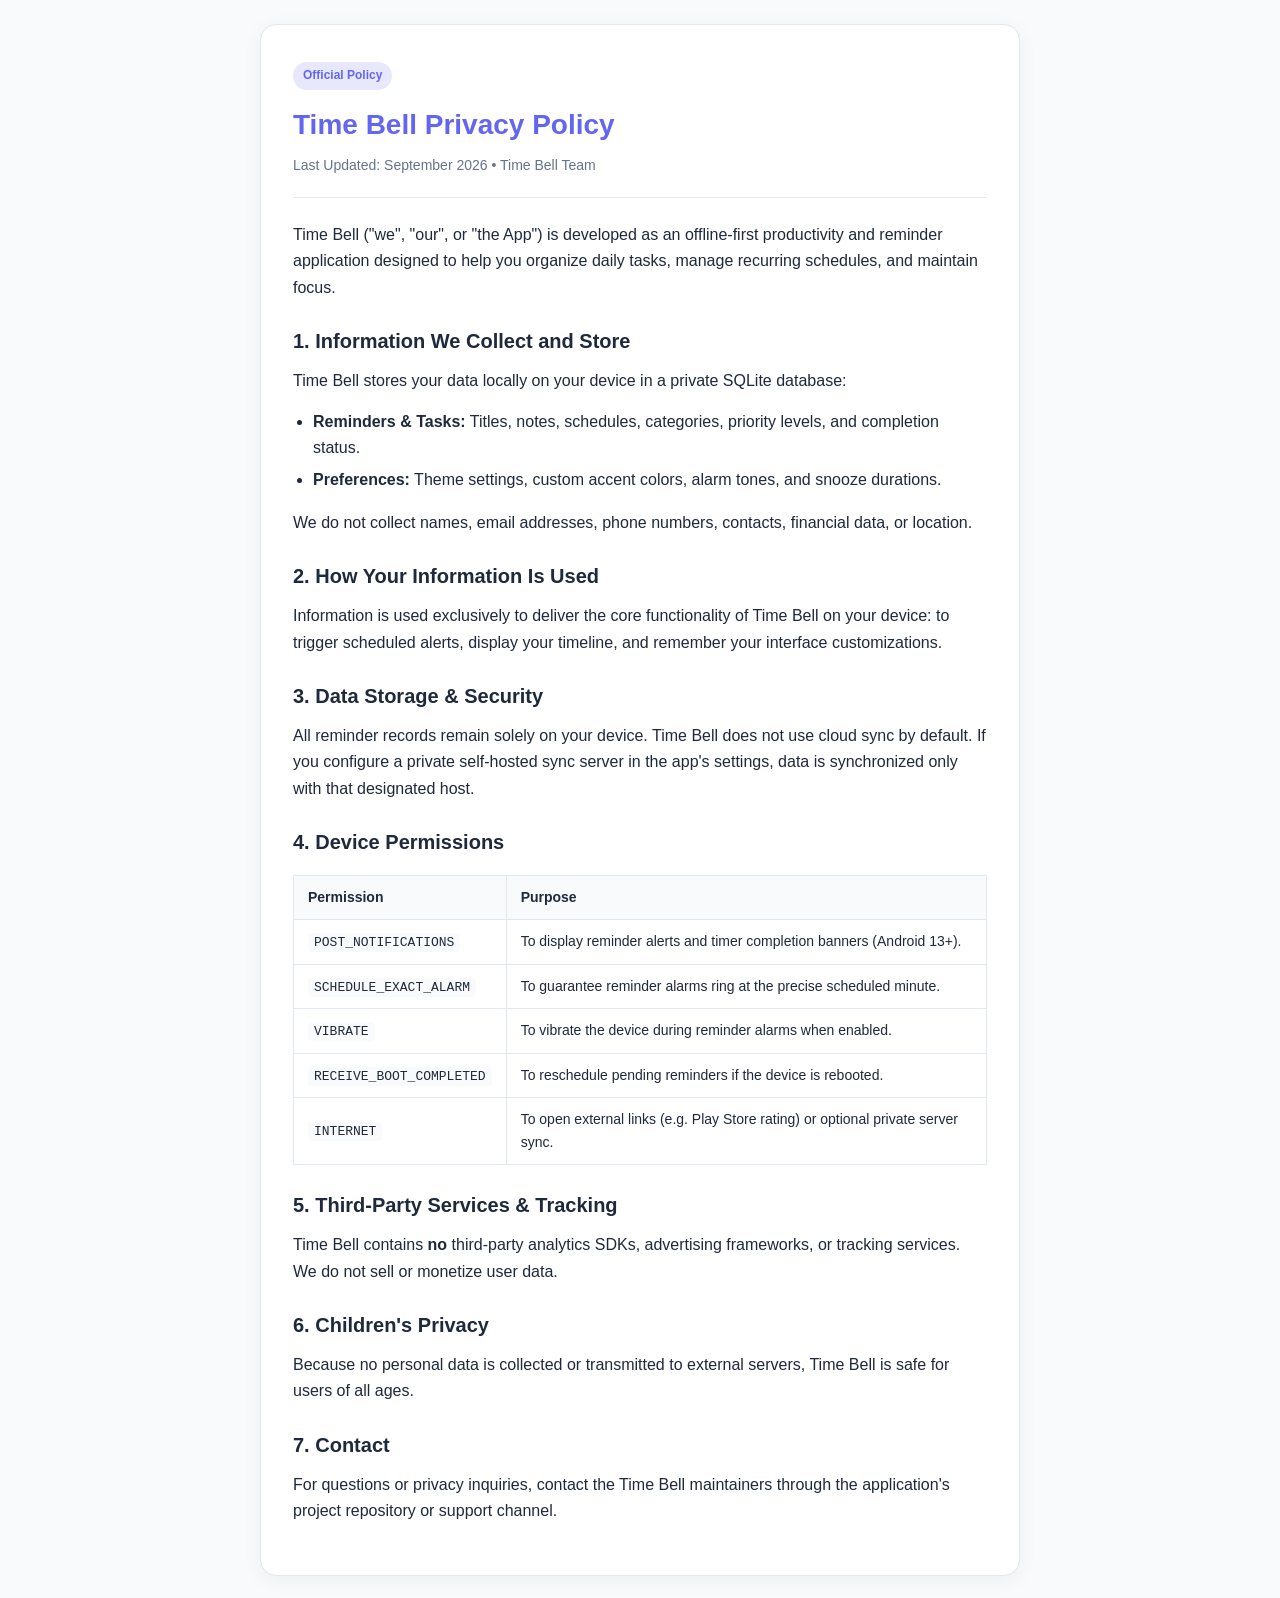
<file: docs/privacy_policy.html>
<!DOCTYPE html>
<html lang="en">
<head>
  <meta charset="UTF-8">
  <meta name="viewport" content="width=device-width, initial-scale=1.0">
  <title>Privacy Policy - Time Bell</title>
  <style>
    :root {
      --primary: #6366F1;
      --bg: #F8FAFC;
      --card-bg: #FFFFFF;
      --text: #1E293B;
      --text-muted: #64748B;
      --border: #E2E8F0;
    }
    @media (prefers-color-scheme: dark) {
      :root {
        --primary: #818CF8;
        --bg: #0F172A;
        --card-bg: #1E293B;
        --text: #F1F5F9;
        --text-muted: #94A3B8;
        --border: #334155;
      }
    }
    * {
      box-sizing: border-box;
      margin: 0;
      padding: 0;
    }
    body {
      font-family: -apple-system, BlinkMacSystemFont, "Segoe UI", Roboto, Helvetica, Arial, sans-serif;
      background-color: var(--bg);
      color: var(--text);
      line-height: 1.65;
      padding: 24px 16px;
    }
    .container {
      max-width: 760px;
      margin: 0 auto;
      background: var(--card-bg);
      padding: 36px 32px;
      border-radius: 16px;
      border: 1px solid var(--border);
      box-shadow: 0 4px 20px rgba(0,0,0,0.05);
    }
    .header {
      border-bottom: 1px solid var(--border);
      padding-bottom: 20px;
      margin-bottom: 24px;
    }
    h1 {
      font-size: 28px;
      color: var(--primary);
      margin-bottom: 6px;
    }
    .updated {
      font-size: 14px;
      color: var(--text-muted);
    }
    h2 {
      font-size: 20px;
      margin: 24px 0 10px;
      color: var(--text);
    }
    p {
      margin-bottom: 14px;
      color: var(--text);
    }
    ul {
      margin: 10px 0 16px 20px;
    }
    li {
      margin-bottom: 6px;
    }
    table {
      width: 100%;
      border-collapse: collapse;
      margin: 16px 0;
    }
    th, td {
      border: 1px solid var(--border);
      padding: 10px 14px;
      text-align: left;
      font-size: 14px;
    }
    th {
      background: var(--bg);
      font-weight: 600;
    }
    code {
      background: var(--bg);
      padding: 2px 6px;
      border-radius: 4px;
      font-family: monospace;
      font-size: 13px;
    }
    .badge {
      display: inline-block;
      background: rgba(99, 102, 241, 0.15);
      color: var(--primary);
      padding: 4px 10px;
      border-radius: 20px;
      font-size: 12px;
      font-weight: 600;
      margin-bottom: 12px;
    }
  </style>
</head>
<body>
  <div class="container">
    <div class="header">
      <div class="badge">Official Policy</div>
      <h1>Time Bell Privacy Policy</h1>
      <div class="updated">Last Updated: September 2026 &bull; Time Bell Team</div>
    </div>

    <p>Time Bell ("we", "our", or "the App") is developed as an offline-first productivity and reminder application designed to help you organize daily tasks, manage recurring schedules, and maintain focus.</p>

    <h2>1. Information We Collect and Store</h2>
    <p>Time Bell stores your data locally on your device in a private SQLite database:</p>
    <ul>
      <li><strong>Reminders & Tasks:</strong> Titles, notes, schedules, categories, priority levels, and completion status.</li>
      <li><strong>Preferences:</strong> Theme settings, custom accent colors, alarm tones, and snooze durations.</li>
    </ul>
    <p>We do not collect names, email addresses, phone numbers, contacts, financial data, or location.</p>

    <h2>2. How Your Information Is Used</h2>
    <p>Information is used exclusively to deliver the core functionality of Time Bell on your device: to trigger scheduled alerts, display your timeline, and remember your interface customizations.</p>

    <h2>3. Data Storage & Security</h2>
    <p>All reminder records remain solely on your device. Time Bell does not use cloud sync by default. If you configure a private self-hosted sync server in the app's settings, data is synchronized only with that designated host.</p>

    <h2>4. Device Permissions</h2>
    <table>
      <thead>
        <tr>
          <th>Permission</th>
          <th>Purpose</th>
        </tr>
      </thead>
      <tbody>
        <tr>
          <td><code>POST_NOTIFICATIONS</code></td>
          <td>To display reminder alerts and timer completion banners (Android 13+).</td>
        </tr>
        <tr>
          <td><code>SCHEDULE_EXACT_ALARM</code></td>
          <td>To guarantee reminder alarms ring at the precise scheduled minute.</td>
        </tr>
        <tr>
          <td><code>VIBRATE</code></td>
          <td>To vibrate the device during reminder alarms when enabled.</td>
        </tr>
        <tr>
          <td><code>RECEIVE_BOOT_COMPLETED</code></td>
          <td>To reschedule pending reminders if the device is rebooted.</td>
        </tr>
        <tr>
          <td><code>INTERNET</code></td>
          <td>To open external links (e.g. Play Store rating) or optional private server sync.</td>
        </tr>
      </tbody>
    </table>

    <h2>5. Third-Party Services & Tracking</h2>
    <p>Time Bell contains <strong>no</strong> third-party analytics SDKs, advertising frameworks, or tracking services. We do not sell or monetize user data.</p>

    <h2>6. Children's Privacy</h2>
    <p>Because no personal data is collected or transmitted to external servers, Time Bell is safe for users of all ages.</p>

    <h2>7. Contact</h2>
    <p>For questions or privacy inquiries, contact the Time Bell maintainers through the application's project repository or support channel.</p>
  </div>
</body>
</html>
</file>
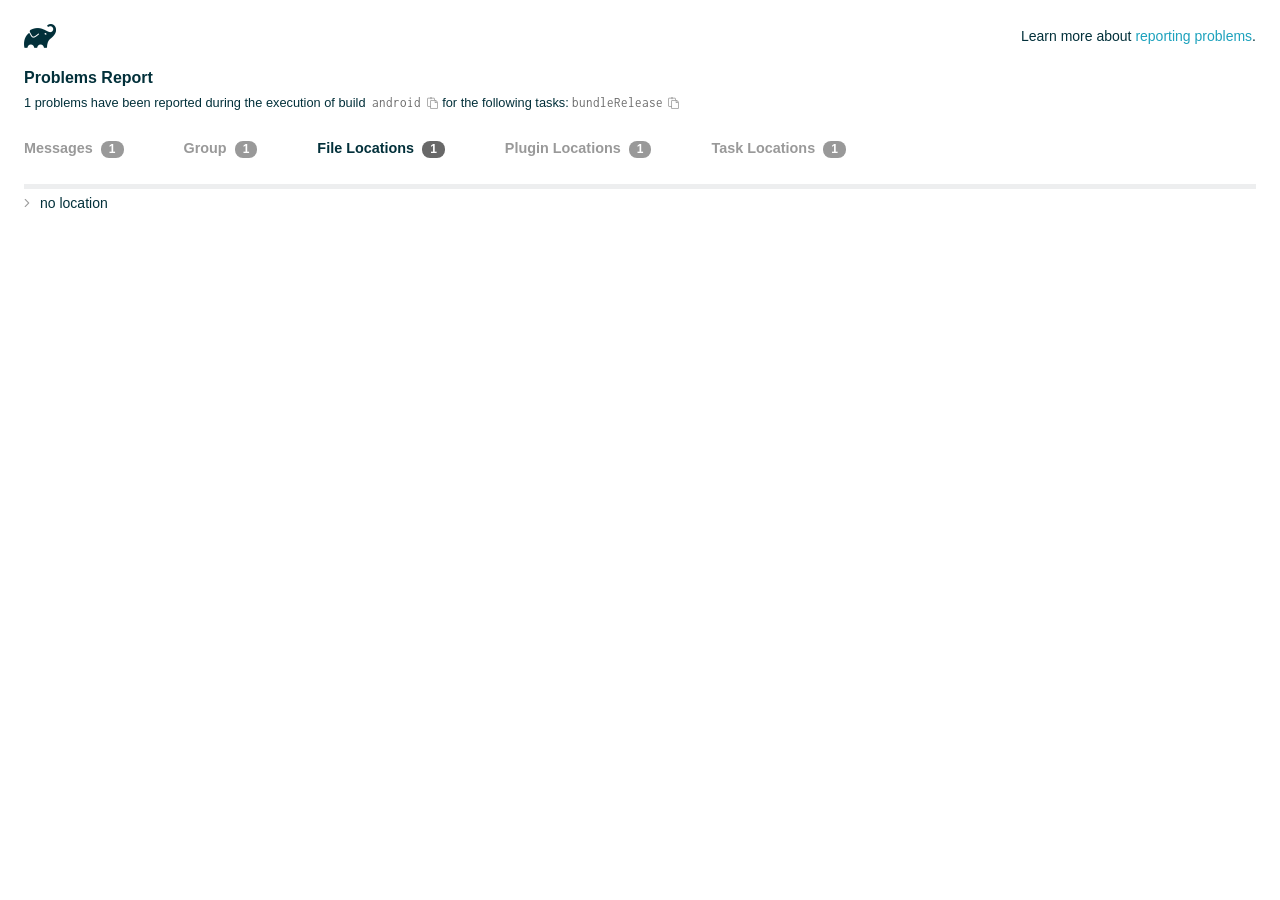
<file: Mobileapp/android/build/reports/problems/problems-report.html>
<!DOCTYPE html>

<html lang="en">
<head>
    <!-- Required meta tags -->
    <meta charset="utf-8">
    <meta name="viewport" content="width=device-width, initial-scale=1, shrink-to-fit=no">

                    <style type="text/css">
                /*! normalize.css v7.0.0 | MIT License | github.com/necolas/normalize.css */
html {
    line-height: 1.15;
    -ms-text-size-adjust: 100%;
    -webkit-text-size-adjust: 100%
}

body {
    margin: 0
}

article, aside, footer, header, nav, section {
    display: block
}

h1 {
    font-size: 2em;
    margin: .67em 0
}

figcaption, figure, main {
    display: block
}

figure {
    margin: 1em 40px
}

hr {
    box-sizing: content-box;
    height: 0;
    overflow: visible
}

pre {
    font-family: monospace, monospace;
    font-size: 1em
}

a {
    background-color: transparent;
    -webkit-text-decoration-skip: objects
}

abbr[title] {
    border-bottom: none;
    text-decoration: underline;
    text-decoration: underline dotted
}

b, strong {
    font-weight: inherit
}

b, strong {
    font-weight: bolder
}

code, kbd, samp {
    font-family: monospace, monospace;
    font-size: 1em
}

dfn {
    font-style: italic
}

mark {
    background-color: #ff0;
    color: #000
}

small {
    font-size: 80%
}

sub, sup {
    font-size: 75%;
    line-height: 0;
    position: relative;
    vertical-align: baseline
}

sub {
    bottom: -.25em
}

sup {
    top: -.5em
}

audio, video {
    display: inline-block
}

audio:not([controls]) {
    display: none;
    height: 0
}

img {
    border-style: none
}

svg:not(:root) {
    overflow: hidden
}

button, input, optgroup, select, textarea {
    font-family: sans-serif;
    font-size: 100%;
    line-height: 1.15;
    margin: 0
}

button, input {
    overflow: visible
}

button, select {
    text-transform: none
}

[type=reset], [type=submit], button, html [type=button] {
    -webkit-appearance: button
}

[type=button]::-moz-focus-inner, [type=reset]::-moz-focus-inner, [type=submit]::-moz-focus-inner, button::-moz-focus-inner {
    border-style: none;
    padding: 0
}

[type=button]:-moz-focusring, [type=reset]:-moz-focusring, [type=submit]:-moz-focusring, button:-moz-focusring {
    outline: 1px dotted ButtonText
}

fieldset {
    padding: .35em .75em .625em
}

legend {
    box-sizing: border-box;
    color: inherit;
    display: table;
    max-width: 100%;
    padding: 0;
    white-space: normal
}

progress {
    display: inline-block;
    vertical-align: baseline
}

textarea {
    overflow: auto
}

[type=checkbox], [type=radio] {
    box-sizing: border-box;
    padding: 0
}

[type=number]::-webkit-inner-spin-button, [type=number]::-webkit-outer-spin-button {
    height: auto
}

[type=search] {
    -webkit-appearance: textfield;
    outline-offset: -2px
}

[type=search]::-webkit-search-cancel-button, [type=search]::-webkit-search-decoration {
    -webkit-appearance: none
}

::-webkit-file-upload-button {
    -webkit-appearance: button;
    font: inherit
}

details, menu {
    display: block
}

summary {
    display: list-item
}

canvas {
    display: inline-block
}

template {
    display: none
}

[hidden] {
    display: none
}

/* configuration cache styles */

.report-wrapper {
    margin: 0;
    padding: 0 24px;
}

.gradle-logo {
    width: 32px;
    height: 24px;
    background-image: url("[data-uri]");
    background-size: contain;
}

.header {
    display: flex;
    flex-wrap: wrap;
    top: 0;
    left: 0;
    width: 100%;
    padding-top: 24px;
    background-color: white;
}

.learn-more {
    margin-left: auto;
    align-self: center;
    font-size: 0.875rem;
    font-weight: normal;
}

.title {
    display: flex;
    align-items: center;
    padding: 18px 0 24px 0;
    flex: 1 0 100%;
}

.content {
    font-size: 0.875rem;
    white-space: nowrap;
}

.content ol:first-of-type {
    margin: 0;
}

.tree-btn {
    cursor: pointer;
    display: inline-block;
    width: 16px;
    height: 16px;
    background-size: contain;
    background-repeat: no-repeat;
    vertical-align: middle;
    margin-top: -0.2em;
}

.tree-btn.collapsed {
    background-image: url('data:image/svg+xml;utf8,<svg xmlns="http://www.w3.org/2000/svg" viewBox="0 0 192 512"><path d="M166.9 264.5l-117.8 116c-4.7 4.7-12.3 4.7-17 0l-7.1-7.1c-4.7-4.7-4.7-12.3 0-17L127.3 256 25.1 155.6c-4.7-4.7-4.7-12.3 0-17l7.1-7.1c4.7-4.7 12.3-4.7 17 0l117.8 116c4.6 4.7 4.6 12.3-.1 17z" fill="%23999999" stroke="%23999999"/></svg>');
}

.tree-btn.expanded {
    background-image: url('data:image/svg+xml;utf8,<svg xmlns="http://www.w3.org/2000/svg" viewBox="0 0 256 512"><path d="M119.5 326.9L3.5 209.1c-4.7-4.7-4.7-12.3 0-17l7.1-7.1c4.7-4.7 12.3-4.7 17 0L128 287.3l100.4-102.2c4.7-4.7 12.3-4.7 17 0l7.1 7.1c4.7 4.7 4.7 12.3 0 17L136.5 327c-4.7 4.6-12.3 4.6-17-.1z" fill="%23999999" stroke="%23999999"/></svg>');
}

ul .tree-btn {
    margin-right: 3px;
}

.leaf-icon {
    display: inline-block;
    width: 16px;
    height: 16px;
    background-image: url('data:image/svg+xml;utf8,<svg xmlns="http://www.w3.org/2000/svg" viewBox="0 0 256 512"><path d="M32 256 H224" stroke="%23999999" stroke-width="48" stroke-linecap="round"/></svg>');
    background-size: contain;
    background-repeat: no-repeat;
    vertical-align: middle;
    margin-top: -0.2em;
}

.invisible-text {
    user-select: all; /* Allow the text to be selectable */
    color: transparent; /* Hide the text */
    text-indent: -9999px; /* Move the text out of view */
    position: relative;
    white-space: pre; /* Preserve meaningful whitespace in the invisible text for copying */
}

.text-for-copy {
    display: inline-block;
}

.enum-icon {
    display: inline-block;
    width: 16px;
    height: 16px;
    background-image: url('data:image/svg+xml;utf8,<svg xmlns="http://www.w3.org/2000/svg" viewBox="0 0 1024 1024"><circle cx="512" cy="512" r="200" /></svg>');
    background-size: contain;
    background-repeat: no-repeat;
    vertical-align: middle;
    margin-inline-start: 0.5ex;
    margin-inline-end: 0.5ex;
    margin-top: -0.2em;
}

.error-icon {
    display: inline-block;
    width: 16px;
    height: 16px;
    background-image: url('data:image/svg+xml;utf8,<svg xmlns="http://www.w3.org/2000/svg" viewBox="0 0 320 512"><path d="M193.94 256L296.5 153.44l21.15-21.15c3.12-3.12 3.12-8.19 0-11.31l-22.63-22.63c-3.12-3.12-8.19-3.12-11.31 0L160 222.06 36.29 98.34c-3.12-3.12-8.19-3.12-11.31 0L2.34 120.97c-3.12 3.12-3.12 8.19 0 11.31L126.06 256 2.34 379.71c-3.12 3.12-3.12 8.19 0 11.31l22.63 22.63c3.12 3.12 8.19 3.12 11.31 0L160 289.94 262.56 392.5l21.15 21.15c3.12 3.12 8.19 3.12 11.31 0l22.63-22.63c3.12-3.12 3.12-8.19 0-11.31L193.94 256z" fill="%23FC461E" stroke="%23FC461E"/></svg>');
    background-size: contain;
    background-repeat: no-repeat;
    vertical-align: middle;
    margin-inline-start: 0.5ex;
    margin-inline-end: 0.5ex;
    margin-top: -0.2em;
}

.advice-icon {
    display: inline-block;
    width: 16px;
    height: 16px;
    background-image: url('data:image/svg+xml;utf8,<svg width="800px" height="800px" viewBox="-4.93 0 122.88 122.88" version="1.1" id="Layer_1" xmlns="http://www.w3.org/2000/svg" xmlns:xlink="http://www.w3.org/1999/xlink"  style="enable-background:new 0 0 113.01 122.88" xml:space="preserve"><g><path d="M44.13,102.06c-1.14,0.03-2.14-0.81-2.3-1.96c-0.17-1.2,0.64-2.31,1.82-2.54c-1.3-7.37-4.85-11.43-8.6-15.72 c-2.92-3.34-5.95-6.81-8.34-11.92c-2.35-5.03-3.64-10.23-3.6-15.63c0.05-5.4,1.42-10.96,4.4-16.71c0.02-0.04,0.04-0.07,0.06-0.11 l0,0c3.91-6.62,9.38-11.04,15.47-13.52c5.11-2.09,10.66-2.8,16.1-2.3c5.42,0.5,10.73,2.2,15.37,4.94 c5.9,3.49,10.75,8.67,13.42,15.21c1.44,3.54,2.42,7.49,2.54,11.82c0.12,4.31-0.62,8.96-2.61,13.88 c-2.66,6.59-6.18,10.68-9.47,14.51c-3.03,3.53-5.85,6.81-7.42,11.84c0.89,0.21,1.59,0.94,1.73,1.9c0.17,1.24-0.7,2.39-1.94,2.56 l-0.77,0.11c-0.14,1.09-0.23,2.26-0.27,3.51l0.25-0.04c1.24-0.17,2.39,0.7,2.56,1.94c0.17,1.24-0.7,2.39-1.94,2.56l-0.78,0.11 c0.01,0.15,0.02,0.3,0.03,0.45l0,0c0.07,0.88,0.08,1.73,0.03,2.54l0.13-0.02c1.25-0.15,2.38,0.74,2.54,1.98 c0.15,1.25-0.74,2.38-1.98,2.54l-1.68,0.21c-1.2,3.11-3.34,5.48-5.87,6.94c-1.74,1.01-3.67,1.59-5.61,1.71 c-1.97,0.12-3.96-0.25-5.78-1.13c-2.08-1.02-3.94-2.71-5.29-5.14c-0.65-0.33-1.13-0.97-1.23-1.75c-0.04-0.31-0.01-0.61,0.07-0.89 c-0.39-1.16-0.68-2.43-0.87-3.83l-0.07,0.01c-1.24,0.17-2.39-0.7-2.56-1.94c-0.17-1.24,0.7-2.39,1.94-2.56l0.54-0.08 C44.19,104.32,44.18,103.16,44.13,102.06L44.13,102.06z M2.18,58.86C1.01,58.89,0.04,57.98,0,56.81c-0.04-1.17,0.88-2.14,2.05-2.18 l8.7-0.3c1.17-0.04,2.14,0.88,2.18,2.05c0.04,1.17-0.88,2.14-2.05,2.18L2.18,58.86L2.18,58.86z M110.68,50.25 c1.16-0.12,2.2,0.73,2.32,1.89c0.12,1.16-0.73,2.2-1.89,2.32l-8.66,0.91c-1.16,0.12-2.2-0.73-2.32-1.89 c-0.12-1.16,0.73-2.2,1.89-2.32L110.68,50.25L110.68,50.25z M94.91,14.78c0.65-0.97,1.96-1.23,2.93-0.58 c0.97,0.65,1.23,1.96,0.58,2.93l-4.84,7.24c-0.65,0.97-1.96,1.23-2.93,0.58c-0.97-0.65-1.23-1.96-0.58-2.93L94.91,14.78 L94.91,14.78z M57.63,2.06c0.03-1.17,1-2.09,2.16-2.06c1.17,0.03,2.09,1,2.06,2.16l-0.22,8.7c-0.03,1.17-1,2.09-2.16,2.06 c-1.17-0.03-2.09-1-2.06-2.16L57.63,2.06L57.63,2.06z M13.88,15.53c-0.86-0.8-0.9-2.14-0.11-2.99c0.8-0.86,2.14-0.9,2.99-0.11 l6.37,5.94c0.86,0.8,0.9,2.14,0.11,2.99c-0.8,0.86-2.14,0.9-2.99,0.11L13.88,15.53L13.88,15.53z M47.88,96.95l18.49-2.63 c1.59-6.7,5.05-10.73,8.8-15.08c3.08-3.58,6.36-7.4,8.76-13.34c1.76-4.35,2.41-8.43,2.31-12.19c-0.1-3.75-0.96-7.21-2.24-10.34 c-2.3-5.63-6.51-10.11-11.65-13.15c-4.11-2.43-8.8-3.94-13.59-4.37c-4.77-0.44-9.64,0.19-14.13,2.02 c-5.26,2.15-9.99,5.97-13.39,11.72c-2.64,5.12-3.86,10.02-3.9,14.73c-0.04,4.74,1.11,9.33,3.2,13.8c2.13,4.56,4.97,7.8,7.69,10.92 C42.47,83.9,46.48,88.49,47.88,96.95L47.88,96.95z M65.62,99.02l-17.27,2.45c0.05,1.1,0.07,2.25,0.05,3.47l17.05-2.42 C65.47,101.29,65.52,100.12,65.62,99.02L65.62,99.02z M48.49,109.52c0.12,0.92,0.3,1.76,0.53,2.54l16.55-2.04 c0.11-0.86,0.13-1.77,0.05-2.74l0,0l0-0.02l-0.01-0.17L48.49,109.52L48.49,109.52z M51.37,116.36c0.64,0.67,1.35,1.19,2.1,1.55 c1.15,0.56,2.42,0.79,3.67,0.72c1.29-0.08,2.57-0.47,3.74-1.15c1.1-0.64,2.09-1.53,2.88-2.65L51.37,116.36L51.37,116.36z"/></g></svg>');
    background-size: contain;
    background-repeat: no-repeat;
    vertical-align: middle;
    margin-inline-start: 0.5ex;
    margin-inline-end: 0.5ex;
    margin-top: -0.2em;
}

.warning-icon {
    display: inline-block;
    width: 13px;
    height: 13px;
    background-image: url('data:image/svg+xml;utf8,<svg xmlns="http://www.w3.org/2000/svg" viewBox="0 0 576 512"><path d="M270.2 160h35.5c3.4 0 6.1 2.8 6 6.2l-7.5 196c-.1 3.2-2.8 5.8-6 5.8h-20.5c-3.2 0-5.9-2.5-6-5.8l-7.5-196c-.1-3.4 2.6-6.2 6-6.2zM288 388c-15.5 0-28 12.5-28 28s12.5 28 28 28 28-12.5 28-28-12.5-28-28-28zm281.5 52L329.6 24c-18.4-32-64.7-32-83.2 0L6.5 440c-18.4 31.9 4.6 72 41.6 72H528c36.8 0 60-40 41.5-72zM528 480H48c-12.3 0-20-13.3-13.9-24l240-416c6.1-10.6 21.6-10.7 27.7 0l240 416c6.2 10.6-1.5 24-13.8 24z" fill="%23DEAD22" stroke="%23DEAD22"/></svg>');
    background-size: contain;
    background-repeat: no-repeat;
    vertical-align: middle;
    margin-inline-start: 0.3ex;
    margin-inline-end: 1.1ex;
    margin-top: -0.1em;
}

.documentation-button {
    cursor: pointer;
    display: inline-block;
    width: 13px;
    height: 13px;
    background-image: url('data:image/svg+xml;utf8,<svg xmlns="http://www.w3.org/2000/svg" viewBox="0 0 512 512"><path d="M256 340c-15.464 0-28 12.536-28 28s12.536 28 28 28 28-12.536 28-28-12.536-28-28-28zm7.67-24h-16c-6.627 0-12-5.373-12-12v-.381c0-70.343 77.44-63.619 77.44-107.408 0-20.016-17.761-40.211-57.44-40.211-29.144 0-44.265 9.649-59.211 28.692-3.908 4.98-11.054 5.995-16.248 2.376l-13.134-9.15c-5.625-3.919-6.86-11.771-2.645-17.177C185.658 133.514 210.842 116 255.67 116c52.32 0 97.44 29.751 97.44 80.211 0 67.414-77.44 63.849-77.44 107.408V304c0 6.627-5.373 12-12 12zM256 40c118.621 0 216 96.075 216 216 0 119.291-96.61 216-216 216-119.244 0-216-96.562-216-216 0-119.203 96.602-216 216-216m0-32C119.043 8 8 119.083 8 256c0 136.997 111.043 248 248 248s248-111.003 248-248C504 119.083 392.957 8 256 8z" fill="%23999999" stroke="%23999999"/></svg>');
    background-size: contain;
    background-repeat: no-repeat;
    vertical-align: middle;
    margin-inline-start: 0.5ex;
    margin-inline-end: 0.5ex;
    margin-top: -0.2em;
}

.documentation-button::selection {
    color: transparent;
}

.documentation-button:hover {
    color: transparent;
}

.copy-button {
    cursor: pointer;
    display: inline-block;
    width: 12px;
    height: 12px;
    background-image: url('data:image/svg+xml;utf8,<svg xmlns="http://www.w3.org/2000/svg" viewBox="0 0 448 512"><path d="M433.941 193.941l-51.882-51.882A48 48 0 0 0 348.118 128H320V80c0-26.51-21.49-48-48-48h-66.752C198.643 13.377 180.858 0 160 0s-38.643 13.377-45.248 32H48C21.49 32 0 53.49 0 80v288c0 26.51 21.49 48 48 48h80v48c0 26.51 21.49 48 48 48h224c26.51 0 48-21.49 48-48V227.882a48 48 0 0 0-14.059-33.941zm-22.627 22.627a15.888 15.888 0 0 1 4.195 7.432H352v-63.509a15.88 15.88 0 0 1 7.431 4.195l51.883 51.882zM160 30c9.941 0 18 8.059 18 18s-8.059 18-18 18-18-8.059-18-18 8.059-18 18-18zM48 384c-8.822 0-16-7.178-16-16V80c0-8.822 7.178-16 16-16h66.752c6.605 18.623 24.389 32 45.248 32s38.643-13.377 45.248-32H272c8.822 0 16 7.178 16 16v48H176c-26.51 0-48 21.49-48 48v208H48zm352 96H176c-8.822 0-16-7.178-16-16V176c0-8.822 7.178-16 16-16h144v72c0 13.2 10.8 24 24 24h72v208c0 8.822-7.178 16-16 16z" fill="%23999999" stroke="%23999999"/></svg>');
    background-size: contain;
    background-repeat: no-repeat;
    vertical-align: middle;
    margin-inline-start: 0.5ex;
    margin-top: -0.2em;
}

.groups{
    display: flex;
    border-bottom: 1px solid #EDEEEF;
    flex: 1 0 100%;
}

.uncategorized {
    display: flex;
    border-top: 4px solid #EDEEEF;
    flex: 1 0 100%;
}

.group-selector {
    padding: 0 52px 24px 0;
    font-size: 0.9rem;
    font-weight: bold;
    color: #999999;
    cursor: pointer;
}

.group-selector__count {
    margin: 0 8px;
    border-radius: 8px;
    background-color: #999;
    color: #fff;
    padding: 1px 8px 2px;
    font-size: 0.75rem;
}

.group-selector--active {
    color: #02303A;
    cursor: auto;
}

.group-selector--active .group-selector__count {
    background-color: #686868;
}

.group-selector--disabled {
    cursor: not-allowed;
}

.accordion-header {
    cursor: pointer;
}

.container {
    padding-left: 0.5em;
    padding-right: 0.5em;
}

.stacktrace {
    border-radius: 4px;
    overflow-x: auto;
    padding: 0.5rem;
    margin-bottom: 0;
    min-width: 1000px;
}

/* Lato (bold, regular) */
@font-face {
    font-display: swap;
    font-family: Lato;
    font-weight: 500;
    font-style: normal;
    src: url("https://assets.gradle.com/lato/fonts/lato-semibold/lato-semibold.woff2") format("woff2"),
    url("https://assets.gradle.com/lato/fonts/lato-semibold/lato-semibold.woff") format("woff");
}

@font-face {
    font-display: swap;
    font-family: Lato;
    font-weight: bold;
    font-style: normal;
    src: url("https://assets.gradle.com/lato/fonts/lato-bold/lato-bold.woff2") format("woff2"),
    url("https://assets.gradle.com/lato/fonts/lato-bold/lato-bold.woff") format("woff");
}

* {
    -webkit-box-sizing: border-box;
    -moz-box-sizing: border-box;
    box-sizing: border-box;
}

html,
body {
    margin: 0;
    padding: 0;
}

html {
    font-family: "Lato", "Helvetica Neue", Arial, sans-serif;
    font-size: 16px;
    font-weight: 400;
    line-height: 1.5;
}

body {
    color: #02303A;
    background-color: #ffffff;
    -webkit-text-size-adjust: 100%;
    -ms-text-size-adjust: 100%;
    -webkit-font-smoothing: antialiased;
}


/* typography */
h1, h2, h3, h4, h5, h6 {
    color: #02303A;
    text-rendering: optimizeLegibility;
    margin: 0;
}

h1 {
    font-size: 1rem;
}

h2 {
    font-size: 0.9rem;
}

h3 {
    font-size: 1.125rem;
}

h4, h5, h6 {
    font-size: 0.875rem;
}

h1 code {
    font-weight: bold;
}

ul, ol, dl {
    list-style-position: outside;
    line-height: 1.6;
    padding: 0;
    margin: 0 0 0 20px;
    list-style-type: none;
}

li {
    line-height: 2;
}

a {
    color: #1DA2BD;
    text-decoration: none;
    transition: all 0.3s ease, visibility 0s;
}

a:hover {
    color: #35c1e4;
}

/* code */
code, pre {
    font-family: Inconsolata, Monaco, "Courier New", monospace;
    font-style: normal;
    font-variant-ligatures: normal;
    font-variant-caps: normal;
    font-variant-numeric: normal;
    font-variant-east-asian: normal;
    font-weight: normal;
    font-stretch: normal;
    color: #686868;
}

*:not(pre) > code {
    letter-spacing: 0;
    padding: 0.1em 0.5ex;
    text-rendering: optimizeSpeed;
    word-spacing: -0.15em;
    word-wrap: break-word;
}

pre {
    font-size: 0.75rem;
    line-height: 1.8;
    margin-top: 0;
    margin-bottom: 1.5em;
    padding: 1rem;
}

pre code {
    background-color: transparent;
    color: inherit;
    line-height: 1.8;
    font-size: 100%;
    padding: 0;
}

a code {
    color: #1BA8CB;
}

pre.code, pre.programlisting, pre.screen, pre.tt {
    background-color: #f7f7f8;
    border-radius: 4px;
    font-size: 1em;
    line-height: 1.45;
    margin-bottom: 1.25em;
    overflow-x: auto;
    padding: 1rem;
}

li em, p em {
    padding: 0 1px;
}

code em, tt em {
    text-decoration: none;
}

code + .copy-button {
    margin-inline-start: 0.2ex;
}

.java-exception {
    font-size: 0.75rem;
    padding-left: 24px;
}

.java-exception ul {
    margin: 0;
    line-height: inherit;
}

.java-exception code {
    white-space: pre;
}

.java-exception-part-toggle {
    user-select: none;
    cursor: pointer;
    border-radius: 2px;
    padding: 0.1em 0.2em;
    background: azure;
    color: #686868;
}

                </style>
    <!-- Inconsolata is used as a default monospace font in the report. -->
    <link rel="stylesheet" href="https://fonts.googleapis.com/css?family=Inconsolata:400,700" />

    <title>Gradle Configuration Cache</title>
</head>
<body>

<div id="playground"></div>

<div class="report" id="report">
    Loading...
</div>

<script type="text/javascript">
function configurationCacheProblems() { return (
// begin-report-data
{"diagnostics":[{"locations":[{"pluginId":"kotlin-android"}],"problem":[{"text":"Deprecated 'org.jetbrains.kotlin.android' plugin usage"}],"severity":"WARNING","problemDetails":[{"text":"The 'org.jetbrains.kotlin.android' plugin in project ':app' is no longer required for Kotlin support since AGP 9.0."}],"contextualLabel":"Deprecated 'org.jetbrains.kotlin.android' plugin usage","documentationLink":"https://kotl.in/gradle/agp-built-in-kotlin","problemId":[{"name":"kgp:deprecation","displayName":"Kotlin Gradle Plugin Deprecation"},{"name":"kotlin","displayName":"Kotlin"},{"name":"deprecated-kotlin-android-plugin","displayName":"Deprecated 'org.jetbrains.kotlin.android' plugin usage"}],"solutions":[[{"text":"Remove both `android.builtInKotlin=true` and `android.newDsl=false` from `gradle.properties`, then migrate to built-in Kotlin."}]]}],"problemsReport":{"totalProblemCount":1,"buildName":"android","requestedTasks":"bundleRelease","documentationLink":"https://docs.gradle.org/9.3.1/userguide/reporting_problems.html","documentationLinkCaption":"Problem report","summaries":[]}}
// end-report-data
);}
</script>
                <script type="text/javascript">
                !function(n,t){"object"==typeof exports&&"object"==typeof module?module.exports=t():"function"==typeof define&&define.amd?define([],t):"object"==typeof exports?exports["configuration-cache-report"]=t():n["configuration-cache-report"]=t()}(globalThis,()=>{return void 0===Math.imul&&(Math.imul=function(n,t){return(4294901760&n)*(65535&t)+(65535&n)*(0|t)|0}),void 0===ArrayBuffer.isView&&(ArrayBuffer.isView=function(n){return null!=n&&null!=n.__proto__&&n.__proto__.__proto__===Int8Array.prototype.__proto__}),void 0===Array.prototype.fill&&Object.defineProperty(Array.prototype,"fill",{value:function(n){if(null==this)throw new TypeError("this is null or not defined");for(var t=Object(this),r=t.length>>>0,i=0|arguments[1],e=i<0?Math.max(r+i,0):Math.min(i,r),u=arguments[2],o=void 0===u?r:0|u,a=o<0?Math.max(r+o,0):Math.min(o,r);e<a;)t[e]=n,e++;return t}}),[Int8Array,Int16Array,Uint16Array,Int32Array,Float32Array,Float64Array].forEach(function(n){void 0===n.prototype.fill&&Object.defineProperty(n.prototype,"fill",{value:Array.prototype.fill})}),void 0===Math.clz32&&(Math.clz32=(n=Math.log,t=Math.LN2,function(r){var i=r>>>0;return 0===i?32:31-(n(i)/t|0)|0})),globalThis["org.gradle.buildtool.internal:configuration-cache-report"]=function(n){"use strict";var t,r,i,e,u,o,a,f,s,c,h,l,_,v,g,d,w,b,m,p,k,y,q,j,B,C,x,P,S,I,z,T,L,E,M,N,A,F,D,O,R,H,$,G,U,Q,V,W,Y,K,Z,J,X,nn,tn,rn,en,un,on,an,fn,sn,cn,hn,ln,_n,vn,gn,dn,wn,bn,mn,pn,kn,yn,qn,jn,Bn,Cn,xn,Pn,Sn,In,zn,Tn,Ln=Math.imul,En=ArrayBuffer.isView,Mn=Math.clz32;function Nn(){}function An(){}function Fn(){}function Dn(n,t){if(!(t>=0))throw ue($t("Requested element count "+t+" is less than zero."));return function(n,t){if(!(t>=0))throw ue($t("Requested element count "+t+" is less than zero."));if(0===t)return ou();if(t>=n.length)return function(n){switch(n.length){case 0:return ou();case 1:return $r(n[0]);default:return function(n){return oi(function(n,t){return new hu(n,t=t!==b&&t)}(n))}(n)}}(n);if(1===t)return $r(n[0]);var r=0,i=ui(t),e=0,u=n.length;n:for(;e<u;){var o=n[e];if(e=e+1|0,i.h(o),(r=r+1|0)===t)break n}return i}(n,tt(n.length-t|0,0))}function On(n,t,r,i,e,u,o){return t=t===b?", ":t,r=r===b?"":r,i=i===b?"":i,e=e===b?-1:e,u=u===b?"...":u,o=o===b?null:o,function(n,t,r,i,e,u,o,a){r=r===b?", ":r,i=i===b?"":i,e=e===b?"":e,u=u===b?-1:u,o=o===b?"...":o,a=a===b?null:a,t.i(i);var f=0,s=0,c=n.length;n:for(;s<c;){var h=n[s];if(s=s+1|0,(f=f+1|0)>1&&t.i(r),!(u<0||f<=u))break n;Tu(t,h,a)}return u>=0&&f>u&&t.i(o),t.i(e),t}(n,Le(),t,r,i,e,u,o).toString()}function Rn(n){return n.length-1|0}function Hn(n,t,r,i,e,u,o){return t=t===b?", ":t,r=r===b?"":r,i=i===b?"":i,e=e===b?-1:e,u=u===b?"...":u,o=o===b?null:o,$n(n,Le(),t,r,i,e,u,o).toString()}function $n(n,t,r,i,e,u,o,a){r=r===b?", ":r,i=i===b?"":i,e=e===b?"":e,u=u===b?-1:u,o=o===b?"...":o,a=a===b?null:a,t.i(i);var f=0,s=n.j();n:for(;s.k();){var c=s.l();if((f=f+1|0)>1&&t.i(r),!(u<0||f<=u))break n;Tu(t,c,a)}return u>=0&&f>u&&t.i(o),t.i(e),t}function Gn(n){return new nt(n)}function Un(n){if(n.m())throw we("List is empty.");return n.n(0)}function Qn(n){if(zr(n,vt)){var t;switch(n.o()){case 0:t=ou();break;case 1:t=$r(zr(n,_t)?n.n(0):n.j().l());break;default:t=Vn(n)}return t}return au(Zn(n))}function Vn(n){return oi(n)}function Wn(n){if(zr(n,vt)&&n.o()<=1)return Qn(n);var t=Zn(n);return function(n){var t=(n.o()/2|0)-1|0;if(t<0)return k;var r=fu(n),i=0;if(i<=t)do{var e=i;i=i+1|0;var u=n.n(e);n.z1(e,n.n(r)),n.z1(r,u),r=r-1|0}while(e!==t)}(t),t}function Yn(n,t){if(!(t>=0))throw ue($t("Requested element count "+t+" is less than zero."));return function(n,t){if(!(t>=0))throw ue($t("Requested element count "+t+" is less than zero."));if(0===t)return ou();if(zr(n,vt)){if(t>=n.o())return Qn(n);if(1===t)return $r(function(n){if(zr(n,_t))return Un(n);var t=n.j();if(!t.k())throw we("Collection is empty.");return t.l()}(n))}var r=0,i=ui(t),e=n.j();n:for(;e.k();){var u=e.l();if(i.h(u),(r=r+1|0)===t)break n}return au(i)}(n,tt(n.o()-t|0,0))}function Kn(n,t){if(!(t>=0))throw ue($t("Requested element count "+t+" is less than zero."));if(0===t)return ou();var r=n.o();if(t>=r)return Qn(n);if(1===t)return $r(Jn(n));var i=ui(t);if(zr(n,Yi)){var e=r-t|0;if(e<r)do{var u=e;e=e+1|0,i.h(n.n(u))}while(e<r)}else for(var o=n.p(r-t|0);o.k();){var a=o.l();i.h(a)}return i}function Zn(n){return zr(n,vt)?Vn(n):Xn(n,ei())}function Jn(n){if(n.m())throw we("List is empty.");return n.n(fu(n))}function Xn(n,t){for(var r=n.j();r.k();){var i=r.l();t.h(i)}return t}function nt(n){this.r_1=n}function tt(n,t){return n<t?t:n}function rt(n,t){return n>t?t:n}function it(n,t){return E.u(n,t,-1)}function et(n,t){return new bu(n,t)}function ut(n){var t=n.j();if(!t.k())return ou();var r=t.l();if(!t.k())return $r(r);var i=ei();for(i.h(r);t.k();)i.h(t.l());return i}function ot(n){this.v_1=n}function at(n,t){this.w_1=n,this.x_1=t}function ft(n){return n}function st(n,t){return n-t|0}function ct(n){return n}function ht(n){return String.fromCharCode(n)}function lt(){}function _t(){}function vt(){}function gt(){}function dt(){}function wt(){}function bt(){}function mt(n,t){this.g1_1=n,this.h1_1=t}function pt(n){var t=null==n?null:$t(n);return null==t?"null":t}function kt(){t=this,this.j1_1=new yt(0,-2147483648),this.k1_1=new yt(-1,2147483647),this.l1_1=8,this.m1_1=64}function yt(n,r){null==t&&new kt,Fn.call(this),this.n1_1=n,this.o1_1=r}function qt(n){var t=n>>5,r=new Int32Array(t+1|0),i=1<<(31&n);return r[t]=r[t]|i,r}function jt(){}function Bt(n){this.y1_1=n,this.x1_1=0}function Ct(){return It(),r}function xt(){return It(),i}function Pt(){return It(),e}function St(){return It(),u}function It(){a||(a=!0,r=new ArrayBuffer(8),i=new Float64Array(Ct()),new Float32Array(Ct()),e=new Int32Array(Ct()),xt()[0]=-1,u=0!==Pt()[0]?1:0,o=1-St()|0)}function zt(n,t){return Tt(n)?Lt(n,t):n.b(t)}function Tt(n){return"string"==typeof n}function Lt(n,t){return n.charCodeAt(t)}function Et(n){return Tt(n)?n.length:n.a()}function Mt(n,t,r){return Tt(n)?Re(n,t,r):n.c(t,r)}function Nt(n){return $t(n)}function At(n,t){var r;switch(typeof n){case"number":r="number"==typeof t?Ft(n,t):t instanceof yt?Ft(n,t.v1()):Dt(n,t);break;case"string":case"boolean":r=Dt(n,t);break;default:r=function(n,t){return n.d(t)}(n,t)}return r}function Ft(n,t){var r;if(n<t)r=-1;else if(n>t)r=1;else if(n===t){var i;if(0!==n)i=0;else{var e=1/n;i=e===1/t?0:e<0?-1:1}r=i}else r=n!=n?t!=t?0:1:-1;return r}function Dt(n,t){return n<t?-1:n>t?1:0}function Ot(n){if(!("kotlinHashCodeValue$"in n)){var t=Rt(),r=new Object;r.value=t,r.enumerable=!1,Object.defineProperty(n,"kotlinHashCodeValue$",r)}return n.kotlinHashCodeValue$}function Rt(){return 4294967296*Math.random()|0}function Ht(n){return n=n===b?null:n,Object.create(n)}function $t(n){return null==n?"null":function(n){return t=n,Array.isArray(t)||En(n);var t}(n)?"[...]":"function"!=typeof n.toString?function(n){return Object.prototype.toString.call(n)}(n):n.toString()}function Gt(n){if(null==n)return 0;var t,r=typeof n;switch(r){case"object":t="function"==typeof n.hashCode?n.hashCode():Ot(n);break;case"function":t=Ot(n);break;case"number":t=function(n){return It(),(0|n)===n?Sr(n):(xt()[0]=n,Ln(Pt()[(It(),o)],31)+Pt()[St()]|0)}(n);break;case"boolean":t=Ut(n);break;case"string":t=Qt(String(n));break;case"bigint":t=function(n){for(var t=BigInt(32),r=BigInt(4294967295),i=n<0?-n:n,e=0,u=n<0?-1:1;0!=i;){var o=Number(i&r);e=Ln(31,e)+o|0,i>>=t}return Ln(e,u)}(n);break;case"symbol":t=function(n){var t,r=(t=n,Symbol.keyFor(t)!=b?(f===b&&(f=new Map),f):(s===b&&(s=new WeakMap),s)),i=r.get(n);if(i!==b)return i;var e=Rt();return r.set(n,e),e}(n);break;default:t=function(){throw new Error("Unexpected typeof `"+r+"`")}()}return t}function Ut(n){return n?1231:1237}function Qt(n){var t=0,r=0,i=n.length-1|0;if(r<=i)do{var e=r;r=r+1|0;var u=n.charCodeAt(e);t=Ln(t,31)+u|0}while(e!==i);return t}function Vt(n,t){return null==n?null==t:null!=t&&("object"==typeof n&&"function"==typeof n.equals?n.equals(t):n!=n?t!=t:"number"==typeof n&&"number"==typeof t?n===t&&(0!==n||1/n==1/t):n===t)}function Wt(n,t){null!=Error.captureStackTrace?Error.captureStackTrace(n,t):n.stack=(new Error).stack}function Yt(n){return n.prototype}function Kt(n){return n===b}function Zt(n,t,r){Jt(n,"message",function(n,t){var r;if(Kt(n)){var i;if(Kt(t))i=n;else{var e=null==t?null:t.toString();i=null==e?b:e}r=i}else r=null==n?b:n;return r}(t,r)),Jt(n,"cause",r),Jt(n,"name",Object.getPrototypeOf(n).constructor.name)}function Jt(n,t,r){Object.defineProperty(n,t,{configurable:!0,writable:!0,value:r})}function Xt(n){var t;return null==n?function(){throw Ce()}():t=n,t}function nr(){throw Pe()}function tr(){throw Ie()}function rr(){return qr(),c}function ir(){return qr(),h}function er(){return qr(),l}function ur(){return qr(),v}function or(){return qr(),g}function ar(n,t){if(qr(),_r(n,t))return 0;var r=gr(n),i=gr(t);return r&&!i?-1:!r&&i?1:gr(sr(n,t))?-1:1}function fr(n,t){qr();var r=n.o1_1>>>16|0,i=65535&n.o1_1,e=n.n1_1>>>16|0,u=65535&n.n1_1,o=t.o1_1>>>16|0,a=65535&t.o1_1,f=t.n1_1>>>16|0,s=0,c=0,h=0,l=0;return s=(s=s+((c=(c=c+((h=(h=h+((l=l+(u+(65535&t.n1_1)|0)|0)>>>16|0)|0)+(e+f|0)|0)>>>16|0)|0)+(i+a|0)|0)>>>16|0)|0)+(r+o|0)|0,new yt((h&=65535)<<16|(l&=65535),(s&=65535)<<16|(c&=65535))}function sr(n,t){return qr(),fr(n,t.s1())}function cr(n,t){if(qr(),dr(n))return rr();if(dr(t))return rr();if(_r(n,ur()))return wr(t)?ur():rr();if(_r(t,ur()))return wr(n)?ur():rr();if(gr(n))return gr(t)?cr(br(n),br(t)):br(cr(br(n),t));if(gr(t))return br(cr(n,br(t)));if(mr(n,or())&&mr(t,or()))return pr(hr(n)*hr(t));var r=n.o1_1>>>16|0,i=65535&n.o1_1,e=n.n1_1>>>16|0,u=65535&n.n1_1,o=t.o1_1>>>16|0,a=65535&t.o1_1,f=t.n1_1>>>16|0,s=65535&t.n1_1,c=0,h=0,l=0,_=0;return l=l+((_=_+Ln(u,s)|0)>>>16|0)|0,_&=65535,h=(h=h+((l=l+Ln(e,s)|0)>>>16|0)|0)+((l=(l&=65535)+Ln(u,f)|0)>>>16|0)|0,l&=65535,c=(c=(c=c+((h=h+Ln(i,s)|0)>>>16|0)|0)+((h=(h&=65535)+Ln(e,f)|0)>>>16|0)|0)+((h=(h&=65535)+Ln(u,a)|0)>>>16|0)|0,h&=65535,c=c+(((Ln(r,s)+Ln(i,f)|0)+Ln(e,a)|0)+Ln(u,o)|0)|0,new yt(l<<16|_,(c&=65535)<<16|h)}function hr(n){return qr(),4294967296*n.o1_1+function(n){return qr(),n.n1_1>=0?n.n1_1:4294967296+n.n1_1}(n)}function lr(n,t){if(qr(),t<2||36<t)throw ie("radix out of range: "+t);if(dr(n))return"0";if(gr(n)){if(_r(n,ur())){var r=vr(t),i=n.r1(r),e=sr(cr(i,r),n).u1();return lr(i,t)+e.toString(t)}return"-"+lr(br(n),t)}for(var u=2===t?31:t<=10?9:t<=21?7:t<=35?6:5,o=pr(Math.pow(t,u)),a=n,f="";;){var s=a.r1(o),c=sr(a,cr(s,o)).u1().toString(t);if(dr(a=s))return c+f;for(;c.length<u;)c="0"+c;f=c+f}}function _r(n,t){return qr(),n.o1_1===t.o1_1&&n.n1_1===t.n1_1}function vr(n){return qr(),new yt(n,n<0?-1:0)}function gr(n){return qr(),n.o1_1<0}function dr(n){return qr(),0===n.o1_1&&0===n.n1_1}function wr(n){return qr(),!(1&~n.n1_1)}function br(n){return qr(),n.s1()}function mr(n,t){return qr(),ar(n,t)<0}function pr(n){if(qr(),(t=n)!=t)return rr();if(n<=-0x8000000000000000)return ur();if(n+1>=0x8000000000000000)return qr(),_;if(n<0)return br(pr(-n));var t,r=4294967296;return new yt(n%r|0,n/r|0)}function kr(n,t){return qr(),ar(n,t)>0}function yr(n,t){return qr(),ar(n,t)>=0}function qr(){d||(d=!0,c=vr(0),h=vr(1),l=vr(-1),_=new yt(-1,2147483647),v=new yt(0,-2147483648),g=vr(16777216))}function jr(n,t,r,i,e,u,o,a,f){null!=e&&(t.prototype=Object.create(e.prototype),t.prototype.constructor=t);var s=function(n,t,r,i,e,u){return{kind:n,simpleName:t,associatedObjectKey:i,associatedObjects:e,suspendArity:u,$kClass$:b,defaultConstructor:r,iid:"interface"===n?(w===b&&(w=0),w=w+1|0):b}}(n,r,i,a,f,o);t.$metadata$=s,null!=u&&((Vt(s.iid,b)?t.prototype:t).$imask$=function(n){for(var t=1,r=[],i=0,e=n.length;i<e;){var u=n[i];i=i+1|0;var o=t,a=u.prototype.$imask$,f=null==a?u.$imask$:a;null!=f&&(r.push(f),o=f.length);var s=u.$metadata$.iid,c=null==s?null:qt(s);null!=c&&(r.push(c),o=Math.max(o,c.length)),o>t&&(t=o)}return function(n,t){for(var r=0,i=new Int32Array(n);r<n;){for(var e=r,u=0,o=0,a=t.length;o<a;){var f=t[o];o=o+1|0,e<f.length&&(u|=f[e])}i[e]=u,r=r+1|0}return i}(t,r)}(u))}function Br(n,t,r,i,e,u,o,a){jr("class",n,t,r,i,e,u,o,a)}function Cr(n,t,r,i,e,u,o,a){jr("object",n,t,r,i,e,u,o,a)}function xr(n,t,r,i,e,u,o,a){jr("interface",n,t,r,i,e,u,o,a)}function Pr(n,t,r,i){Cr(n,"Companion",b,t,r,i,b,b)}function Sr(n){return n instanceof yt?n.u1():function(n){return n>2147483647?2147483647:n<-2147483648?-2147483648:0|n}(n)}function Ir(n,t){return new Pu(n,t)}function zr(n,t){return function(n,t){var r=n.$imask$;return null!=r&&function(n,t){var r=t>>5;if(r>n.length)return!1;var i=1<<(31&t);return!(0===(n[r]&i))}(r,t)}(n,t.$metadata$.iid)}function Tr(n){return"string"==typeof n||zr(n,Nn)}function Lr(n){return new fi(n)}function Er(n,t,r){for(var i=new Int32Array(r),e=0,u=0,o=0,a=0,f=n.length;a<f;){var s=Lt(n,a);a=a+1|0;var c=t[ct(s)];if(u|=(31&c)<<o,c<32){var h=e;e=h+1|0,i[h]=u,u=0,o=0}else o=o+5|0}return i}function Mr(n,t){for(var r=0,i=n.length-1|0,e=-1,u=0;r<=i;)if(t>(u=n[e=(r+i|0)/2|0]))r=e+1|0;else{if(t===u)return e;i=e-1|0}return e-(t<u?1:0)|0}function Nr(){m=this;var n="ABCDEFGHIJKLMNOPQRSTUVWXYZabcdefghijklmnopqrstuvwxyz0123456789+/",t=new Int32Array(128),r=0,i=Et(n)-1|0;if(r<=i)do{var e=r;r=r+1|0,t[ct(Lt(n,e))]=e}while(r<=i);var u=Er("[base64]/DxENVNU+B9zCwBwBPPCkDPNnBPqDYY1R8B7FkFgTgwGgwUwmBgKwBuBScmEP/BPPPPPPrBP8B7F1B/ErBqC6B7BiBmBfQsBUwCw/KwqIwLwETPcPjQgJxFgBlBsD",t,222),o=new Int32Array(u.length),a=0,f=u.length-1|0;if(a<=f)do{var s=a;a=a+1|0,o[s]=0===s?u[s]:o[s-1|0]+u[s]|0}while(a<=f);this.a2_1=o,this.b2_1=Er("[base64]/BPPPPPPBPf4FrBjEhBpC3B5BKaWPrBOwCk/KsCuLqDHPbPxPsFtEaaqDL",t,222),this.c2_1=Er("[base64]//v+85BkwvoIsgoyI4yguI0whiwEowri4CoghsJowgqYowgm4DkwgsY/nwnzPowhmYkg6wI8yggZswikwHgxgmIoxgqYkwgk4DkxgmIkgoioBsgssoBgzgyI8g9gL8g9kI0wgwJoxgkoC0wgioFkw/[base64]//3q16B///q1qBH/qlqq9Bholqq9B1i00a1q10qD1op1HkwmigEigiy6Cptogq1Bixo1kDq7/j00B2qgoBWGFm1lz50B6s5q1+BGWhggzhwBFFhgk4//Bo2jigE8wguI8wguI8wgugUog1qoB4qjmIwwi2KgkYHHH4lBgiFWkgIWoghssMmz5smrBZ3q1y50B5sm7gzBtz1smzB5smz50BqzqtmzB5sgzqzBF2/9//5BowgoIwmnkzPkwgk4C8ys65BkgoqI0wgy6FghquZo2giY0ghiIsgh24B4ghsQ8QF/v1q1OFs0O8iCHHF1qggz/B8wg6Iznv+//B08QgohsjK0QGFk7hsQ4gB",t,222)}function Ar(){return null==m&&new Nr,m}function Fr(){p=this,this.d2_1=new Int32Array([170,186,688,704,736,837,890,7468,7544,7579,8305,8319,8336,8560,9424,11388,42652,42864,43e3,43868]),this.e2_1=new Int32Array([1,1,9,2,5,1,1,63,1,37,1,1,13,16,26,2,2,1,2,4])}function Dr(){return null==p&&new Fr,p}function Or(){}function Rr(){}function Hr(n){return function(n){if(n.m())return[];for(var t=n.o(),r=Array(t),i=n.j(),e=0;i.k();){var u=e;e=u+1|0,r[u]=i.l()}return r}(n)}function $r(n){return new fi([n])}function Gr(n){return n<0&&function(){throw ke("Index overflow has happened.")}(),n}function Ur(n){return void 0!==n.toArray?n.toArray():Hr(n)}function Qr(n){return function(n,t){for(var r=0,i=n.length;r<i;){var e=n[r];r=r+1|0,t.h(e)}return t}(i=[n],(t=i.length,r=Ht(Yt(yi)),ki(t,1,r),r));var t,r,i}function Vr(){Ve.call(this)}function Wr(n){this.i2_1=n,this.g2_1=0,this.h2_1=-1}function Yr(n,t){this.m2_1=n,Wr.call(this,n),P.o2(t,this.m2_1.o()),this.g2_1=t}function Kr(){Vr.call(this),this.r2_1=0}function Zr(){iu.call(this),this.y2_1=null,this.z2_1=null}function Jr(){Vr.call(this)}function Xr(n){if(!(n>=0))throw ue($t("capacity must be non-negative."));return Array(n)}function ni(n,t,r){n.fill(null,t,r)}function ti(n,t){return function(n,t){if(!(t>=0))throw ue($t("Invalid new array size: "+t+"."));return function(n,t){var r=n.slice(0,t);void 0!==n.$type$&&(r.$type$=n.$type$);var i=n.length;if(t>i)for(r.length=t;i<t;){var e=i;i=e+1|0,r[e]=null}return r}(n,t)}(n,t)}function ri(){y=this;var n=ui(0);n.g_1=!0,this.h3_1=n}function ii(){return null==y&&new ri,y}function ei(){return n=Ht(Yt(fi)),fi.call(n,[]),n;var n}function ui(n){return function(n,t){if(fi.call(t,[]),!(n>=0))throw ue($t("Negative initial capacity: "+n));return t}(n,Ht(Yt(fi)))}function oi(n){return function(n,t){var r=Ur(n);return fi.call(t,r),t}(n,Ht(Yt(fi)))}function ai(n,t){return P.i3(t,n.o()),t}function fi(n){ii(),Kr.call(this),this.f_1=n,this.g_1=!1}function si(n,t,r,i,e){if(r===i)return n;var u=(r+i|0)/2|0,o=si(n,t,r,u,e),a=si(n,t,u+1|0,i,e),f=o===t?n:t,s=r,c=u+1|0,h=r;if(h<=i)do{var l=h;if(h=h+1|0,s<=u&&c<=i){var _=o[s],v=a[c];e.compare(_,v)<=0?(f[l]=_,s=s+1|0):(f[l]=v,c=c+1|0)}else s<=u?(f[l]=o[s],s=s+1|0):(f[l]=a[c],c=c+1|0)}while(l!==i);return f}function ci(n,t){return(3&n)-(3&t)|0}function hi(n){return function(n,t){Zr.call(t),_i.call(t),t.p3_1=n}(Ci(),n),n}function li(){return hi(Ht(Yt(_i)))}function _i(){this.q3_1=null}function vi(n){Vr.call(this),this.s3_1=n}function gi(n){di.call(this,n)}function di(n){Jr.call(this),this.z3_1=n}function wi(n){this.f4_1=n}function bi(n){Vr.call(this),this.g4_1=n}function mi(n,t){return Jr.call(t),yi.call(t),t.h4_1=n,t}function pi(n){return mi(Ci(),n),n}function ki(n,t,r){return mi(function(n,t){return function(n,t,r){if(xi(n,r),!(t>0))throw ue($t("Non-positive load factor: "+t));return r}(n,t,Ht(Yt($i)))}(n,t),r),r}function yi(){}function qi(n,t){return 0===(r=Ln(tt(t,1),3))?0:1<<31-Mn(r);var r}function ji(n,t){return Mn(t)+1|0}function Bi(n){if(n.t4_1.q4_1!==n.v4_1)throw je("The backing map has been modified after this entry was obtained.")}function Ci(){return xi(8,n=Ht(Yt($i))),n;var n}function xi(n,t){return $i.call(t,Xr(n),null,new Int32Array(n),new Int32Array(qi(0,n)),2,0),t}function Pi(n){return n.j4_1.length}function Si(n){return n.m4_1.length}function Ii(n){n.q4_1=n.q4_1+1|0}function zi(n,t){!function(n,t){var r=Pi(n)-n.o4_1|0,i=n.o4_1-n.o()|0;return r<t&&(i+r|0)>=t&&i>=(Pi(n)/4|0)}(n,t)?function(n,t){if(t<0)throw ve("too many elements");if(t>Pi(n)){var r=P.w4(Pi(n),t);n.j4_1=ti(n.j4_1,r);var i=n,e=n.k4_1;i.k4_1=null==e?null:ti(e,r),n.l4_1=function(n,t){if(!(t>=0))throw ue($t("Invalid new array size: "+t+"."));return function(n,t){for(var r=n.length,i=t.length,e=0,u=t;e<r&&e<i;){var o=e,a=e;e=a+1|0,u[o]=n[a]}return t}(n,new Int32Array(t))}(n.l4_1,r);var u=qi(0,r);u>Si(n)&&Ei(n,u)}}(n,n.o4_1+t|0):Li(n,!0)}function Ti(n,t){return null==t?0:Ln(Gt(t),-1640531527)>>>n.p4_1|0}function Li(n,t){for(var r=0,i=0,e=n.k4_1;r<n.o4_1;){var u=n.l4_1[r];u>=0&&(n.j4_1[i]=n.j4_1[r],null!=e&&(e[i]=e[r]),t&&(n.l4_1[i]=u,n.m4_1[u]=i+1|0),i=i+1|0),r=r+1|0}ni(n.j4_1,i,n.o4_1),null==e||ni(e,i,n.o4_1),n.o4_1=i}function Ei(n,t){Ii(n),n.o4_1>n.r4_1&&Li(n,!1),n.m4_1=new Int32Array(t),n.p4_1=ji(0,t);for(var r=0;r<n.o4_1;){var i=r;if(r=i+1|0,!Mi(n,i))throw ae("This cannot happen with fixed magic multiplier and grow-only hash array. Have object hashCodes changed?")}}function Mi(n,t){for(var r=Ti(n,n.j4_1[t]),i=n.n4_1;;){if(0===n.m4_1[r])return n.m4_1[r]=t+1|0,n.l4_1[t]=r,!0;if((i=i-1|0)<0)return!1;var e=r;r=e-1|0,0===e&&(r=Si(n)-1|0)}}function Ni(n,t){for(var r=Ti(n,t),i=n.n4_1;;){var e=n.m4_1[r];if(0===e)return-1;if(e>0&&Vt(n.j4_1[e-1|0],t))return e-1|0;if((i=i-1|0)<0)return-1;var u=r;r=u-1|0,0===u&&(r=Si(n)-1|0)}}function Ai(){this.x4_1=-1640531527,this.y4_1=8,this.z4_1=2,this.a5_1=-1}function Fi(n){this.b5_1=n,this.c5_1=0,this.d5_1=-1,this.e5_1=this.b5_1.q4_1,this.f5()}function Di(n){Fi.call(this,n)}function Oi(n){Fi.call(this,n)}function Ri(n){Fi.call(this,n)}function Hi(n,t){this.t4_1=n,this.u4_1=t,this.v4_1=this.t4_1.q4_1}function $i(n,t,r,i,e,u){this.j4_1=n,this.k4_1=t,this.l4_1=r,this.m4_1=i,this.n4_1=e,this.o4_1=u,this.p4_1=ji(0,Si(this)),this.q4_1=0,this.r4_1=0,this.s4_1=!1}function Gi(){}function Ui(){return hi(n=Ht(Yt(Qi))),Qi.call(n),n;var n}function Qi(){}function Vi(){return pi(n=Ht(Yt(Wi))),Wi.call(n),n;var n}function Wi(){}function Yi(){}function Ki(){}function Zi(n){Ki.call(this),this.k6_1=n}function Ji(){Xi.call(this)}function Xi(){Ki.call(this),this.m6_1=""}function ne(){if(!B){B=!0;var n="undefined"!=typeof process&&process.versions&&!!process.versions.node;j=n?new Zi(process.stdout):new Ji}}function te(n){return Zt(n),ee.call(n),n}function re(n,t){return Zt(t,n),ee.call(t),t}function ie(n){var t=re(n,Ht(Yt(ee)));return Wt(t,ie),t}function ee(){Wt(this,ee)}function ue(n){var t=function(n,t){return _e(n,t),oe.call(t),t}(n,Ht(Yt(oe)));return Wt(t,ue),t}function oe(){Wt(this,oe)}function ae(n){var t=function(n,t){return _e(n,t),fe.call(t),t}(n,Ht(Yt(fe)));return Wt(t,ae),t}function fe(){Wt(this,fe)}function se(){var n,t=(le(n=Ht(Yt(he))),he.call(n),n);return Wt(t,se),t}function ce(n){var t=function(n,t){return _e(n,t),he.call(t),t}(n,Ht(Yt(he)));return Wt(t,ce),t}function he(){Wt(this,he)}function le(n){return te(n),ge.call(n),n}function _e(n,t){return re(n,t),ge.call(t),t}function ve(n){var t=_e(n,Ht(Yt(ge)));return Wt(t,ve),t}function ge(){Wt(this,ge)}function de(){var n,t=(le(n=Ht(Yt(be))),be.call(n),n);return Wt(t,de),t}function we(n){var t=function(n,t){return _e(n,t),be.call(t),t}(n,Ht(Yt(be)));return Wt(t,we),t}function be(){Wt(this,be)}function me(n){var t=function(n,t){return _e(n,t),pe.call(t),t}(n,Ht(Yt(pe)));return Wt(t,me),t}function pe(){Wt(this,pe)}function ke(n){var t=function(n,t){return _e(n,t),ye.call(t),t}(n,Ht(Yt(ye)));return Wt(t,ke),t}function ye(){Wt(this,ye)}function qe(){var n,t=(le(n=Ht(Yt(Be))),Be.call(n),n);return Wt(t,qe),t}function je(n){var t=function(n,t){return _e(n,t),Be.call(t),t}(n,Ht(Yt(Be)));return Wt(t,je),t}function Be(){Wt(this,Be)}function Ce(){var n,t=(le(n=Ht(Yt(xe))),xe.call(n),n);return Wt(t,Ce),t}function xe(){Wt(this,xe)}function Pe(){var n,t=(le(n=Ht(Yt(Se))),Se.call(n),n);return Wt(t,Pe),t}function Se(){Wt(this,Se)}function Ie(){var n,t=(le(n=Ht(Yt(ze))),ze.call(n),n);return Wt(t,Ie),t}function ze(){Wt(this,ze)}function Te(n){return Ee.call(n,""),n}function Le(){return Te(Ht(Yt(Ee)))}function Ee(n){this.v5_1=n}function Me(n){var t=ht(n).toUpperCase();return t.length>1?n:Lt(t,0)}function Ne(n){return function(n){return 9<=n&&n<=13||28<=n&&n<=32||160===n||n>4096&&(5760===n||8192<=n&&n<=8202||8232===n||8233===n||8239===n||8287===n||12288===n)}(n)}function Ae(){C=this,this.q6_1=new RegExp("[\\\\^$*+?.()|[\\]{}]","g"),this.r6_1=new RegExp("[\\\\$]","g"),this.s6_1=new RegExp("\\$","g")}function Fe(){return null==C&&new Ae,C}function De(n,t){Fe(),this.v6_1=n,this.w6_1=function(n){if(zr(n,vt)){var t;switch(n.o()){case 0:t=yu();break;case 1:t=Qr(zr(n,_t)?n.n(0):n.j().l());break;default:t=Xn(n,(function(n,t,r){ki(n,1,r),Wi.call(r)}(n.o(),0,r=Ht(Yt(Wi))),r))}return t}var r;return function(n){switch(n.o()){case 0:return yu();case 1:return Qr(n.j().l());default:return n}}(Xn(n,Vi()))}(t),this.x6_1=new RegExp(n,Hn(t,"","gu",b,b,b,Oe)),this.y6_1=null,this.z6_1=null}function Oe(n){return n.d7_1}function Re(n,t,r){return Ue(),n.substring(t,r)}function He(n,t){return Ue(),n.substring(t)}function $e(n){this.e7_1=n}function Ge(n,t){return Ue(),function(n,t,r){if(r=r!==b&&r,Ue(),r){var i=n.length,e=t.length,u=Math.min(i,e);if(0===u)return i-e|0;var o=0;if(o<u)do{var a=o;o=o+1|0;var f=Lt(n,a),s=Lt(t,a);if(f!==s&&(f=Me(f))!==(s=Me(s))&&(f=Lt(ht(f).toLowerCase(),0))!==(s=Lt(ht(s).toLowerCase(),0)))return st(f,s)}while(o<u);return i-e|0}return At(n,t)}(n,t,!0)}function Ue(){x||(x=!0,new $e(Ge))}function Qe(n,t,r,i,e,u){return Hu(n,t,r,i,e,u=u!==b&&u)}function Ve(){}function We(n){this.h7_1=n,this.g7_1=0}function Ye(n,t){this.k7_1=n,We.call(this,n),P.o2(t,this.k7_1.o()),this.g7_1=t}function Ke(){this.n2_1=2147483639}function Ze(){Ve.call(this)}function Je(n){this.l7_1=n}function Xe(n,t){return t===n?"(this Map)":pt(t)}function nu(n,t){var r;n:{for(var i=n.s().j();i.k();){var e=i.l();if(Vt(e.a1(),t)){r=e;break n}}r=null}return r}function tu(){}function ru(n){this.m7_1=n,Ve.call(this)}function iu(){this.c3_1=null,this.d3_1=null}function eu(){}function uu(n){return n.length>0?Lr(n):ou()}function ou(){return null==I&&new su,I}function au(n){switch(n.o()){case 0:return ou();case 1:return $r(n.n(0));default:return n}}function fu(n){return n.o()-1|0}function su(){I=this,this.n7_1=new yt(-1478467534,-1720727600)}function cu(){}function hu(n,t){this.o7_1=n,this.p7_1=t}function lu(n,t){return zr(n,vt)?n.o():t}function _u(n,t){if(zr(t,vt))return n.q(t);for(var r=!1,i=t.j();i.k();){var e=i.l();n.h(e)&&(r=!0)}return r}function vu(){}function gu(n,t){this.s7_1=n,this.r7_1=n.t7_1.p(function(n,t){if(!(0<=t&&t<=n.o()))throw me("Position index "+t+" must be in range ["+Ir(0,n.o()).toString()+"].");return n.o()-t|0}(n,t))}function du(n){Ze.call(this),this.t7_1=n}function wu(n){this.v7_1=n,this.u7_1=n.w7_1.j()}function bu(n,t){this.w7_1=n,this.x7_1=t}function mu(n){for(;n.y7_1.k();){var t=n.y7_1.l();if(n.b8_1.e8_1(t)===n.b8_1.d8_1)return n.a8_1=t,n.z7_1=1,k}n.z7_1=0}function pu(n){this.b8_1=n,this.y7_1=n.c8_1.j(),this.z7_1=-1,this.a8_1=null}function ku(n,t,r){t=t===b||t,this.c8_1=n,this.d8_1=t,this.e8_1=r}function yu(){return null==T&&new qu,T}function qu(){T=this,this.f8_1=new yt(1993859828,793161749)}function ju(n,t,r){return Bu(Bu(n,r)-Bu(t,r)|0,r)}function Bu(n,t){var r=n%t|0;return r>=0?r:r+t|0}function Cu(){L=this,this.t_1=new Pu(1,0)}function xu(){return null==L&&new Cu,L}function Pu(n,t){xu(),zu.call(this,n,t,1)}function Su(n,t,r){vu.call(this),this.p8_1=r,this.q8_1=t,this.r8_1=this.p8_1>0?n<=t:n>=t,this.s8_1=this.r8_1?n:this.q8_1}function Iu(){}function zu(n,t,r){if(0===r)throw ue("Step must be non-zero.");if(-2147483648===r)throw ue("Step must be greater than Int.MIN_VALUE to avoid overflow on negation.");this.l8_1=n,this.m8_1=function(n,t,r){var i;if(r>0)i=n>=t?t:t-ju(t,n,r)|0;else{if(!(r<0))throw ue("Step is zero.");i=n<=t?t:t+ju(n,t,0|-r)|0}return i}(n,t,r),this.n8_1=r}function Tu(n,t,r){null!=r?n.i(r(t)):null==t||Tr(t)?n.i(t):t instanceof lt?n.y5(t.t8_1):n.i($t(t))}function Lu(n,t,r){if(n===t)return!0;if(!(r=r!==b&&r))return!1;var i=Me(n),e=Me(t);return i===e||Lt(ht(i).toLowerCase(),0)===Lt(ht(e).toLowerCase(),0)}function Eu(n,t,r,i){if(r=r!==b&&r,i=i===b?0:i,1===t.length){var e=t[0];if(0!==Et(e))return function(n,t,r,i){$u(i);var e=0,u=Mu(n,t,e,r);if(-1===u||1===i)return $r($t(n));var o=i>0,a=ui(o?rt(i,10):10);n:do{var f=$t(Mt(n,e,u));if(a.h(f),e=u+t.length|0,o&&a.o()===(i-1|0))break n;u=Mu(n,t,e,r)}while(-1!==u);var s=$t(Mt(n,e,Et(n)));return a.h(s),a}(n,e,r,i)}for(var u=function(n){return new ot(n)}(function(n,t,r,i,e){r=r===b?0:r,i=i!==b&&i,$u(e=e===b?0:e);var u,o,a=Lr(t);return new Qu(n,r,e,(u=a,o=i,function(n,t){var r=function(n,t,r,i){if(!i&&1===t.o()){var e=function(n){if(zr(n,_t))return function(n){var t;switch(n.o()){case 0:throw we("List is empty.");case 1:t=n.n(0);break;default:throw ue("List has more than one element.")}return t}(n);var t=n.j();if(!t.k())throw we("Collection is empty.");var r=t.l();if(t.k())throw ue("Collection has more than one element.");return r}(t),u=Mu(n,e,r);return u<0?null:Yu(u,e)}var o=Ir(tt(r,0),Et(n));if("string"==typeof n){var a=o.l8_1,f=o.m8_1,s=o.n8_1;if(s>0&&a<=f||s<0&&f<=a)do{var c,h=a;a=a+s|0;n:{for(var l=t.j();l.k();){var _=l.l();if(Qe(_,0,n,h,_.length,i)){c=_;break n}}c=null}if(null!=c)return Yu(h,c)}while(h!==f)}else{var v=o.l8_1,g=o.m8_1,d=o.n8_1;if(d>0&&v<=g||d<0&&g<=v)do{var w,b=v;v=v+d|0;n:{for(var m=t.j();m.k();){var p=m.l();if(Hu(p,0,n,b,p.length,i)){w=p;break n}}w=null}if(null!=w)return Yu(b,w)}while(b!==g)}return null}(n,u,t,o);return null==r?null:Yu(r.m9_1,r.n9_1.length)}))}(n,t,b,r,i)),o=ui(lu(u,10)),a=u.j();a.k();){var f=Ou(n,a.l());o.h(f)}return o}function Mu(n,t,r,i){return r=r===b?0:r,(i=i!==b&&i)||"string"!=typeof n?Nu(n,t,r,Et(n),i):n.indexOf(t,r)}function Nu(n,t,r,i,e,u){var o=(u=u!==b&&u)?it(rt(r,Ru(n)),tt(i,0)):Ir(tt(r,0),rt(i,Et(n)));if("string"==typeof n&&"string"==typeof t){var a=o.l8_1,f=o.m8_1,s=o.n8_1;if(s>0&&a<=f||s<0&&f<=a)do{var c=a;if(a=a+s|0,Qe(t,0,n,c,t.length,e))return c}while(c!==f)}else{var h=o.l8_1,l=o.m8_1,_=o.n8_1;if(_>0&&h<=l||_<0&&l<=h)do{var v=h;if(h=h+_|0,Hu(t,0,n,v,Et(t),e))return v}while(v!==l)}return-1}function Au(n){var t=0,r=Et(n)-1|0,i=!1;n:for(;t<=r;){var e=Ne(zt(n,i?r:t));if(i){if(!e)break n;r=r-1|0}else e?t=t+1|0:i=!0}return Mt(n,t,r+1|0)}function Fu(){this.u8_1=0,this.v8_1=1,this.w8_1=2}function Du(n){this.x8_1=n,this.y8_1=0,this.z8_1=0,this.a9_1=0,this.b9_1=0}function Ou(n,t){return $t(Mt(n,t.k8(),t.o8()+1|0))}function Ru(n){return Et(n)-1|0}function Hu(n,t,r,i,e,u){if(i<0||t<0||t>(Et(n)-e|0)||i>(Et(r)-e|0))return!1;var o=0;if(o<e)do{var a=o;if(o=o+1|0,!Lu(zt(n,t+a|0),zt(r,i+a|0),u))return!1}while(o<e);return!0}function $u(n){if(!(n>=0))throw ue($t("Limit must be non-negative, but was "+n));return k}function Gu(n){if(n.e9_1<0)n.c9_1=0,n.f9_1=null;else{var t;if(n.h9_1.k9_1>0?(n.g9_1=n.g9_1+1|0,t=n.g9_1>=n.h9_1.k9_1):t=!1,t||n.e9_1>Et(n.h9_1.i9_1))n.f9_1=Ir(n.d9_1,Ru(n.h9_1.i9_1)),n.e9_1=-1;else{var r=n.h9_1.l9_1(n.h9_1.i9_1,n.e9_1);if(null==r)n.f9_1=Ir(n.d9_1,Ru(n.h9_1.i9_1)),n.e9_1=-1;else{var i=r.o9(),e=r.p9();n.f9_1=function(n,t){return t<=-2147483648?xu().t_1:Ir(n,t-1|0)}(n.d9_1,i),n.d9_1=i+e|0,n.e9_1=n.d9_1+(0===e?1:0)|0}}n.c9_1=1}}function Uu(n){this.h9_1=n,this.c9_1=-1,this.d9_1=function(n,t,r){if(0>r)throw ue("Cannot coerce value to an empty range: maximum "+r+" is less than minimum 0.");return n<0?0:n>r?r:n}(n.j9_1,0,Et(n.i9_1)),this.e9_1=this.d9_1,this.f9_1=null,this.g9_1=0}function Qu(n,t,r,i){this.i9_1=n,this.j9_1=t,this.k9_1=r,this.l9_1=i}function Vu(n){this.q9_1=n}function Wu(n,t){this.m9_1=n,this.n9_1=t}function Yu(n,t){return new Wu(n,t)}function Ku(n,t){var r,i=n.className;return(r="(^|.*\\s+)"+t+"($|\\s+.*)",function(n,t){return De.call(t,n,yu()),t}(r,Ht(Yt(De)))).a7(i)}function Zu(n,t){this.r9_1=n,this.s9_1=t}function Ju(n){this.t9_1=n}function Xu(n,t,r){var i,e=Ya(),u=ho(),o=Wa().ja(t),a=ho();if(0===Et(r))i=Ua();else{var f=n.la_1,s=null==f?null:new Ju(f).y9(r,"Copy reference to the clipboard");i=null==s?Ua():s}return e.ma([u,o,a,i])}function no(n){n=n===b?null:n,this.la_1=n}function to(n,t,r){co.call(this),this.pa_1=n,this.qa_1=t,this.ra_1=r}function ro(n,t){this.ua_1=n,this.va_1=t}function io(n,t,r){r=r===b?null:r,co.call(this),this.ya_1=n,this.za_1=t,this.ab_1=r}function eo(n,t,r){r=r===b?null:r,co.call(this),this.bb_1=n,this.cb_1=t,this.db_1=r}function uo(n){co.call(this),this.eb_1=n}function oo(n){co.call(this),this.fb_1=n}function ao(n){co.call(this),this.gb_1=n}function fo(n){co.call(this),this.hb_1=n}function so(n){co.call(this),this.ib_1=n}function co(){}function ho(){return bo(),M}function lo(){return bo(),N}function _o(){return bo(),A}function vo(){return bo(),F}function go(n){return bo(),Ya().jb(cf(wo),n)}function wo(n){return bo(),n.kb(["invisible-text","text-for-copy"]),k}function bo(){D||(D=!0,M=go("`"),N=go(" "),A=go("("),F=go(")"))}function mo(n,t){co.call(this),this.lb_1=n,this.mb_1=t}function po(n){co.call(this),this.nb_1=n}function ko(n,t){co.call(this),this.ob_1=n,this.pb_1=t}function yo(n){co.call(this),this.qb_1=n}function qo(n){co.call(this),this.rb_1=n}function jo(n){co.call(this),this.sb_1=n}function Bo(n,t,r){co.call(this),this.tb_1=n,this.ub_1=t,this.vb_1=r}function Co(n){co.call(this),this.wb_1=n}function xo(n){co.call(this),this.xb_1=n}function Po(n){return n.bc_1.zb_1.o()}function So(){if(G)return k;G=!0,O=new No("Inputs",0,"Build configuration inputs"),R=new No("ByMessage",1,"Problems grouped by message"),H=new No("ByLocation",2,"Problems grouped by location"),$=new No("IncompatibleTasks",3,"Incompatible tasks")}function Io(n){Us.call(this),this.cc_1=n}function zo(n){Us.call(this),this.ec_1=n}function To(n){Us.call(this),this.fc_1=n}function Lo(n){Us.call(this),this.gc_1=n}function Eo(n){Ao.call(this),this.hc_1=n}function Mo(n,t,r,i,e,u,o,a){this.ic_1=n,this.jc_1=t,this.kc_1=r,this.lc_1=i,this.mc_1=e,this.nc_1=u,this.oc_1=o,this.pc_1=a}function No(n,t,r){mt.call(this,n,t),this.uc_1=r}function Ao(){Vs.call(this)}function Fo(n,t){var r=Va(),i=cf(Yo),e=Va().ba(cf(Ko),[]),u=function(n,t){var r,i=Va(),e=cf(ta),u=Ya().ja("Learn more about the "),o=nf();return i.ba(e,[u,o.jb(cf((r=t,function(n){return n.fd(r.xc_1),k})),t.wc_1),Ya().ja(".")])}(0,t.kc_1),o=Va().ba(cf(Zo),[Oo(0,t)]),a=Va();return r.ba(i,[e,u,o,a.ba(cf(Jo),[Go(0,ra(),t.pc_1,Po(t.nc_1)),Go(0,ia(),t.pc_1,Po(t.lc_1)),Go(0,ea(),t.pc_1,Po(t.mc_1)),Go(0,ua(),t.pc_1,Po(t.oc_1))])])}function Do(n,t){var r,i,e=Va(),u=cf(Xo);switch(t.pc_1.h1_1){case 0:r=Qo(0,t.nc_1,((i=function(n){return new To(n)}).callableName="<init>",i));break;case 3:r=Qo(0,t.oc_1,function(){var n=function(n){return new Lo(n)};return n.callableName="<init>",n}());break;case 1:r=Qo(0,t.lc_1,function(){var n=function(n){return new zo(n)};return n.callableName="<init>",n}());break;case 2:r=Qo(0,t.mc_1,function(){var n=function(n){return new Io(n)};return n.callableName="<init>",n}());break;default:nr()}return e.ba(u,[r])}function Oo(n,t){return Va().ma([$o(0,t),Ro(0,t)])}function Ro(n,t){for(var r=Va(),i=t.jc_1,e=ei(),u=0,o=i.j();o.k();){var a=o.l(),f=u;u=f+1|0,_u(e,0===Gr(f)?$r(Ho(0,a)):uu([tf().ma([]),Ho(0,a)]))}return r.ka(e)}function Ho(n,t){return Ka().ma([Js(t)])}function $o(n,t){return Qa().ma([Ks().na(t.ic_1)])}function Go(n,t,r,i){var e,u,o;return Va().ba(cf((e=i,u=t,o=r,function(n){return n.w9("group-selector"),0===e?n.w9("group-selector--disabled"):u.equals(o)?n.w9("group-selector--active"):n.x9(function(n){return function(t){return new Eo(n)}}(u)),k})),[Ya().vc(t.uc_1,[Uo(0,i)])])}function Uo(n,t){return Ya().ba(cf(na),[lo(),_o(),Ya().ja(""+t),vo()])}function Qo(n,t,r){return function(n,t,r){var i,e=Va(),u=Za();return e.ma([u.ka(Tf(t,(i=r,function(n){var t,r=n.gd().yb_1;return r instanceof io?uc(i,((t=function(n){return Vo(0,n)}).callableName="viewNode",t),n,r.ya_1,r.za_1,Ws()):r instanceof eo?uc(i,function(){var n=function(n){return Vo(0,n)};return n.callableName="viewNode",n}(),n,r.bb_1,r.cb_1,Ys()):r instanceof mo?uc(i,function(){var n=function(n){return Vo(0,n)};return n.callableName="viewNode",n}(),n,r.lb_1,r.mb_1,b,Uo(0,n.gd().zb_1.o())):r instanceof to?ec(i,n,r):uc(i,function(){var n=function(n){return Vo(0,n)};return n.callableName="viewNode",n}(),n,r)})))])}(0,t.bc_1.yc().zc(),r)}function Vo(n,t){var r;return t instanceof po?Xs((r=t,function(n){return n.id("project "),n.jd(r.nb_1),k})):t instanceof Bo?Xs(function(n){return function(t){return t.id(n.tb_1+" "),t.jd(n.ub_1),t.id(" of "),t.jd(n.vb_1),k}}(t)):t instanceof jo?Xs(function(n){return function(t){return t.id("system property "),t.jd(n.sb_1),k}}(t)):t instanceof ko?Xs(function(n){return function(t){return t.id("task "),t.jd(n.ob_1),t.id(" of type "),t.jd(n.pb_1),k}}(t)):t instanceof qo?Xs(function(n){return function(t){return t.id("bean of type "),t.jd(n.rb_1),k}}(t)):t instanceof Co?Xs(function(n){return function(t){return t.id(n.wb_1),k}}(t)):t instanceof xo?Xs(function(n){return function(t){return t.id("class "),t.jd(n.xb_1),k}}(t)):t instanceof so?Xs(function(n){return function(t){return t.id(n.ib_1),k}}(t)):t instanceof uo?Js(t.eb_1):t instanceof fo?aa(t):Ya().ja($t(t))}function Wo(n){return n.w9("report-wrapper"),k}function Yo(n){return n.w9("header"),k}function Ko(n){return n.w9("gradle-logo"),k}function Zo(n){return n.w9("title"),k}function Jo(n){return n.w9("groups"),k}function Xo(n){return n.w9("content"),k}function na(n){return n.w9("group-selector__count"),k}function ta(n){return n.w9("learn-more"),k}function ra(){return So(),O}function ia(){return So(),R}function ea(){return So(),H}function ua(){return So(),$}function oa(){}function aa(n){var t;return nf().ba(cf((t=n,function(n){return n.w9("documentation-button"),n.fd(t.hb_1),k})),[])}function fa(n,t,r){this.od_1=n,this.pd_1=t,this.qd_1=r}function sa(n,t,r){this.rd_1=n,this.sd_1=t,this.td_1=r}function ca(n,t){for(var r=xa(n),i=t.trace,e=ui(i.length),u=0,o=i.length;u<o;){var a=i[u];u=u+1|0;var f=_a(a);e.h(f)}return new fa(t,r,e)}function ha(n,t){var r,i=null==(r=t.od_1.error)?null:va(r);null==i||n.h(i)}function la(n){return function(n,t,r){var i=null==n.error?null:new io(t,r);return null==i?new eo(t,r):i}(n.od_1,new uo(n.pd_1),wa(n.od_1))}function _a(n){var t;switch(n.kind){case"Project":t=new po(n.path);break;case"Task":t=new ko(n.path,n.type);break;case"TaskPath":t=new yo(n.path);break;case"Bean":t=new qo(n.type);break;case"Field":t=new Bo("field",n.name,n.declaringType);break;case"InputProperty":t=new Bo("input property",n.name,n.task);break;case"OutputProperty":t=new Bo("output property",n.name,n.task);break;case"SystemProperty":t=new jo(n.name);break;case"PropertyUsage":t=new Bo("property",n.name,n.from);break;case"BuildLogic":t=new Co(n.location);break;case"BuildLogicClass":t=new xo(n.type);break;default:t=new so("Gradle runtime")}return t}function va(n){var t=n.parts;if(null==t){var r=n.summary;return null==r?null:new uo(xa(r))}for(var i=n.summary,e=null==i?null:xa(i),u=ei(),o=0,a=t.length;o<a;){var f=t[o];o=o+1|0;var s=da(f);null==s||u.h(s)}for(var c=Hn(u,"\n"),h=ei(),l=0,_=t.length;l<_;){var v=t[l];l=l+1|0;var g=ga(v);null==g||h.h(g)}return new to(e,c,h)}function ga(n){var t=da(n);if(null==t)return null;var r,i,e=ut(new ku(new Vu(t),!0,Ba));return new ro(e,(r=!(null==n.internalText),i=e.o(),r&&i>1?Sf():null))}function da(n){var t=n.text;return null==t?n.internalText:t}function wa(n){var t=n.documentationLink;return null==t?null:new fo(t)}function ba(n,t){return new pf(ma(n,V.wd(t),Sf()))}function ma(n,t,r){return new zf(n,function(n,t){var r,i=et(Gn(n.s()),Oa);return ut(et(new at(i,new pa(Ca)),(r=t,function(n){return ma(n.o9(),n.p9().zd_1,r)})))}(t,1===Da(t)?If():Sf()),0===Da(t)?Sf():r)}function pa(n){this.xd_1=n}function ka(n){var t=ei(),r=n.pd_1,i=Un(r.fa_1).ia_1,e=$t(Au(Tr(i)?i:tr())),u=r.yd(function(n,t){var r;if(!(t>=0))throw ue($t("Requested element count "+t+" is less than zero."));if(0===t)return Qn(n);if(zr(n,vt)){var i=n.o()-t|0;if(i<=0)return ou();if(1===i)return $r(function(n){if(zr(n,_t))return Jn(n);var t=n.j();if(!t.k())throw we("Collection is empty.");for(var r=t.l();t.k();)r=t.l();return r}(n));if(r=ui(i),zr(n,_t)){if(zr(n,Yi)){var e=t,u=n.o();if(e<u)do{var o=e;e=e+1|0,r.h(n.n(o))}while(e<u)}else for(var a=n.p(t);a.k();){var f=a.l();r.h(f)}return r}}else r=ei();for(var s=0,c=n.j();c.k();){var h=c.l();s>=t?r.h(h):s=s+1|0}return au(r)}(r.fa_1,1));return t.h(new mo(new so(e),wa(n.od_1))),t.h(new uo(u)),t.q(n.qd_1),t.j3()}function ya(n){var t=ei(),r=n.pd_1,i=r.yd(r.fa_1);return t.h(new eo(new uo(i),wa(n.od_1))),t.j3()}function qa(n){var t=ei();return t.h(la(n)),t.q(n.qd_1),ha(t,n),t.j3()}function ja(n){var t=ei();return t.q(new du(n.qd_1)),t.h(la(n)),ha(t,n),t.j3()}function Ba(n){return Et(n)>0}function Ca(n,t){return function(n,t){return n===t?0:null==n?-1:null==t?1:At(null!=n&&("string"===(i=typeof(r=n))||"boolean"===i||function(n){return"number"==typeof n||n instanceof yt}(r)||zr(r,An))?n:tr(),t);var r,i}(pt(n.o9()),pt(t.o9()))}function xa(n){var t;return Q.ud((t=n,function(n){for(var r=t,i=0,e=r.length;i<e;){var u=r[i];i=i+1|0;var o=u.text;null==o||n.id(o);var a=u.name;null==a||n.jd(a)}return k}))}function Pa(n,t){return(0!==(r=n)?r.toString():"No")+" "+Sa(t,n)+" "+Ia(n)+" found";var r}function Sa(n,t){return t<2?n:n+"s"}function Ia(n){return n<=1?"was":"were"}function za(n,t){this.wc_1=n,this.xc_1=t}function Ta(n){Ea.call(this),this.ia_1=n}function La(n,t){Ea.call(this),this.ga_1=n,this.ha_1=t}function Ea(){}function Ma(){this.hd_1=ei()}function Na(){}function Aa(n){this.fa_1=n}function Fa(){}function Da(n){return n.o()}function Oa(n){var t=n.a1(),r=n.b1();return Yu(t,new Ra(zr(r,dt)?r:tr()))}function Ra(n){this.zd_1=n}function Ha(n,t,r){var i;Ga(t,n,r),i="Component mounted at #"+n.id+".",ne(),(ne(),j).j6(i)}function $a(n){var t=document.getElementById(n);if(null==t)throw ae("'"+n+"' element missing");return t}function Ga(n,t,r){var i,e,u;i=n.ca(r),e=t,u=function(n,t,r){return function(i){return Ga(n,r,n.ea(i,t)),k}}(n,r,t),bf(),e.innerHTML="",df(e,i,u)}function Ua(){return bf(),W}function Qa(){return bf(),Y}function Va(){return bf(),K}function Wa(){return bf(),Z}function Ya(){return bf(),J}function Ka(){return bf(),X}function Za(){return bf(),nn}function Ja(){return bf(),tn}function Xa(){return bf(),rn}function nf(){return bf(),en}function tf(){return bf(),un}function rf(n){this.aa_1=n}function ef(){}function uf(){an=this,sf.call(this)}function of(){return null==an&&new uf,an}function af(n,t,r,i){t=t===b?ou():t,r=r===b?null:r,i=i===b?ou():i,sf.call(this),this.fe_1=n,this.ge_1=t,this.he_1=r,this.ie_1=i}function ff(){}function sf(){}function cf(n){bf();var t,r=ei();return n(new hf((t=r,function(n){return t.h(n),k}))),r}function hf(n){this.u9_1=n}function lf(n,t){gf.call(this),this.je_1=n,this.ke_1=t}function _f(n){gf.call(this),this.le_1=n}function vf(n,t){gf.call(this),this.me_1=n,this.ne_1=t}function gf(){}function df(n,t,r){if(bf(),t instanceof af)!function(n,t,r){var i=function(n,t,r){var i=n.createElement(t);return r(i),i}(Xt(n.ownerDocument),t,r);n.appendChild(i)}(n,t.fe_1,(e=t,u=r,function(n){for(var t=e.ge_1.j();t.k();)wf(n,t.l(),u);var r=e.he_1;null==r||function(n,t){n.appendChild(Xt(n.ownerDocument).createTextNode(t))}(n,r);for(var i=e.ie_1.j();i.k();)df(n,i.l(),u);return k}));else if(t instanceof ff){var i=t instanceof ff?t:tr();df(n,i.oe_1,function(n,t){return function(r){return n(t.pe_1(r)),k}}(r,i))}else{if(Vt(t,of()))return k;nr()}var e,u}function wf(n,t,r){var i,e;bf(),t instanceof vf?n.setAttribute(t.me_1,t.ne_1):t instanceof _f?function(n,t){for(var r=ei(),i=0,e=t.length;i<e;){var u=t[i];i=i+1|0,Ku(n,u)||r.h(u)}var o=r;if(!o.m()){var a=n.className,f=$t(Au(Tr(a)?a:tr())),s=Le();s.x5(f),0!==Et(f)&&s.x5(" "),$n(o,s," "),n.className=s.toString()}}(n,[t.le_1]):t instanceof lf?n.addEventListener(t.je_1,(i=r,e=t,function(n){return n.stopPropagation(),i(e.ke_1(n)),k})):nr()}function bf(){fn||(fn=!0,W=of(),new rf("hr"),Y=new rf("h1"),new rf("h2"),K=new rf("div"),new rf("pre"),Z=new rf("code"),J=new rf("span"),X=new rf("small"),nn=new rf("ol"),tn=new rf("ul"),rn=new rf("li"),en=new rf("a"),un=new rf("br"),new rf("p"))}function mf(n){kf.call(this),this.re_1=n}function pf(n){this.bc_1=n}function kf(){}function yf(n){return n.qe(b,b,n.ac_1.ed())}function qf(){}function jf(){if(ln)return k;ln=!0,cn=new xf("Collapsed",0),hn=new xf("Expanded",1)}function Bf(n){Pf.call(this),this.ze_1=n}function Cf(n,t,r){Pf.call(this),this.we_1=n,this.xe_1=t,this.ye_1=r}function xf(n,t){mt.call(this,n,t)}function Pf(){}function Sf(){return jf(),cn}function If(){return jf(),hn}function zf(n,t,r){t=t===b?ou():t,r=r===b?Sf():r,this.yb_1=n,this.zb_1=t,this.ac_1=r}function Tf(n,t){return ut(et(n,(r=t,function(n){return function(n,t){var r,i=n.gd(),e=Xa(),u=t(n),o=i.zb_1;r=null==(i.ac_1.equals(If())&&!o.m()?o:null)?null:function(n,t){return Ja().ka(function(n,t){return Tf(n.zc(),t)}(n,t))}(n,t);var a=r;return e.ma([u,null==a?Ua():a])}(n,r)})));var r}function Lf(){if(yn)return k;yn=!0,wn=new Ef("ByMessage",0,"Messages"),bn=new Ef("ByGroup",1,"Group"),mn=new Ef("ByFileLocation",2,"File Locations"),pn=new Ef("ByPluginLocation",3,"Plugin Locations"),kn=new Ef("ByTaskLocation",4,"Task Locations")}function Ef(n,t,r){mt.call(this,n,t),this.gf_1=r}function Mf(n,t){this.hf_1=n,this.if_1=t}function Nf(n,t){this.jf_1=n,this.kf_1=t}function Af(n,t,r){ss();for(var i=ei(),e=Ui(),u=0,o=n.length;u<o;){var a=n[u];u=u+1|0;var f=a.locations;null==f||0===f.length?i.h(Uf(a)):r(a,e)||i.h(Uf(a))}var s=function(n,t,r){ss();for(var i=n.f1(),e=ui(lu(i,10)),u=i.j();u.k();){var o=u.l().m9_1;e.h(o)}var a=Vn(e);return t.m()||a.h(new zf(new hs(Q.vd("no location"),!0),t)),r>0&&a.h(Df(r)),a}(e,i,t);return new pf(new zf(new cs("text"),s))}function Ff(n){return ss(),t=n,function(n,r){var i,e=n.locations;if(null==e)i=null;else{for(var u=ei(),o=0,a=e.length;o<a;){var f=e[o];o=o+1|0,null!=t(f)&&u.h(f)}i=u}var s,c=i;if(null==c||c.m())s=!1;else{for(var h=c.j();h.k();){var l=h.l();Of(r,Xt(t(l)),n,l)}s=!0}return s};var t}function Df(n){return ss(),new zf(new uo(Q.vd(n+" more problem"+(n>1?"s have":" has")+" been skipped")))}function Of(n,t,r,i){ss();var e,u,o=n.e1(t);if(null==o){var a=ei(),f=Yu(new zf(new hs(Q.ud((u=t,function(n){return n.jd(u),k}))),a,If()),a);n.b3(t,f),e=f}else e=o;e.n9_1.h(Uf(r,i))}function Rf(n,t,r,i){var e,u;if(t=t===b?ei():t,r=r===b?Ui():r,i===b){var o=(ss(),dn);u=o+1|0,ss(),dn=u,e=o}else e=i;i=e,this.lf_1=n,this.mf_1=t,this.nf_1=r,this.of_1=i}function Hf(n,t){if(ss(),t.m())return null;for(var r,i=n,e=null,u=t.j();u.k();){var o=u.l();r=e;var a,f=i,s=o.if_1+" ("+o.hf_1+")",c=f.e1(s);if(null==c){var h=ei(),l=new Rf(new zf(new hs(Q.ud(ns(o))),h,If()),h);f.b3(s,l),a=l}else a=c;e=a,null==r||Xt(r).mf_1.y(Xt(e).lf_1)||Xt(r).mf_1.h(Xt(e).lf_1),i=Xt(e).nf_1}return e}function $f(n,t){if(ss(),n.o()===t.length){var r,i=function(n,t){var r=t.length,i=lu(n,10),e=ui(Math.min(i,r)),u=0,o=n.j();n:for(;o.k();){var a=o.l();if(u>=r)break n;var f=u;u=f+1|0;var s=Yu(a,t[f]);e.h(s)}return e}(n,t);n:if(zr(i,vt)&&i.m())r=!0;else{for(var e=i.j();e.k();){var u=e.l();if(u.m9_1.hf_1!==u.n9_1.name||u.m9_1.if_1!==u.n9_1.displayName){r=!1;break n}}r=!0}return r}return!1}function Gf(n){return ss(),On(n,":",b,b,b,b,ts)}function Uf(n,t,r){t=t===b?null:t,r=r!==b&&r,ss();var i=function(n,t,r){t=t===b?null:t,r=r!==b&&r,ss();var i=Wf(function(n,t){return ss(),n&&null!=t.contextualLabel?Xt(t.contextualLabel):Qf(t)}(r,n),t).be();return Vf(n,new uo(i))}(n,t,r),e=function(n,t,r){r=r!==b&&r,ss();var i,e=n.problemDetails;if(null==e)i=null;else{var u,o=e[0].text,a=null==o?null:Eu(o,["\n"]);if(null==a)u=null;else{for(var f=ui(lu(a,10)),s=a.j();s.k();){var c=s.l(),h=Kf(n)?Q.ud(rs(c)):Q.vd(c);f.h(h)}u=f}var l,_=u;if(null==_)l=null;else{for(var v=ui(lu(_,10)),g=_.j();g.k();){var d=new zf(new uo(g.l()));v.h(d)}l=v}var w=null==l?null:Vn(l);i=null==w?ei():w}var m=i,p=null==m?ei():m;r||null==n.contextualLabel||p.h(new zf(new uo(Q.vd(Xt(n.contextualLabel)))));var k=function(n){ss();var t=n.solutions;if(null==t||0===t.length)return null;for(var r=new ao(Q.vd("Solutions")),i=Xt(n.solutions),e=ui(i.length),u=0,o=i.length;u<o;){var a=i[u];u=u+1|0;var f=new zf(new oo(xa(a)));e.h(f)}return new zf(r,e)}(n);null==k||p.h(k);var y,q=n.error,j=null==q?null:va(q);if(null==j||p.h(new zf(j)),t){var B=n.locations;y=!(null==B||0===B.length)}else y=!1;return y&&p.h(function(n){ss();var t,r=n.locations;if(null==r)t=null;else{for(var i=ui(r.length),e=0,u=r.length;e<u;){var o=r[e];e=e+1|0;var a=new zf(new uo(Q.ud(is(o))));i.h(a)}t=i}var f=t;return new zf(new so("Locations"),null==f?ou():f)}(n)),p}(n,null==t,r);return new zf(i,e)}function Qf(n){return ss(),function(n){if(0===n.length)throw we("Array is empty.");return n[Rn(n)]}(n.problemId).displayName}function Vf(n,t,r){r=r===b?null:r,ss();var i,e=n.documentationLink,u=null==e?null:new fo(e);switch(n.severity){case"WARNING":i=new eo(t,u,r);break;case"ERROR":i=new io(t,u,r);break;case"ADVICE":i=new ls(t,u,r);break;default:console.error("no severity "+n.severity),i=t}return i}function Wf(n,t){t=t===b?null:t,ss();var r,i=new Ma;if(i.id(n),null==t);else if(null!=t.line){var e=Yf(t);i.ae(e+(r=t,ss(),null==r.line||null==r.length?"":"-"+r.length),""+t.path+e)}else null!=t.taskPath?i.jd(Xt(t.taskPath)):null!=t.pluginId&&i.jd(Xt(t.pluginId));return i}function Yf(n){var t;if(ss(),null==n.line)t=null;else{var r,i=":"+n.line,e=n.column;t=i+(null==(r=null==e?null:":"+e)?"":r)}return null==t?"":t}function Kf(n){var t;ss();var r,i=n.problemId;n:{for(var e=0,u=i.length;e<u;){var o=i[e];if(e=e+1|0,"compilation"===o.name){r=o;break n}}r=null}if(null!=r){var a,f=n.problemId;n:{for(var s=0,c=f.length;s<c;){var h=f[s];if(s=s+1|0,"java"===h.name){a=h;break n}}a=null}t=!(null==a)}else t=!1;return t}function Zf(n){return ss(),n.path}function Jf(n){return ss(),n.pluginId}function Xf(n){return ss(),n.taskPath}function ns(n){return function(t){return t.id(n.if_1),t.jd(n.hf_1),k}}function ts(n){return ss(),n.name}function rs(n){return function(t){return t.ae(function(n,t,r,i){i=i!==b&&i;var e=new RegExp(Fe().t6(" "),i?"gui":"gu"),u=Fe().u6(" ");return n.replace(e,u)}(n),""),k}}function is(n){return function(t){var r;return t.id("- "),t.jd((r=n,ss(),null!=r.path?""+r.path+Yf(r):null!=r.taskPath?Xt(r.taskPath):null!=r.pluginId?Xt(r.pluginId):"<undefined>")),k}}function es(){return Lf(),wn}function us(){return Lf(),bn}function os(){return Lf(),mn}function as(){return Lf(),pn}function fs(){return Lf(),kn}function ss(){qn||(qn=!0,_n=Ff(Zf),vn=Ff(Jf),gn=Ff(Xf),dn=0)}function cs(n){_s.call(this),this.pf_1=n}function hs(n,t){t=t!==b&&t,_s.call(this),this.qf_1=n,this.rf_1=t}function ls(n,t,r){t=t===b?null:t,co.call(this),this.sf_1=n,this.tf_1=t,this.uf_1=r}function _s(){co.call(this)}function vs(n){Us.call(this),this.vf_1=n}function gs(n){Us.call(this),this.wf_1=n}function ds(n){Us.call(this),this.xf_1=n}function ws(n){Us.call(this),this.yf_1=n}function bs(n){Us.call(this),this.zf_1=n}function ms(n){ks.call(this),this.ag_1=n}function ps(n,t,r,i,e,u,o,a,f,s){this.bg_1=n,this.cg_1=t,this.dg_1=r,this.eg_1=i,this.fg_1=e,this.gg_1=u,this.hg_1=o,this.ig_1=a,this.jg_1=f,this.kg_1=s}function ks(){Vs.call(this)}function ys(n,t){var r=ei();Po(t.eg_1)>0&&r.h(Ps(0,es(),t.kg_1,t.jg_1)),Po(t.fg_1)>0&&r.h(Ps(0,us(),t.kg_1,t.jg_1)),Po(t.gg_1)>0&&r.h(Ps(0,os(),t.kg_1,t.jg_1)),Po(t.hg_1)>0&&r.h(Ps(0,as(),t.kg_1,t.jg_1)),Po(t.ig_1)>0&&r.h(Ps(0,fs(),t.kg_1,t.jg_1));var i=Va(),e=cf(Ls),u=Va().ba(cf(Es),[]),o=function(n,t){var r,i=Va(),e=cf(Ds),u=Ya().ja("Learn more about "),o=nf();return i.ba(e,[u,o.jb(cf((r=t,function(n){return n.fd(r.xc_1),k})),t.wc_1),Ya().ja(".")])}(0,t.dg_1),a=Va().ba(cf(Ms),[js(0,t)]),f=Va();return i.ba(e,[u,o,a,f.de(cf(Ns),r)])}function qs(n,t){var r,i,e=Va(),u=cf(As);switch(t.kg_1.h1_1){case 0:r=Ss(0,t.eg_1,((i=function(n){return new vs(n)}).callableName="<init>",i));break;case 1:r=Ss(0,t.fg_1,function(){var n=function(n){return new gs(n)};return n.callableName="<init>",n}());break;case 2:r=Ss(0,t.gg_1,function(){var n=function(n){return new ds(n)};return n.callableName="<init>",n}());break;case 3:r=Ss(0,t.hg_1,function(){var n=function(n){return new ws(n)};return n.callableName="<init>",n}());break;case 4:r=Ss(0,t.ig_1,function(){var n=function(n){return new bs(n)};return n.callableName="<init>",n}());break;default:nr()}return e.ba(u,[r])}function js(n,t){return Va().ma([xs(0,t),Bs(0,t)])}function Bs(n,t){for(var r=Va(),i=t.cg_1,e=ei(),u=0,o=i.j();o.k();){var a=o.l(),f=u;u=f+1|0,_u(e,0===Gr(f)?$r(Cs(Hs(),a)):uu([tf().ma([]),Cs(Hs(),a)]))}return r.ka(e)}function Cs(n,t){return Ka().ma([Js(t)])}function xs(n,t){return Qa().ma([Ks().na(t.bg_1)])}function Ps(n,t,r,i){var e,u,o,a;return Va().ba(cf((e=i,u=t,o=r,function(n){return n.w9("group-selector"),0===e?n.w9("group-selector--disabled"):u.equals(o)?n.w9("group-selector--active"):n.x9(function(n){return function(t){return new ms(n)}}(u)),k})),[Ya().vc(t.gf_1,[(a=i,Ya().ba(cf(Fs),[lo(),_o(),Ya().ja(""+a),vo()]))])])}function Ss(n,t,r){return function(n,t,r){var i,e=Va(),u=Za();return e.ma([u.ka(Tf(t,(i=r,function(n){return function(n,t,r,i){var e,u;return t instanceof cs?Js(Q.vd(t.pf_1)):t instanceof hs?Va().ba(cf((u=t,function(n){return u.rf_1&&n.w9("uncategorized"),k})),[Va().ma([nc(r,i),Js(t.qf_1)])]):t instanceof to?ec(i,r,t):t instanceof uo?Js(t.eb_1):t instanceof oo?Va().ma([(dc(),Pn),Js(t.fb_1)]):t instanceof ao?Va().ma([nc(r,i),Js(t.gb_1)]):t instanceof io?uc(i,((e=function(n){return Is(0,n)}).callableName="viewIt",e),r,t.ya_1,t.za_1,Ws(),zs(0,t.ab_1)):t instanceof ls?uc(i,function(){var n=function(n){return Is(0,n)};return n.callableName="viewIt",n}(),r,t.sf_1,t.tf_1,(dc(),Cn),zs(0,t.uf_1)):t instanceof eo?uc(i,function(){var n=function(n){return Is(0,n)};return n.callableName="viewIt",n}(),r,t.bb_1,t.cb_1,Ys(),zs(0,t.db_1)):t instanceof so?Va().ma([nc(r,i),Js(Q.vd(t.ib_1))]):Ya().ja("Unknown node type viewNode: "+$t(t))}(Hs(),n.gd().yb_1,n,i)})))])}(0,t.bc_1.yc().zc(),r)}function Is(n,t){var r;if(t instanceof fo)r=aa(t);else if(t instanceof so)r=Js(Q.vd(t.ib_1));else if(t instanceof uo)r=Js(t.eb_1);else{var i="Unknown node type viewIt: "+$t(t);console.error(i),r=Ya().ja(i)}return r}function zs(n,t){return null==t?Ua():Ya().ba(cf(Os),[lo(),_o(),Ya().ja(""+t),vo()])}function Ts(n){return n.w9("report-wrapper"),k}function Ls(n){return n.w9("header"),k}function Es(n){return n.w9("gradle-logo"),k}function Ms(n){return n.w9("title"),k}function Ns(n){return n.w9("groups"),k}function As(n){return n.w9("content"),k}function Fs(n){return n.w9("group-selector__count"),k}function Ds(n){return n.w9("learn-more"),k}function Os(n){return n.w9("group-selector__count"),k}function Rs(){jn=this,document.title="Gradle - Problems Report"}function Hs(){return null==jn&&new Rs,jn}function $s(n,t,r){return n.te(t.dc().se(),r)}function Gs(n){Vs.call(this),this.ld_1=n}function Us(){Vs.call(this)}function Qs(n,t){Vs.call(this),this.ad_1=n,this.bd_1=t}function Vs(){}function Ws(){return dc(),Bn}function Ys(){return dc(),xn}function Ks(){return dc(),Sn}function Zs(){return dc(),In}function Js(n){return dc(),Zs().na(n)}function Xs(n){return dc(),Zs().na(Q.ud(n))}function nc(n,t){return dc(),n.gd().cf()?oc(n,t):function(n){return dc(),Ya().jb(cf(vc),ac(n))}(n)}function tc(n,t,r,i){var e,u,o;return dc(),Ya().jb(cf((e=r,u=t,o=i,function(n){return n.w9("java-exception-part-toggle"),n.x9(function(n,t){return function(r){return new Qs(n,t())}}(u,o)),n.v9("Click to "+function(n){var t;switch(dc(),n.h1_1){case 0:t="show";break;case 1:t="hide";break;default:nr()}return t}(e)),k})),"("+n+" internal "+Sa("line",n)+" "+function(n){var t;switch(dc(),n.h1_1){case 0:t="hidden";break;case 1:t="shown";break;default:nr()}return t}(r)+")")}function rc(n,t){t=t===b?Ua():t,dc();for(var r=Ja(),i=ui(lu(n,10)),e=0,u=n.j();u.k();){var o=e;e=o+1|0;var a=ic(u.l(),0===Gr(o)?t:Ua());i.h(a)}return r.ka(i)}function ic(n,t){return t=t===b?Ua():t,dc(),Xa().ma([Wa().ja(n),t])}function ec(n,t,r){dc();var i,e,u,o=Va(),a=oc(t,n),f=Ya().ja("Exception"),s=Ya().ma([(dc(),zn).y9(r.qa_1,"Copy exception to the clipboard")]),c=null==r.pa_1?null:Ya().ja(" "),h=null==c?Ua():c,l=r.pa_1,_=null==l?null:Js(l),v=null==_?Ua():_;switch(t.gd().ac_1.h1_1){case 0:i=Ua();break;case 1:i=function(n,t){dc();for(var r=Va(),i=cf(gc),e=n.ra_1,u=ui(lu(e,10)),o=0,a=e.j();a.k();){var f=a.l(),s=o;o=s+1|0;var c,h=Gr(s);if(null!=f.va_1){var l,_=tc(f.ua_1.o(),h,f.va_1,t),v=f.va_1;switch(null==v?-1:v.h1_1){case 0:l=rc(Kn(f.ua_1,1),_);break;case 1:l=rc(f.ua_1,_);break;default:nr()}c=l}else c=rc(f.ua_1);var g=c;u.h(g)}return r.de(i,u)}(r,(e=n,u=t,function(){return e(new mf(u))}));break;default:nr()}return o.ma([a,f,s,h,v,i])}function uc(n,t,r,i,e,u,o){e=e===b?null:e,u=u===b?Ua():u,o=o===b?Ua():o,dc();var a=Va(),f=nc(r,n),s=t(i),c=null==e?null:t(e);return a.ma([f,u,s,null==c?Ua():c,o])}function oc(n,t){var r,i;return dc(),Ya().jb(cf((r=n,i=t,function(n){return n.kb(["invisible-text","tree-btn"]),r.gd().ac_1===Sf()&&n.w9("collapsed"),r.gd().ac_1===If()&&n.w9("expanded"),n.v9("Click to "+function(n){var t;switch(dc(),n.h1_1){case 0:t="expand";break;case 1:t="collapse";break;default:nr()}return t}(r.gd().ac_1)),n.x9(function(n,t){return function(r){return n(new mf(t))}}(i,r)),k})),ac(n))}function ac(n){return dc(),function(n,t){var r;if(!(t>=0))throw ue($t("Count 'n' must be non-negative, but was "+t+"."));switch(t){case 0:r="";break;case 1:r=$t(n);break;default:var i="";if(0!==Et(n))for(var e=$t(n),u=t;1&~u||(i+=e),0!=(u=u>>>1|0);)e+=e;return i}return r}("    ",n.af()-1|0)+"- "}function fc(n){return dc(),n.kb(["invisible-text","error-icon"]),k}function sc(n){return dc(),n.kb(["invisible-text","advice-icon"]),k}function cc(n){return dc(),n.kb(["invisible-text","warning-icon"]),k}function hc(n){return dc(),n.kb(["invisible-text","enum-icon"]),k}function lc(n){return dc(),new Gs(n)}function _c(n){return dc(),new Gs(n)}function vc(n){return dc(),n.kb(["invisible-text","leaf-icon"]),k}function gc(n){return dc(),n.w9("java-exception"),k}function dc(){if(!Tn){Tn=!0;var n=Ya();Bn=n.jb(cf(fc),"[error] ");var t=Ya();Cn=t.jb(cf(sc),"[advice] ");var r=Ya();xn=r.jb(cf(cc),"[warn]  ");var i=Ya();Pn=i.jb(cf(hc),"[enum]  "),Sn=new no,In=new no(lc),zn=new Ju(_c)}}return xr(Nn,"CharSequence"),xr(An,"Comparable"),Br(Fn,"Number"),Br(nt),Br(ot),Br(at),Br(lt,"Char",b,b,[An]),xr(vt,"Collection"),xr(_t,"List",b,b,[vt]),xr(gt,"Entry"),xr(dt,"Map"),xr(wt,"Set",b,b,[vt]),Pr(bt),Br(mt,"Enum",b,b,[An]),Pr(kt),Br(yt,"Long",b,Fn,[Fn,An]),xr(jt,"FunctionAdapter"),Br(Bt),Cr(Nr,"Letter"),Cr(Fr,"OtherLowercase"),xr(Or,"Comparator"),Cr(Rr,"Unit"),Br(Ve,"AbstractCollection",b,b,[vt]),Br(Vr,"AbstractMutableCollection",b,Ve,[Ve,vt]),Br(Wr,"IteratorImpl"),Br(Yr,"ListIteratorImpl",b,Wr),Br(Kr,"AbstractMutableList",b,Vr,[Vr,vt,_t]),Br(iu,"AbstractMap",b,b,[dt]),Br(Zr,"AbstractMutableMap",b,iu,[iu,dt]),Br(Jr,"AbstractMutableSet",b,Vr,[Vr,wt,vt]),Pr(ri),xr(Yi,"RandomAccess"),Br(fi,"ArrayList",ei,Kr,[Kr,vt,_t,Yi]),Br(_i,"HashMap",li,Zr,[Zr,dt]),Br(vi,"HashMapValues",b,Vr,[vt,Vr]),Br(di,"HashMapEntrySetBase",b,Jr,[wt,vt,Jr]),Br(gi,"HashMapEntrySet",b,di),Br(wi),Br(bi,"HashMapValuesDefault",b,Vr),Br(yi,"HashSet",function(){return pi(Ht(Yt(yi)))},Jr,[Jr,wt,vt]),Pr(Ai),Br(Fi,"Itr"),Br(Di,"KeysItr",b,Fi),Br(Oi,"ValuesItr",b,Fi),Br(Ri,"EntriesItr",b,Fi),Br(Hi,"EntryRef",b,b,[gt]),xr(Gi,"InternalMap"),Br($i,"InternalHashMap",Ci,b,[Gi]),Br(Qi,"LinkedHashMap",Ui,_i,[_i,dt]),Br(Wi,"LinkedHashSet",Vi,yi,[yi,wt,vt]),Br(Ki,"BaseOutput"),Br(Zi,"NodeJsOutput",b,Ki),Br(Xi,"BufferedOutput",Xi,Ki),Br(Ji,"BufferedOutputToConsoleLog",Ji,Xi),Br(ee,"Exception",function n(){var t=te(Ht(Yt(ee)));return Wt(t,n),t},Error),Br(ge,"RuntimeException",function n(){var t=le(Ht(Yt(ge)));return Wt(t,n),t},ee),Br(oe,"IllegalArgumentException",function n(){var t,r=(le(t=Ht(Yt(oe))),oe.call(t),t);return Wt(r,n),r},ge),Br(fe,"IllegalStateException",function n(){var t,r=(le(t=Ht(Yt(fe))),fe.call(t),t);return Wt(r,n),r},ge),Br(he,"UnsupportedOperationException",se,ge),Br(be,"NoSuchElementException",de,ge),Br(pe,"IndexOutOfBoundsException",function n(){var t,r=(le(t=Ht(Yt(pe))),pe.call(t),t);return Wt(r,n),r},ge),Br(ye,"ArithmeticException",function n(){var t,r=(le(t=Ht(Yt(ye))),ye.call(t),t);return Wt(r,n),r},ge),Br(Be,"ConcurrentModificationException",qe,ge),Br(xe,"NullPointerException",Ce,ge),Br(Se,"NoWhenBranchMatchedException",Pe,ge),Br(ze,"ClassCastException",Ie,ge),Br(Ee,"StringBuilder",Le,b,[Nn]),Pr(Ae),Br(De,"Regex"),Br($e,"sam$kotlin_Comparator$0",b,b,[Or,jt]),Br(We,"IteratorImpl"),Br(Ye,"ListIteratorImpl",b,We),Pr(Ke),Br(Ze,"AbstractList",b,Ve,[Ve,_t]),Br(Je),Pr(tu),Br(ru,b,b,Ve),Pr(eu),Cr(su,"EmptyList",b,b,[_t,Yi]),Cr(cu,"EmptyIterator"),Br(hu,"ArrayAsCollection",b,b,[vt]),Br(vu,"IntIterator"),Br(gu),Br(du,"ReversedListReadOnly",b,Ze),Br(wu),Br(bu,"TransformingSequence"),Br(pu),Br(ku,"FilteringSequence"),Cr(qu,"EmptySet",b,b,[wt]),Pr(Cu),Br(zu,"IntProgression"),Br(Pu,"IntRange",b,zu),Br(Su,"IntProgressionIterator",b,vu),Pr(Iu),Cr(Fu,"State"),Br(Du,"LinesIterator"),Br(Uu),Br(Qu,"DelimitedRangesSequence"),Br(Vu),Br(Wu,"Pair"),Br(Zu,"Model"),Br(Ju,"CopyButtonComponent"),Br(no,"PrettyTextComponent",no),Br(co,"ProblemNode",co),Br(to,"Exception",b,co),Br(ro,"StackTracePart"),Br(io,"Error",b,co),Br(eo,"Warning",b,co),Br(uo,"Message",b,co),Br(oo,"ListElement",b,co),Br(ao,"TreeNode",b,co),Br(fo,"Link",b,co),Br(so,"Label",b,co),Br(mo,"Info",b,co),Br(po,"Project",b,co),Br(ko,"Task",b,co),Br(yo,"TaskPath",b,co),Br(qo,"Bean",b,co),Br(jo,"SystemProperty",b,co),Br(Bo,"Property",b,co),Br(Co,"BuildLogic",b,co),Br(xo,"BuildLogicClass",b,co),Br(Vs,"BaseIntent",Vs),Br(Us,"TreeIntent",b,Vs),Br(Io,"TaskTreeIntent",b,Us),Br(zo,"MessageTreeIntent",b,Us),Br(To,"InputTreeIntent",b,Us),Br(Lo,"IncompatibleTaskTreeIntent",b,Us),Br(Ao,"Intent",b,Vs),Br(Eo,"SetTab",b,Ao),Br(Mo,"Model"),Br(No,"Tab",b,mt),Cr(oa,"ConfigurationCacheReportPage"),Br(fa,"ImportedProblem"),Br(sa,"ImportedDiagnostics"),Br(pa,"sam$kotlin_Comparator$0",b,b,[Or,jt]),Br(za,"LearnMore"),Br(Ea,"Fragment"),Br(Ta,"Text",b,Ea),Br(La,"Reference",b,Ea),Br(Ma,"Builder",Ma),Pr(Na),Br(Aa,"PrettyText"),Pr(Fa),Br(Ra,"Trie"),Br(rf,"ViewFactory"),Pr(ef),Br(sf,"View"),Cr(uf,"Empty",b,sf),Br(af,"Element",b,sf),Br(ff,"MappedView",b,sf),Br(hf,"Attributes"),Br(gf,"Attribute"),Br(lf,"OnEvent",b,gf),Br(_f,"ClassName",b,gf),Br(vf,"Named",b,gf),Br(kf,"Intent"),Br(mf,"Toggle",b,kf),Br(pf,"Model"),Cr(qf,"TreeView"),Br(Pf,"Focus"),Br(Bf,"Original",b,Pf),Br(Cf,"Child",b,Pf),Br(xf,"ViewState",b,mt),Br(zf,"Tree"),Br(Ef,"Tab",b,mt),Br(Mf,"ProblemIdElement"),Br(Nf,"ProblemSummary"),Br(Rf,"ProblemNodeGroup"),Br(_s,"ProblemApiNode",b,co),Br(cs,"Text",b,_s),Br(hs,"ProblemIdNode",b,_s),Br(ls,"Advice",b,co),Br(vs,"MessageTreeIntent",b,Us),Br(gs,"ProblemIdTreeIntent",b,Us),Br(ds,"FileLocationTreeIntent",b,Us),Br(ws,"PluginLocationTreeIntent",b,Us),Br(bs,"TaskLocationTreeIntent",b,Us),Br(ks,"Intent",b,Vs),Br(ms,"SetTab",b,ks),Br(ps,"Model"),Cr(Rs,"ProblemsReportPage"),Br(Gs,"Copy",b,Vs),Br(Qs,"ToggleStackTracePart",b,Vs),Yt(nt).j=function(){return this.r_1.j()},Yt(ot).j=function(){return this.v_1.j()},Yt(at).j=function(){var n,t,r=function(n,t){for(var r=n.j();r.k();){var i=r.l();t.h(i)}return t}(this.w_1,ei());return n=r,t=this.x_1,function(n,t){if(n.o()<=1)return k;var r=Ur(n);!function(n,t){if(function(){if(null!=q)return q;q=!1;var n=[],t=0;if(t<600)do{var r=t;t=t+1|0,n.push(r)}while(t<600);var i=ci;n.sort(i);var e=1,u=n.length;if(e<u)do{var o=e;e=e+1|0;var a=n[o-1|0],f=n[o];if((3&a)==(3&f)&&a>=f)return!1}while(e<u);return q=!0,!0}()){var r=(i=t,function(n,t){return i.compare(n,t)});n.sort(r)}else!function(n,t,r,i){var e=n.length,u=si(n,Array(e),0,r,i);if(u!==n){var o=0;if(o<=r)do{var a=o;o=o+1|0,n[a]=u[a]}while(a!==r)}}(n,0,Rn(n),t);var i}(r,t);var i=0,e=r.length;if(i<e)do{var u=i;i=i+1|0,n.z1(u,r[u])}while(i<e)}(n,t),r.j()},Yt(mt).i1=function(n){return At(this.h1_1,n.h1_1)},Yt(mt).d=function(n){return this.i1(n instanceof mt?n:tr())},Yt(mt).equals=function(n){return this===n},Yt(mt).hashCode=function(){return Ot(this)},Yt(mt).toString=function(){return this.g1_1},Yt(yt).p1=function(n){return ar(this,n)},Yt(yt).d=function(n){return this.p1(n instanceof yt?n:tr())},Yt(yt).q1=function(n){return fr(this,n)},Yt(yt).r1=function(n){return function(n,t){if(qr(),dr(t))throw ie("division by zero");if(dr(n))return rr();if(_r(n,ur())){if(_r(t,ir())||_r(t,er()))return ur();if(_r(t,ur()))return ir();var r=function(n){qr();return new yt(n.n1_1>>>1|n.o1_1<<31,n.o1_1>>1)}(n),i=function(n){qr();return new yt(n.n1_1<<1,n.o1_1<<1|n.n1_1>>>31)}(r.r1(t));return _r(i,rr())?gr(t)?ir():er():fr(i,sr(n,cr(t,i)).r1(t))}if(_r(t,ur()))return rr();if(gr(n))return gr(t)?br(n).r1(br(t)):br(br(n).r1(t));if(gr(t))return br(n.r1(br(t)));for(var e=rr(),u=n;yr(u,t);){for(var o=hr(u)/hr(t),a=Math.max(1,Math.floor(o)),f=Math.ceil(Math.log(a)/Math.LN2),s=f<=48?1:Math.pow(2,f-48),c=pr(a),h=cr(c,t);gr(h)||kr(h,u);)h=cr(c=pr(a-=s),t);dr(c)&&(c=ir()),e=fr(e,c),u=sr(u,h)}return e}(this,n)},Yt(yt).s1=function(){return this.t1().q1(new yt(1,0))},Yt(yt).t1=function(){return new yt(~this.n1_1,~this.o1_1)},Yt(yt).u1=function(){return this.n1_1},Yt(yt).v1=function(){return hr(this)},Yt(yt).toString=function(){return lr(this,10)},Yt(yt).equals=function(n){return n instanceof yt&&_r(this,n)},Yt(yt).hashCode=function(){return qr(),this.n1_1^this.o1_1},Yt(yt).valueOf=function(){return this.v1()},Yt(Bt).k=function(){return!(this.x1_1===this.y1_1.length)},Yt(Bt).l=function(){if(this.x1_1===this.y1_1.length)throw we(""+this.x1_1);var n=this.x1_1;return this.x1_1=n+1|0,this.y1_1[n]},Yt(Rr).toString=function(){return"kotlin.Unit"},Yt(Vr).q=function(n){this.f2();for(var t=!1,r=n.j();r.k();){var i=r.l();this.h(i)&&(t=!0)}return t},Yt(Vr).toJSON=function(){return this.toArray()},Yt(Vr).f2=function(){},Yt(Wr).k=function(){return this.g2_1<this.i2_1.o()},Yt(Wr).l=function(){if(!this.k())throw de();var n=this.g2_1;return this.g2_1=n+1|0,this.h2_1=n,this.i2_1.n(this.h2_1)},Yt(Yr).p2=function(){return this.g2_1>0},Yt(Yr).q2=function(){if(!this.p2())throw de();return this.g2_1=this.g2_1-1|0,this.h2_1=this.g2_1,this.m2_1.n(this.h2_1)},Yt(Kr).h=function(n){return this.f2(),this.s2(this.o(),n),!0},Yt(Kr).j=function(){return new Wr(this)},Yt(Kr).y=function(n){return this.t2(n)>=0},Yt(Kr).t2=function(n){var t;n:{for(var r=0,i=this.j();i.k();){if(Vt(i.l(),n)){t=r;break n}r=r+1|0}t=-1}return t},Yt(Kr).p=function(n){return new Yr(this,n)},Yt(Kr).equals=function(n){return n===this||!(null==n||!zr(n,_t))&&P.u2(this,n)},Yt(Kr).hashCode=function(){return P.v2(this)},Yt(Zr).a3=function(){return new bi(this)},Yt(Zr).f1=function(){var n,t=this.z2_1;if(null==t){var r=this.a3();this.z2_1=r,n=r}else n=t;return n},Yt(Zr).f2=function(){},Yt(Jr).equals=function(n){return n===this||!(null==n||!zr(n,wt))&&S.f3(this,n)},Yt(Jr).hashCode=function(){return S.g3(this)},Yt(fi).j3=function(){return this.f2(),this.g_1=!0,this.o()>0?this:ii().h3_1},Yt(fi).o=function(){return this.f_1.length},Yt(fi).n=function(n){var t=this.f_1[ai(this,n)];return null==t||null!=t?t:tr()},Yt(fi).z1=function(n,t){this.f2(),ai(this,n);var r=this.f_1[n];return this.f_1[n]=t,null==r||null!=r?r:tr()},Yt(fi).h=function(n){return this.f2(),this.f_1.push(n),this.r2_1=this.r2_1+1|0,!0},Yt(fi).s2=function(n,t){this.f2(),this.f_1.splice(function(n,t){return P.o2(t,n.o()),t}(this,n),0,t),this.r2_1=this.r2_1+1|0},Yt(fi).q=function(n){if(this.f2(),n.m())return!1;for(var t,r,i,e=(t=this,r=n.o(),i=t.o(),t.f_1.length=t.o()+r|0,i),u=0,o=n.j();o.k();){var a=o.l(),f=u;u=f+1|0;var s=Gr(f);this.f_1[e+s|0]=a}return this.r2_1=this.r2_1+1|0,!0},Yt(fi).t2=function(n){return function(n,t){if(null==t){var r=0,i=n.length-1|0;if(r<=i)do{var e=r;if(r=r+1|0,null==n[e])return e}while(r<=i)}else{var u=0,o=n.length-1|0;if(u<=o)do{var a=u;if(u=u+1|0,Vt(t,n[a]))return a}while(u<=o)}return-1}(this.f_1,n)},Yt(fi).toString=function(){return On(this.f_1,", ","[","]",b,b,Nt)},Yt(fi).k3=function(){return[].slice.call(this.f_1)},Yt(fi).toArray=function(){return this.k3()},Yt(fi).f2=function(){if(this.g_1)throw se()},Yt(_i).c1=function(n){return this.p3_1.r3(n)},Yt(_i).d1=function(n){return this.p3_1.d1(n)},Yt(_i).a3=function(){return new vi(this.p3_1)},Yt(_i).s=function(){var n,t=this.q3_1;if(null==t){var r=new gi(this.p3_1);this.q3_1=r,n=r}else n=t;return n},Yt(_i).e1=function(n){return this.p3_1.e1(n)},Yt(_i).b3=function(n,t){return this.p3_1.b3(n,t)},Yt(_i).o=function(){return this.p3_1.o()},Yt(vi).o=function(){return this.s3_1.o()},Yt(vi).m=function(){return 0===this.s3_1.o()},Yt(vi).t3=function(n){return this.s3_1.d1(n)},Yt(vi).y=function(n){return(null==n||null!=n)&&this.t3(null==n||null!=n?n:tr())},Yt(vi).u3=function(n){throw se()},Yt(vi).h=function(n){return this.u3(null==n||null!=n?n:tr())},Yt(vi).v3=function(n){throw se()},Yt(vi).q=function(n){return this.v3(n)},Yt(vi).j=function(){return this.s3_1.w3()},Yt(vi).f2=function(){return this.s3_1.x3()},Yt(gi).j=function(){return this.z3_1.a4()},Yt(di).o=function(){return this.z3_1.o()},Yt(di).m=function(){return 0===this.z3_1.o()},Yt(di).b4=function(n){return this.z3_1.d4(n)},Yt(di).y=function(n){return!(null==n||!zr(n,gt))&&this.b4(null!=n&&zr(n,gt)?n:tr())},Yt(di).c4=function(n){throw se()},Yt(di).h=function(n){return this.c4(null!=n&&zr(n,gt)?n:tr())},Yt(di).q=function(n){throw se()},Yt(di).z=function(n){return this.z3_1.e4(n)},Yt(di).f2=function(){return this.z3_1.x3()},Yt(wi).k=function(){return this.f4_1.k()},Yt(wi).l=function(){return this.f4_1.l().b1()},Yt(bi).u3=function(n){throw ce("Add is not supported on values")},Yt(bi).h=function(n){return this.u3(null==n||null!=n?n:tr())},Yt(bi).t3=function(n){return this.g4_1.d1(n)},Yt(bi).y=function(n){return(null==n||null!=n)&&this.t3(null==n||null!=n?n:tr())},Yt(bi).j=function(){return new wi(this.g4_1.s().j())},Yt(bi).o=function(){return this.g4_1.o()},Yt(bi).f2=function(){return this.g4_1.f2()},Yt(yi).h=function(n){return null==this.h4_1.b3(n,!0)},Yt(yi).y=function(n){return this.h4_1.r3(n)},Yt(yi).m=function(){return 0===this.h4_1.o()},Yt(yi).j=function(){return this.h4_1.i4()},Yt(yi).o=function(){return this.h4_1.o()},Yt(Fi).f5=function(){for(;this.c5_1<this.b5_1.o4_1&&this.b5_1.l4_1[this.c5_1]<0;)this.c5_1=this.c5_1+1|0},Yt(Fi).k=function(){return this.c5_1<this.b5_1.o4_1},Yt(Fi).g5=function(){if(this.b5_1.q4_1!==this.e5_1)throw qe()},Yt(Di).l=function(){if(this.g5(),this.c5_1>=this.b5_1.o4_1)throw de();var n=this.c5_1;this.c5_1=n+1|0,this.d5_1=n;var t=this.b5_1.j4_1[this.d5_1];return this.f5(),t},Yt(Oi).l=function(){if(this.g5(),this.c5_1>=this.b5_1.o4_1)throw de();var n=this.c5_1;this.c5_1=n+1|0,this.d5_1=n;var t=Xt(this.b5_1.k4_1)[this.d5_1];return this.f5(),t},Yt(Ri).l=function(){if(this.g5(),this.c5_1>=this.b5_1.o4_1)throw de();var n=this.c5_1;this.c5_1=n+1|0,this.d5_1=n;var t=new Hi(this.b5_1,this.d5_1);return this.f5(),t},Yt(Ri).t5=function(){if(this.c5_1>=this.b5_1.o4_1)throw de();var n=this.c5_1;this.c5_1=n+1|0,this.d5_1=n;var t=this.b5_1.j4_1[this.d5_1],r=null==t?null:Gt(t),i=null==r?0:r,e=Xt(this.b5_1.k4_1)[this.d5_1],u=null==e?null:Gt(e),o=i^(null==u?0:u);return this.f5(),o},Yt(Ri).u5=function(n){if(this.c5_1>=this.b5_1.o4_1)throw de();var t=this.c5_1;this.c5_1=t+1|0,this.d5_1=t;var r=this.b5_1.j4_1[this.d5_1];Vt(r,this.b5_1)?n.x5("(this Map)"):n.w5(r),n.y5(61);var i=Xt(this.b5_1.k4_1)[this.d5_1];Vt(i,this.b5_1)?n.x5("(this Map)"):n.w5(i),this.f5()},Yt(Hi).a1=function(){return Bi(this),this.t4_1.j4_1[this.u4_1]},Yt(Hi).b1=function(){return Bi(this),Xt(this.t4_1.k4_1)[this.u4_1]},Yt(Hi).equals=function(n){return!(null==n||!zr(n,gt)||!Vt(n.a1(),this.a1()))&&Vt(n.b1(),this.b1())},Yt(Hi).hashCode=function(){var n=this.a1(),t=null==n?null:Gt(n),r=null==t?0:t,i=this.b1(),e=null==i?null:Gt(i);return r^(null==e?0:e)},Yt(Hi).toString=function(){return pt(this.a1())+"="+pt(this.b1())},Yt($i).o=function(){return this.r4_1},Yt($i).d1=function(n){return function(n,t){for(var r=n.o4_1;(r=r-1|0)>=0;)if(n.l4_1[r]>=0&&Vt(Xt(n.k4_1)[r],t))return r;return-1}(this,n)>=0},Yt($i).e1=function(n){var t=Ni(this,n);return t<0?null:Xt(this.k4_1)[t]},Yt($i).r3=function(n){return Ni(this,n)>=0},Yt($i).b3=function(n,t){var r=function(n,t){n.x3();n:for(;;)for(var r=Ti(n,t),i=rt(Ln(n.n4_1,2),Si(n)/2|0),e=0;;){var u=n.m4_1[r];if(u<=0){if(n.o4_1>=Pi(n)){zi(n,1);continue n}var o=n.o4_1;n.o4_1=o+1|0;var a=o;return n.j4_1[a]=t,n.l4_1[a]=r,n.m4_1[r]=a+1|0,n.r4_1=n.r4_1+1|0,Ii(n),e>n.n4_1&&(n.n4_1=e),a}if(Vt(n.j4_1[u-1|0],t))return 0|-u;if((e=e+1|0)>i){Ei(n,Ln(Si(n),2));continue n}var f=r;r=f-1|0,0===f&&(r=Si(n)-1|0)}}(this,n),i=function(n){var t=n.k4_1;if(null!=t)return t;var r=Xr(Pi(n));return n.k4_1=r,r}(this);if(r<0){var e=i[(0|-r)-1|0];return i[(0|-r)-1|0]=t,e}return i[r]=t,null},Yt($i).equals=function(n){var t,r;return n===this?t=!0:(r=!(null==n||!zr(n,dt))&&function(n,t){return n.r4_1===t.o()&&n.e4(t.s())}(this,n),t=r),t},Yt($i).hashCode=function(){for(var n=0,t=this.a4();t.k();)n=n+t.t5()|0;return n},Yt($i).toString=function(){var n,t=(Ln(this.r4_1,3),Te(n=Ht(Yt(Ee))),n);t.x5("{");for(var r=0,i=this.a4();i.k();)r>0&&t.x5(", "),i.u5(t),r=r+1|0;return t.x5("}"),t.toString()},Yt($i).x3=function(){if(this.s4_1)throw se()},Yt($i).d4=function(n){var t=Ni(this,n.a1());return!(t<0)&&Vt(Xt(this.k4_1)[t],n.b1())},Yt($i).z5=function(n){return this.d4(zr(n,gt)?n:tr())},Yt($i).i4=function(){return new Di(this)},Yt($i).w3=function(){return new Oi(this)},Yt($i).a4=function(){return new Ri(this)},Yt(Qi).f2=function(){return this.p3_1.x3()},Yt(Wi).f2=function(){return this.h4_1.x3()},Yt(Ki).h6=function(){this.i6("\n")},Yt(Ki).j6=function(n){this.i6(n),this.h6()},Yt(Zi).i6=function(n){var t=null==n?null:$t(n),r=null==t?"null":t;this.k6_1.write(r)},Yt(Ji).i6=function(n){var t=null==n?null:$t(n),r=null==t?"null":t,i=r.lastIndexOf("\n",0);i>=0&&(this.m6_1=this.m6_1+Re(r,0,i),this.n6(),r=He(r,i+1|0)),this.m6_1=this.m6_1+r},Yt(Ji).n6=function(){console.log(this.m6_1),this.m6_1=""},Yt(Xi).i6=function(n){var t=this.m6_1,r=null==n?null:$t(n);this.m6_1=t+(null==r?"null":r)},Yt(Ee).a=function(){return this.v5_1.length},Yt(Ee).b=function(n){var t=this.v5_1;if(!(0<=n&&n<=(Et(t)-1|0)))throw me("index: "+n+", length: "+this.a()+"}");return zt(t,n)},Yt(Ee).c=function(n,t){return Re(this.v5_1,n,t)},Yt(Ee).y5=function(n){return this.v5_1=this.v5_1+ht(n),this},Yt(Ee).i=function(n){return this.v5_1=this.v5_1+pt(n),this},Yt(Ee).w5=function(n){return this.v5_1=this.v5_1+pt(n),this},Yt(Ee).x5=function(n){var t=this.v5_1;return this.v5_1=t+(null==n?"null":n),this},Yt(Ee).toString=function(){return this.v5_1},Yt(Ae).t6=function(n){var t=this.q6_1;return n.replace(t,"\\$&")},Yt(Ae).u6=function(n){var t=this.s6_1;return n.replace(t,"$$$$")},Yt(De).a7=function(n){this.x6_1.lastIndex=0;var t=this.x6_1.exec($t(n));return!(null==t)&&0===t.index&&this.x6_1.lastIndex===Et(n)},Yt(De).toString=function(){return this.x6_1.toString()},Yt($e).f7=function(n,t){return this.e7_1(n,t)},Yt($e).compare=function(n,t){return this.f7(n,t)},Yt($e).w1=function(){return this.e7_1},Yt($e).equals=function(n){return!(null==n||!zr(n,Or))&&!(null==n||!zr(n,jt))&&Vt(this.w1(),n.w1())},Yt($e).hashCode=function(){return Gt(this.w1())},Yt(Ve).y=function(n){var t;n:if(zr(this,vt)&&this.m())t=!1;else{for(var r=this.j();r.k();)if(Vt(r.l(),n)){t=!0;break n}t=!1}return t},Yt(Ve).z=function(n){var t;n:if(zr(n,vt)&&n.m())t=!0;else{for(var r=n.j();r.k();){var i=r.l();if(!this.y(i)){t=!1;break n}}t=!0}return t},Yt(Ve).m=function(){return 0===this.o()},Yt(Ve).toString=function(){return Hn(this,", ","[","]",b,b,(n=this,function(t){return t===n?"(this Collection)":pt(t)}));var n},Yt(Ve).toArray=function(){return Hr(this)},Yt(We).k=function(){return this.g7_1<this.h7_1.o()},Yt(We).l=function(){if(!this.k())throw de();var n=this.g7_1;return this.g7_1=n+1|0,this.h7_1.n(n)},Yt(Ye).p2=function(){return this.g7_1>0},Yt(Ye).q2=function(){if(!this.p2())throw de();return this.g7_1=this.g7_1-1|0,this.k7_1.n(this.g7_1)},Yt(Ke).i3=function(n,t){if(n<0||n>=t)throw me("index: "+n+", size: "+t)},Yt(Ke).o2=function(n,t){if(n<0||n>t)throw me("index: "+n+", size: "+t)},Yt(Ke).w4=function(n,t){var r=n+(n>>1)|0;return(r-t|0)<0&&(r=t),(r-2147483639|0)>0&&(r=t>2147483639?2147483647:2147483639),r},Yt(Ke).v2=function(n){for(var t=1,r=n.j();r.k();){var i=r.l(),e=Ln(31,t),u=null==i?null:Gt(i);t=e+(null==u?0:u)|0}return t},Yt(Ke).u2=function(n,t){if(n.o()!==t.o())return!1;for(var r=t.j(),i=n.j();i.k();)if(!Vt(i.l(),r.l()))return!1;return!0},Yt(Ze).j=function(){return new We(this)},Yt(Ze).p=function(n){return new Ye(this,n)},Yt(Ze).equals=function(n){return n===this||!(null==n||!zr(n,_t))&&P.u2(this,n)},Yt(Ze).hashCode=function(){return P.v2(this)},Yt(Je).k=function(){return this.l7_1.k()},Yt(Je).l=function(){return this.l7_1.l().b1()},Yt(ru).t3=function(n){return this.m7_1.d1(n)},Yt(ru).y=function(n){return(null==n||null!=n)&&this.t3(null==n||null!=n?n:tr())},Yt(ru).j=function(){return new Je(this.m7_1.s().j())},Yt(ru).o=function(){return this.m7_1.o()},Yt(iu).c1=function(n){return!(null==nu(this,n))},Yt(iu).d1=function(n){var t,r=this.s();n:if(zr(r,vt)&&r.m())t=!1;else{for(var i=r.j();i.k();)if(Vt(i.l().b1(),n)){t=!0;break n}t=!1}return t},Yt(iu).e3=function(n){if(null==n||!zr(n,gt))return!1;var t=n.a1(),r=n.b1(),i=(zr(this,dt)?this:tr()).e1(t);return!(!Vt(r,i)||null==i&&!(zr(this,dt)?this:tr()).c1(t))},Yt(iu).equals=function(n){if(n===this)return!0;if(null==n||!zr(n,dt))return!1;if(this.o()!==n.o())return!1;var t,r=n.s();n:if(zr(r,vt)&&r.m())t=!0;else{for(var i=r.j();i.k();){var e=i.l();if(!this.e3(e)){t=!1;break n}}t=!0}return t},Yt(iu).e1=function(n){var t=nu(this,n);return null==t?null:t.b1()},Yt(iu).hashCode=function(){return Gt(this.s())},Yt(iu).o=function(){return this.s().o()},Yt(iu).toString=function(){return Hn(this.s(),", ","{","}",b,b,(n=this,function(t){return Xe(r=n,(i=t).a1())+"="+Xe(r,i.b1());var r,i}));var n},Yt(iu).f1=function(){return null==this.d3_1&&(this.d3_1=new ru(this)),Xt(this.d3_1)},Yt(eu).g3=function(n){for(var t=0,r=n.j();r.k();){var i=r.l(),e=t,u=null==i?null:Gt(i);t=e+(null==u?0:u)|0}return t},Yt(eu).f3=function(n,t){return n.o()===t.o()&&n.z(t)},Yt(su).equals=function(n){return!(null==n||!zr(n,_t))&&n.m()},Yt(su).hashCode=function(){return 1},Yt(su).toString=function(){return"[]"},Yt(su).o=function(){return 0},Yt(su).m=function(){return!0},Yt(su).n=function(n){throw me("Empty list doesn't contain element at index "+n+".")},Yt(su).j=function(){return z},Yt(su).p=function(n){if(0!==n)throw me("Index: "+n);return z},Yt(cu).k=function(){return!1},Yt(cu).p2=function(){return!1},Yt(cu).l=function(){throw de()},Yt(cu).q2=function(){throw de()},Yt(hu).o=function(){return this.o7_1.length},Yt(hu).m=function(){return 0===this.o7_1.length},Yt(hu).j=function(){return new Bt(this.o7_1)},Yt(vu).l=function(){return this.q7()},Yt(gu).k=function(){return this.r7_1.p2()},Yt(gu).p2=function(){return this.r7_1.k()},Yt(gu).l=function(){return this.r7_1.q2()},Yt(gu).q2=function(){return this.r7_1.l()},Yt(du).o=function(){return this.t7_1.o()},Yt(du).n=function(n){return this.t7_1.n(function(n,t){if(!(0<=t&&t<=fu(n)))throw me("Element index "+t+" must be in range ["+Ir(0,fu(n)).toString()+"].");return fu(n)-t|0}(this,n))},Yt(du).j=function(){return this.p(0)},Yt(du).p=function(n){return new gu(this,n)},Yt(wu).l=function(){return this.v7_1.x7_1(this.u7_1.l())},Yt(wu).k=function(){return this.u7_1.k()},Yt(bu).j=function(){return new wu(this)},Yt(pu).l=function(){if(-1===this.z7_1&&mu(this),0===this.z7_1)throw de();var n=this.a8_1;return this.a8_1=null,this.z7_1=-1,null==n||null!=n?n:tr()},Yt(pu).k=function(){return-1===this.z7_1&&mu(this),1===this.z7_1},Yt(ku).j=function(){return new pu(this)},Yt(qu).equals=function(n){return!(null==n||!zr(n,wt))&&n.m()},Yt(qu).hashCode=function(){return 0},Yt(qu).toString=function(){return"[]"},Yt(qu).o=function(){return 0},Yt(qu).m=function(){return!0},Yt(qu).g8=function(n){return n.m()},Yt(qu).z=function(n){return this.g8(n)},Yt(qu).j=function(){return z},Yt(Pu).k8=function(){return this.l8_1},Yt(Pu).o8=function(){return this.m8_1},Yt(Pu).m=function(){return this.l8_1>this.m8_1},Yt(Pu).equals=function(n){return n instanceof Pu&&(this.m()&&n.m()||this.l8_1===n.l8_1&&this.m8_1===n.m8_1)},Yt(Pu).hashCode=function(){return this.m()?-1:Ln(31,this.l8_1)+this.m8_1|0},Yt(Pu).toString=function(){return this.l8_1+".."+this.m8_1},Yt(Su).k=function(){return this.r8_1},Yt(Su).q7=function(){var n=this.s8_1;if(n===this.q8_1){if(!this.r8_1)throw de();this.r8_1=!1}else this.s8_1=this.s8_1+this.p8_1|0;return n},Yt(Iu).u=function(n,t,r){return new zu(n,t,r)},Yt(zu).j=function(){return new Su(this.l8_1,this.m8_1,this.n8_1)},Yt(zu).m=function(){return this.n8_1>0?this.l8_1>this.m8_1:this.l8_1<this.m8_1},Yt(zu).equals=function(n){return n instanceof zu&&(this.m()&&n.m()||this.l8_1===n.l8_1&&this.m8_1===n.m8_1&&this.n8_1===n.n8_1)},Yt(zu).hashCode=function(){return this.m()?-1:Ln(31,Ln(31,this.l8_1)+this.m8_1|0)+this.n8_1|0},Yt(zu).toString=function(){return this.n8_1>0?this.l8_1+".."+this.m8_1+" step "+this.n8_1:this.l8_1+" downTo "+this.m8_1+" step "+(0|-this.n8_1)},Yt(Du).k=function(){if(0!==this.y8_1)return 1===this.y8_1;if(this.b9_1<0)return this.y8_1=2,!1;var n=-1,t=Et(this.x8_1),r=this.z8_1,i=Et(this.x8_1);if(r<i)n:do{var e=r;r=r+1|0;var u=zt(this.x8_1,e);if(u===ft(10)||u===ft(13)){n=u===ft(13)&&(e+1|0)<Et(this.x8_1)&&zt(this.x8_1,e+1|0)===ft(10)?2:1,t=e;break n}}while(r<i);return this.y8_1=1,this.b9_1=n,this.a9_1=t,!0},Yt(Du).l=function(){if(!this.k())throw de();this.y8_1=0;var n=this.a9_1,t=this.z8_1;return this.z8_1=this.a9_1+this.b9_1|0,$t(Mt(this.x8_1,t,n))},Yt(Uu).l=function(){if(-1===this.c9_1&&Gu(this),0===this.c9_1)throw de();var n=this.f9_1,t=n instanceof Pu?n:tr();return this.f9_1=null,this.c9_1=-1,t},Yt(Uu).k=function(){return-1===this.c9_1&&Gu(this),1===this.c9_1},Yt(Qu).j=function(){return new Uu(this)},Yt(Vu).j=function(){return new Du(this.q9_1)},Yt(Wu).toString=function(){return"("+pt(this.m9_1)+", "+pt(this.n9_1)+")"},Yt(Wu).o9=function(){return this.m9_1},Yt(Wu).p9=function(){return this.n9_1},Yt(Wu).hashCode=function(){var n=null==this.m9_1?0:Gt(this.m9_1);return Ln(n,31)+(null==this.n9_1?0:Gt(this.n9_1))|0},Yt(Wu).equals=function(n){if(this===n)return!0;if(!(n instanceof Wu))return!1;var t=n instanceof Wu?n:tr();return!!Vt(this.m9_1,t.m9_1)&&!!Vt(this.n9_1,t.n9_1)},Yt(Zu).toString=function(){return"Model(text="+this.r9_1+", tooltip="+this.s9_1+")"},Yt(Zu).hashCode=function(){var n=Qt(this.r9_1);return Ln(n,31)+Qt(this.s9_1)|0},Yt(Zu).equals=function(n){if(this===n)return!0;if(!(n instanceof Zu))return!1;var t=n instanceof Zu?n:tr();return this.r9_1===t.r9_1&&this.s9_1===t.s9_1},Yt(Ju).y9=function(n,t){return this.z9(new Zu(n,t))},Yt(Ju).z9=function(n){var t,r;return Ka().ba(cf((t=n,r=this,function(n){return n.v9(t.s9_1),n.w9("copy-button"),n.x9(function(n,t){return function(r){return n.t9_1(t.r9_1)}}(r,t)),k})),[])},Yt(Ju).ca=function(n){return this.z9(n instanceof Zu?n:tr())},Yt(Ju).da=function(n,t){return t},Yt(Ju).ea=function(n,t){var r=null==n||null!=n?n:tr();return this.da(r,t instanceof Zu?t:tr())},Yt(no).na=function(n){return function(n,t){for(var r=Ya(),i=t.fa_1,e=ui(lu(i,10)),u=i.j();u.k();){var o,a=u.l();a instanceof Ta?o=Ya().ja(a.ia_1):a instanceof La?o=Xu(n,a.ga_1,a.ha_1):nr();var f=o;e.h(f)}return r.ka(e)}(this,n)},Yt(no).ca=function(n){return this.na(n instanceof Aa?n:tr())},Yt(no).oa=function(n,t){return t},Yt(no).ea=function(n,t){var r=null==n||null!=n?n:tr();return this.oa(r,t instanceof Aa?t:tr())},Yt(to).sa=function(n,t,r){return new to(n,t,r)},Yt(to).ta=function(n,t,r,i){return n=n===b?this.pa_1:n,t=t===b?this.qa_1:t,r=r===b?this.ra_1:r,i===b?this.sa(n,t,r):i.sa.call(this,n,t,r)},Yt(to).toString=function(){return"Exception(summary="+pt(this.pa_1)+", fullText="+this.qa_1+", parts="+$t(this.ra_1)+")"},Yt(to).hashCode=function(){var n=null==this.pa_1?0:this.pa_1.hashCode();return n=Ln(n,31)+Qt(this.qa_1)|0,Ln(n,31)+Gt(this.ra_1)|0},Yt(to).equals=function(n){if(this===n)return!0;if(!(n instanceof to))return!1;var t=n instanceof to?n:tr();return!!Vt(this.pa_1,t.pa_1)&&this.qa_1===t.qa_1&&!!Vt(this.ra_1,t.ra_1)},Yt(ro).wa=function(n,t){return new ro(n,t)},Yt(ro).xa=function(n,t,r){return n=n===b?this.ua_1:n,t=t===b?this.va_1:t,r===b?this.wa(n,t):r.wa.call(this,n,t)},Yt(ro).toString=function(){return"StackTracePart(lines="+$t(this.ua_1)+", state="+pt(this.va_1)+")"},Yt(ro).hashCode=function(){var n=Gt(this.ua_1);return Ln(n,31)+(null==this.va_1?0:this.va_1.hashCode())|0},Yt(ro).equals=function(n){if(this===n)return!0;if(!(n instanceof ro))return!1;var t=n instanceof ro?n:tr();return!!Vt(this.ua_1,t.ua_1)&&!!Vt(this.va_1,t.va_1)},Yt(io).toString=function(){return"Error(label="+$t(this.ya_1)+", docLink="+pt(this.za_1)+", count="+this.ab_1+")"},Yt(io).hashCode=function(){var n=Gt(this.ya_1);return n=Ln(n,31)+(null==this.za_1?0:Gt(this.za_1))|0,Ln(n,31)+(null==this.ab_1?0:this.ab_1)|0},Yt(io).equals=function(n){if(this===n)return!0;if(!(n instanceof io))return!1;var t=n instanceof io?n:tr();return!!Vt(this.ya_1,t.ya_1)&&!!Vt(this.za_1,t.za_1)&&this.ab_1==t.ab_1},Yt(eo).toString=function(){return"Warning(label="+$t(this.bb_1)+", docLink="+pt(this.cb_1)+", count="+this.db_1+")"},Yt(eo).hashCode=function(){var n=Gt(this.bb_1);return n=Ln(n,31)+(null==this.cb_1?0:Gt(this.cb_1))|0,Ln(n,31)+(null==this.db_1?0:this.db_1)|0},Yt(eo).equals=function(n){if(this===n)return!0;if(!(n instanceof eo))return!1;var t=n instanceof eo?n:tr();return!!Vt(this.bb_1,t.bb_1)&&!!Vt(this.cb_1,t.cb_1)&&this.db_1==t.db_1},Yt(uo).toString=function(){return"Message(prettyText="+this.eb_1.toString()+")"},Yt(uo).hashCode=function(){return this.eb_1.hashCode()},Yt(uo).equals=function(n){if(this===n)return!0;if(!(n instanceof uo))return!1;var t=n instanceof uo?n:tr();return!!this.eb_1.equals(t.eb_1)},Yt(oo).toString=function(){return"ListElement(prettyText="+this.fb_1.toString()+")"},Yt(oo).hashCode=function(){return this.fb_1.hashCode()},Yt(oo).equals=function(n){if(this===n)return!0;if(!(n instanceof oo))return!1;var t=n instanceof oo?n:tr();return!!this.fb_1.equals(t.fb_1)},Yt(ao).toString=function(){return"TreeNode(prettyText="+this.gb_1.toString()+")"},Yt(ao).hashCode=function(){return this.gb_1.hashCode()},Yt(ao).equals=function(n){if(this===n)return!0;if(!(n instanceof ao))return!1;var t=n instanceof ao?n:tr();return!!this.gb_1.equals(t.gb_1)},Yt(fo).toString=function(){return"Link(href="+this.hb_1+")"},Yt(fo).hashCode=function(){return Qt(this.hb_1)},Yt(fo).equals=function(n){if(this===n)return!0;if(!(n instanceof fo))return!1;var t=n instanceof fo?n:tr();return this.hb_1===t.hb_1},Yt(so).toString=function(){return"Label(text="+this.ib_1+")"},Yt(so).hashCode=function(){return Qt(this.ib_1)},Yt(so).equals=function(n){if(this===n)return!0;if(!(n instanceof so))return!1;var t=n instanceof so?n:tr();return this.ib_1===t.ib_1},Yt(mo).toString=function(){return"Info(label="+$t(this.lb_1)+", docLink="+pt(this.mb_1)+")"},Yt(mo).hashCode=function(){var n=Gt(this.lb_1);return Ln(n,31)+(null==this.mb_1?0:Gt(this.mb_1))|0},Yt(mo).equals=function(n){if(this===n)return!0;if(!(n instanceof mo))return!1;var t=n instanceof mo?n:tr();return!!Vt(this.lb_1,t.lb_1)&&!!Vt(this.mb_1,t.mb_1)},Yt(po).toString=function(){return"Project(path="+this.nb_1+")"},Yt(po).hashCode=function(){return Qt(this.nb_1)},Yt(po).equals=function(n){if(this===n)return!0;if(!(n instanceof po))return!1;var t=n instanceof po?n:tr();return this.nb_1===t.nb_1},Yt(ko).toString=function(){return"Task(path="+this.ob_1+", type="+this.pb_1+")"},Yt(ko).hashCode=function(){var n=Qt(this.ob_1);return Ln(n,31)+Qt(this.pb_1)|0},Yt(ko).equals=function(n){if(this===n)return!0;if(!(n instanceof ko))return!1;var t=n instanceof ko?n:tr();return this.ob_1===t.ob_1&&this.pb_1===t.pb_1},Yt(yo).toString=function(){return"TaskPath(path="+this.qb_1+")"},Yt(yo).hashCode=function(){return Qt(this.qb_1)},Yt(yo).equals=function(n){if(this===n)return!0;if(!(n instanceof yo))return!1;var t=n instanceof yo?n:tr();return this.qb_1===t.qb_1},Yt(qo).toString=function(){return"Bean(type="+this.rb_1+")"},Yt(qo).hashCode=function(){return Qt(this.rb_1)},Yt(qo).equals=function(n){if(this===n)return!0;if(!(n instanceof qo))return!1;var t=n instanceof qo?n:tr();return this.rb_1===t.rb_1},Yt(jo).toString=function(){return"SystemProperty(name="+this.sb_1+")"},Yt(jo).hashCode=function(){return Qt(this.sb_1)},Yt(jo).equals=function(n){if(this===n)return!0;if(!(n instanceof jo))return!1;var t=n instanceof jo?n:tr();return this.sb_1===t.sb_1},Yt(Bo).toString=function(){return"Property(kind="+this.tb_1+", name="+this.ub_1+", owner="+this.vb_1+")"},Yt(Bo).hashCode=function(){var n=Qt(this.tb_1);return n=Ln(n,31)+Qt(this.ub_1)|0,Ln(n,31)+Qt(this.vb_1)|0},Yt(Bo).equals=function(n){if(this===n)return!0;if(!(n instanceof Bo))return!1;var t=n instanceof Bo?n:tr();return this.tb_1===t.tb_1&&this.ub_1===t.ub_1&&this.vb_1===t.vb_1},Yt(Co).toString=function(){return"BuildLogic(location="+this.wb_1+")"},Yt(Co).hashCode=function(){return Qt(this.wb_1)},Yt(Co).equals=function(n){if(this===n)return!0;if(!(n instanceof Co))return!1;var t=n instanceof Co?n:tr();return this.wb_1===t.wb_1},Yt(xo).toString=function(){return"BuildLogicClass(type="+this.xb_1+")"},Yt(xo).hashCode=function(){return Qt(this.xb_1)},Yt(xo).equals=function(n){if(this===n)return!0;if(!(n instanceof xo))return!1;var t=n instanceof xo?n:tr();return this.xb_1===t.xb_1},Yt(Io).dc=function(){return this.cc_1},Yt(Io).toString=function(){return"TaskTreeIntent(delegate="+$t(this.cc_1)+")"},Yt(Io).hashCode=function(){return Gt(this.cc_1)},Yt(Io).equals=function(n){if(this===n)return!0;if(!(n instanceof Io))return!1;var t=n instanceof Io?n:tr();return!!Vt(this.cc_1,t.cc_1)},Yt(zo).dc=function(){return this.ec_1},Yt(zo).toString=function(){return"MessageTreeIntent(delegate="+$t(this.ec_1)+")"},Yt(zo).hashCode=function(){return Gt(this.ec_1)},Yt(zo).equals=function(n){if(this===n)return!0;if(!(n instanceof zo))return!1;var t=n instanceof zo?n:tr();return!!Vt(this.ec_1,t.ec_1)},Yt(To).dc=function(){return this.fc_1},Yt(To).toString=function(){return"InputTreeIntent(delegate="+$t(this.fc_1)+")"},Yt(To).hashCode=function(){return Gt(this.fc_1)},Yt(To).equals=function(n){if(this===n)return!0;if(!(n instanceof To))return!1;var t=n instanceof To?n:tr();return!!Vt(this.fc_1,t.fc_1)},Yt(Lo).dc=function(){return this.gc_1},Yt(Lo).toString=function(){return"IncompatibleTaskTreeIntent(delegate="+$t(this.gc_1)+")"},Yt(Lo).hashCode=function(){return Gt(this.gc_1)},Yt(Lo).equals=function(n){if(this===n)return!0;if(!(n instanceof Lo))return!1;var t=n instanceof Lo?n:tr();return!!Vt(this.gc_1,t.gc_1)},Yt(Eo).toString=function(){return"SetTab(tab="+this.hc_1.toString()+")"},Yt(Eo).hashCode=function(){return this.hc_1.hashCode()},Yt(Eo).equals=function(n){if(this===n)return!0;if(!(n instanceof Eo))return!1;var t=n instanceof Eo?n:tr();return!!this.hc_1.equals(t.hc_1)},Yt(Mo).qc=function(n,t,r,i,e,u,o,a){return new Mo(n,t,r,i,e,u,o,a)},Yt(Mo).rc=function(n,t,r,i,e,u,o,a,f){return n=n===b?this.ic_1:n,t=t===b?this.jc_1:t,r=r===b?this.kc_1:r,i=i===b?this.lc_1:i,e=e===b?this.mc_1:e,u=u===b?this.nc_1:u,o=o===b?this.oc_1:o,a=a===b?this.pc_1:a,f===b?this.qc(n,t,r,i,e,u,o,a):f.qc.call(this,n,t,r,i,e,u,o,a)},Yt(Mo).toString=function(){return"Model(heading="+this.ic_1.toString()+", summary="+$t(this.jc_1)+", learnMore="+this.kc_1.toString()+", messageTree="+this.lc_1.toString()+", locationTree="+this.mc_1.toString()+", inputTree="+this.nc_1.toString()+", incompatibleTaskTree="+this.oc_1.toString()+", tab="+this.pc_1.toString()+")"},Yt(Mo).hashCode=function(){var n=this.ic_1.hashCode();return n=Ln(n,31)+Gt(this.jc_1)|0,n=Ln(n,31)+this.kc_1.hashCode()|0,n=Ln(n,31)+this.lc_1.hashCode()|0,n=Ln(n,31)+this.mc_1.hashCode()|0,n=Ln(n,31)+this.nc_1.hashCode()|0,n=Ln(n,31)+this.oc_1.hashCode()|0,Ln(n,31)+this.pc_1.hashCode()|0},Yt(Mo).equals=function(n){if(this===n)return!0;if(!(n instanceof Mo))return!1;var t=n instanceof Mo?n:tr();return!!(this.ic_1.equals(t.ic_1)&&Vt(this.jc_1,t.jc_1)&&this.kc_1.equals(t.kc_1)&&this.lc_1.equals(t.lc_1)&&this.mc_1.equals(t.mc_1)&&this.nc_1.equals(t.nc_1)&&this.oc_1.equals(t.oc_1)&&this.pc_1.equals(t.pc_1))},Yt(oa).kd=function(n,t){var r,i;return n instanceof Io?r=t.rc(b,b,b,b,sn.md(n.cc_1,t.mc_1)):n instanceof zo?r=t.rc(b,b,b,sn.md(n.ec_1,t.lc_1)):n instanceof To?r=t.rc(b,b,b,b,b,sn.md(n.fc_1,t.nc_1)):n instanceof Lo?r=t.rc(b,b,b,b,b,b,sn.md(n.gc_1,t.oc_1)):n instanceof Qs?r=function(n,t,r,i){var e;return r instanceof zo?e=t.rc(b,b,b,$s(t.lc_1,r,i)):r instanceof Io?e=t.rc(b,b,b,b,$s(t.mc_1,r,i)):r instanceof To?e=t.rc(b,b,b,b,b,$s(t.nc_1,r,i)):r instanceof Lo?e=t.rc(b,b,b,b,b,b,$s(t.oc_1,r,i)):(console.error("Unhandled tree intent: "+$t(r)),e=t),e}(0,t,n.bd_1,(i=n,function(n){if(!(n instanceof to))throw ue($t("Failed requirement."));for(var t=n.ra_1,r=i.ad_1,e=ui(lu(t,10)),u=0,o=t.j();o.k();){var a,f=o.l(),s=u;if(u=s+1|0,r===Gr(s)){var c=f.va_1;a=f.xa(b,null==c?null:c.ed())}else a=f;var h=a;e.h(h)}return n.ta(b,b,e)})):n instanceof Gs?(window.navigator.clipboard.writeText(n.ld_1),r=t):n instanceof Eo?r=t.rc(b,b,b,b,b,b,b,n.hc_1):(console.error("Unhandled intent: "+$t(n)),r=t),r},Yt(oa).ea=function(n,t){var r=n instanceof Vs?n:tr();return this.kd(r,t instanceof Mo?t:tr())},Yt(oa).nd=function(n){return Va().ba(cf(Wo),[Fo(0,n),Do(0,n)])},Yt(oa).ca=function(n){return this.nd(n instanceof Mo?n:tr())},Yt(fa).toString=function(){return"ImportedProblem(problem="+$t(this.od_1)+", message="+this.pd_1.toString()+", trace="+$t(this.qd_1)+")"},Yt(fa).hashCode=function(){var n=Gt(this.od_1);return n=Ln(n,31)+this.pd_1.hashCode()|0,Ln(n,31)+Gt(this.qd_1)|0},Yt(fa).equals=function(n){if(this===n)return!0;if(!(n instanceof fa))return!1;var t=n instanceof fa?n:tr();return!!Vt(this.od_1,t.od_1)&&!!this.pd_1.equals(t.pd_1)&&!!Vt(this.qd_1,t.qd_1)},Yt(pa).f7=function(n,t){return this.xd_1(n,t)},Yt(pa).compare=function(n,t){return this.f7(n,t)},Yt(pa).w1=function(){return this.xd_1},Yt(pa).equals=function(n){return!(null==n||!zr(n,Or))&&!(null==n||!zr(n,jt))&&Vt(this.w1(),n.w1())},Yt(pa).hashCode=function(){return Gt(this.w1())},Yt(za).toString=function(){return"LearnMore(text="+this.wc_1+", documentationLink="+this.xc_1+")"},Yt(za).hashCode=function(){var n=Qt(this.wc_1);return Ln(n,31)+Qt(this.xc_1)|0},Yt(za).equals=function(n){if(this===n)return!0;if(!(n instanceof za))return!1;var t=n instanceof za?n:tr();return this.wc_1===t.wc_1&&this.xc_1===t.xc_1},Yt(Ta).toString=function(){return"Text(text="+this.ia_1+")"},Yt(Ta).hashCode=function(){return Qt(this.ia_1)},Yt(Ta).equals=function(n){if(this===n)return!0;if(!(n instanceof Ta))return!1;var t=n instanceof Ta?n:tr();return this.ia_1===t.ia_1},Yt(La).toString=function(){return"Reference(name="+this.ga_1+", clipboardString="+this.ha_1+")"},Yt(La).hashCode=function(){var n=Qt(this.ga_1);return Ln(n,31)+Qt(this.ha_1)|0},Yt(La).equals=function(n){if(this===n)return!0;if(!(n instanceof La))return!1;var t=n instanceof La?n:tr();return this.ga_1===t.ga_1&&this.ha_1===t.ha_1},Yt(Ma).id=function(n){return this.hd_1.h(new Ta(n)),this},Yt(Ma).ae=function(n,t){return this.hd_1.h(new La(n,t)),this},Yt(Ma).jd=function(n,t,r){return t=t===b?n:t,r===b?this.ae(n,t):r.ae.call(this,n,t)},Yt(Ma).be=function(){return new Aa(Qn(this.hd_1))},Yt(Na).vd=function(n){return new Aa($r(new Ta(n)))},Yt(Na).ud=function(n){var t=new Ma;return n(t),t.be()},Yt(Aa).yd=function(n){return new Aa(n)},Yt(Aa).toString=function(){return"PrettyText(fragments="+$t(this.fa_1)+")"},Yt(Aa).hashCode=function(){return Gt(this.fa_1)},Yt(Aa).equals=function(n){if(this===n)return!0;if(!(n instanceof Aa))return!1;var t=n instanceof Aa?n:tr();return!!Vt(this.fa_1,t.fa_1)},Yt(Fa).wd=function(n){return function(n){for(var t=li(),r=n.j();r.k();)for(var i=t,e=r.l().j();e.k();){var u,o=e.l(),a=i,f=a.e1(o);if(null==f){var s=li();a.b3(o,s),u=s}else u=f;i=u instanceof _i?u:tr()}return t}(n)},Yt(Ra).toString=function(){return"Trie(nestedMaps="+$t(this.zd_1)+")"},Yt(Ra).hashCode=function(){return Gt(this.zd_1)},Yt(Ra).equals=function(n){return function(n,t){return t instanceof Ra&&!!Vt(n,t instanceof Ra?t.zd_1:tr())}(this.zd_1,n)},Yt(rf).ja=function(n){return on.ce(this.aa_1,b,n)},Yt(rf).ka=function(n){return on.ce(this.aa_1,b,b,n)},Yt(rf).ma=function(n){return on.ce(this.aa_1,b,b,Lr(n))},Yt(rf).ba=function(n,t){return on.ce(this.aa_1,n,b,Lr(t))},Yt(rf).de=function(n,t){return on.ce(this.aa_1,n,b,t)},Yt(rf).jb=function(n,t){return on.ce(this.aa_1,n,t)},Yt(rf).vc=function(n,t){return on.ce(this.aa_1,b,n,Lr(t))},Yt(rf).toString=function(){return"ViewFactory(elementName="+this.aa_1+")"},Yt(rf).hashCode=function(){return Qt(this.aa_1)},Yt(rf).equals=function(n){if(this===n)return!0;if(!(n instanceof rf))return!1;var t=n instanceof rf?n:tr();return this.aa_1===t.aa_1},Yt(ef).ee=function(n,t,r,i){return new af(n,t,r,i)},Yt(ef).ce=function(n,t,r,i,e){return t=t===b?ou():t,r=r===b?null:r,i=i===b?ou():i,e===b?this.ee(n,t,r,i):e.ee.call(this,n,t,r,i)},Yt(af).toString=function(){return"Element(elementName="+this.fe_1+", attributes="+$t(this.ge_1)+", innerText="+this.he_1+", children="+$t(this.ie_1)+")"},Yt(af).hashCode=function(){var n=Qt(this.fe_1);return n=Ln(n,31)+Gt(this.ge_1)|0,n=Ln(n,31)+(null==this.he_1?0:Qt(this.he_1))|0,Ln(n,31)+Gt(this.ie_1)|0},Yt(af).equals=function(n){if(this===n)return!0;if(!(n instanceof af))return!1;var t=n instanceof af?n:tr();return this.fe_1===t.fe_1&&!!Vt(this.ge_1,t.ge_1)&&this.he_1==t.he_1&&!!Vt(this.ie_1,t.ie_1)},Yt(hf).x9=function(n){return this.u9_1(new lf("click",n))},Yt(hf).w9=function(n){return this.u9_1(new _f(n))},Yt(hf).kb=function(n){for(var t=0,r=n.length;t<r;){var i=n[t];t=t+1|0,this.u9_1(new _f(i))}return k},Yt(hf).v9=function(n){return this.u9_1(new vf("title",n))},Yt(hf).fd=function(n){return this.u9_1(new vf("href",n))},Yt(mf).se=function(){return this.re_1},Yt(mf).toString=function(){return"Toggle(focus="+$t(this.re_1)+")"},Yt(mf).hashCode=function(){return Gt(this.re_1)},Yt(mf).equals=function(n){if(this===n)return!0;if(!(n instanceof mf))return!1;var t=n instanceof mf?n:tr();return!!Vt(this.re_1,t.re_1)},Yt(pf).te=function(n,t){return this.ve(n.ue((r=t,function(n){return n.qe(r(n.yb_1))})));var r},Yt(pf).ve=function(n){return new pf(n)},Yt(pf).toString=function(){return"Model(tree="+this.bc_1.toString()+")"},Yt(pf).hashCode=function(){return this.bc_1.hashCode()},Yt(pf).equals=function(n){if(this===n)return!0;if(!(n instanceof pf))return!1;var t=n instanceof pf?n:tr();return!!this.bc_1.equals(t.bc_1)},Yt(qf).md=function(n,t){var r;return n instanceof mf?r=t.ve(n.re_1.ue(yf)):nr(),r},Yt(Bf).gd=function(){return this.ze_1},Yt(Bf).af=function(){return 0},Yt(Bf).ue=function(n){return n(this.ze_1)},Yt(Bf).toString=function(){return"Original(tree="+this.ze_1.toString()+")"},Yt(Bf).hashCode=function(){return this.ze_1.hashCode()},Yt(Bf).equals=function(n){if(this===n)return!0;if(!(n instanceof Bf))return!1;var t=n instanceof Bf?n:tr();return!!this.ze_1.equals(t.ze_1)},Yt(Cf).gd=function(){return this.ye_1},Yt(Cf).af=function(){return this.we_1.af()+1|0},Yt(Cf).ue=function(n){return this.we_1.ue((t=this,r=n,function(n){for(var i=n.zb_1,e=t.xe_1,u=r,o=ui(lu(i,10)),a=0,f=i.j();f.k();){var s=f.l(),c=a;a=c+1|0;var h=e===Gr(c)?u(s):s;o.h(h)}return n.qe(b,o)}));var t,r},Yt(Cf).toString=function(){return"Child(parent="+$t(this.we_1)+", index="+this.xe_1+", tree="+this.ye_1.toString()+")"},Yt(Cf).hashCode=function(){var n=Gt(this.we_1);return n=Ln(n,31)+this.xe_1|0,Ln(n,31)+this.ye_1.hashCode()|0},Yt(Cf).equals=function(n){if(this===n)return!0;if(!(n instanceof Cf))return!1;var t=n instanceof Cf?n:tr();return!!Vt(this.we_1,t.we_1)&&this.xe_1===t.xe_1&&!!this.ye_1.equals(t.ye_1)},Yt(xf).ed=function(){var n;switch(this.h1_1){case 0:n=If();break;case 1:n=Sf();break;default:nr()}return n},Yt(Pf).zc=function(){var n,t;return et(Gn(Ir(0,this.gd().zb_1.o()-1|0)),(n=this,(t=function(t){return n.bf(t)}).callableName="child",t))},Yt(Pf).bf=function(n){return new Cf(this,n,this.gd().zb_1.n(n))},Yt(zf).yc=function(){return new Bf(this)},Yt(zf).cf=function(){return!this.zb_1.m()},Yt(zf).df=function(n,t,r){return new zf(n,t,r)},Yt(zf).qe=function(n,t,r,i){return n=n===b?this.yb_1:n,t=t===b?this.zb_1:t,r=r===b?this.ac_1:r,i===b?this.df(n,t,r):i.df.call(this,n,t,r)},Yt(zf).toString=function(){return"Tree(label="+pt(this.yb_1)+", children="+$t(this.zb_1)+", state="+this.ac_1.toString()+")"},Yt(zf).hashCode=function(){var n=null==this.yb_1?0:Gt(this.yb_1);return n=Ln(n,31)+Gt(this.zb_1)|0,Ln(n,31)+this.ac_1.hashCode()|0},Yt(zf).equals=function(n){if(this===n)return!0;if(!(n instanceof zf))return!1;var t=n instanceof zf?n:tr();return!!Vt(this.yb_1,t.yb_1)&&!!Vt(this.zb_1,t.zb_1)&&!!this.ac_1.equals(t.ac_1)},Yt(Mf).toString=function(){return"ProblemIdElement(name="+this.hf_1+", displayName="+this.if_1+")"},Yt(Mf).hashCode=function(){var n=Qt(this.hf_1);return Ln(n,31)+Qt(this.if_1)|0},Yt(Mf).equals=function(n){if(this===n)return!0;if(!(n instanceof Mf))return!1;var t=n instanceof Mf?n:tr();return this.hf_1===t.hf_1&&this.if_1===t.if_1},Yt(Nf).toString=function(){return"ProblemSummary(problemId="+$t(this.jf_1)+", count="+this.kf_1+")"},Yt(Nf).hashCode=function(){var n=Gt(this.jf_1);return Ln(n,31)+this.kf_1|0},Yt(Nf).equals=function(n){if(this===n)return!0;if(!(n instanceof Nf))return!1;var t=n instanceof Nf?n:tr();return!!Vt(this.jf_1,t.jf_1)&&this.kf_1===t.kf_1},Yt(Rf).toString=function(){return"ProblemNodeGroup(tree="+this.lf_1.toString()+", children="+$t(this.mf_1)+", childGroups="+$t(this.nf_1)+", id="+this.of_1+")"},Yt(Rf).hashCode=function(){var n=this.lf_1.hashCode();return n=Ln(n,31)+Gt(this.mf_1)|0,n=Ln(n,31)+Gt(this.nf_1)|0,Ln(n,31)+this.of_1|0},Yt(Rf).equals=function(n){if(this===n)return!0;if(!(n instanceof Rf))return!1;var t=n instanceof Rf?n:tr();return!!this.lf_1.equals(t.lf_1)&&!!Vt(this.mf_1,t.mf_1)&&!!Vt(this.nf_1,t.nf_1)&&this.of_1===t.of_1},Yt(cs).toString=function(){return"Text(text="+this.pf_1+")"},Yt(cs).hashCode=function(){return Qt(this.pf_1)},Yt(cs).equals=function(n){if(this===n)return!0;if(!(n instanceof cs))return!1;var t=n instanceof cs?n:tr();return this.pf_1===t.pf_1},Yt(hs).toString=function(){return"ProblemIdNode(prettyText="+this.qf_1.toString()+", separator="+this.rf_1+")"},Yt(hs).hashCode=function(){var n=this.qf_1.hashCode();return Ln(n,31)+Ut(this.rf_1)|0},Yt(hs).equals=function(n){if(this===n)return!0;if(!(n instanceof hs))return!1;var t=n instanceof hs?n:tr();return!!this.qf_1.equals(t.qf_1)&&this.rf_1===t.rf_1},Yt(ls).toString=function(){return"Advice(label="+$t(this.sf_1)+", docLink="+pt(this.tf_1)+", count="+this.uf_1+")"},Yt(ls).hashCode=function(){var n=Gt(this.sf_1);return n=Ln(n,31)+(null==this.tf_1?0:Gt(this.tf_1))|0,Ln(n,31)+(null==this.uf_1?0:this.uf_1)|0},Yt(ls).equals=function(n){if(this===n)return!0;if(!(n instanceof ls))return!1;var t=n instanceof ls?n:tr();return!!Vt(this.sf_1,t.sf_1)&&!!Vt(this.tf_1,t.tf_1)&&this.uf_1==t.uf_1},Yt(vs).dc=function(){return this.vf_1},Yt(vs).toString=function(){return"MessageTreeIntent(delegate="+$t(this.vf_1)+")"},Yt(vs).hashCode=function(){return Gt(this.vf_1)},Yt(vs).equals=function(n){if(this===n)return!0;if(!(n instanceof vs))return!1;var t=n instanceof vs?n:tr();return!!Vt(this.vf_1,t.vf_1)},Yt(gs).dc=function(){return this.wf_1},Yt(gs).toString=function(){return"ProblemIdTreeIntent(delegate="+$t(this.wf_1)+")"},Yt(gs).hashCode=function(){return Gt(this.wf_1)},Yt(gs).equals=function(n){if(this===n)return!0;if(!(n instanceof gs))return!1;var t=n instanceof gs?n:tr();return!!Vt(this.wf_1,t.wf_1)},Yt(ds).dc=function(){return this.xf_1},Yt(ds).toString=function(){return"FileLocationTreeIntent(delegate="+$t(this.xf_1)+")"},Yt(ds).hashCode=function(){return Gt(this.xf_1)},Yt(ds).equals=function(n){if(this===n)return!0;if(!(n instanceof ds))return!1;var t=n instanceof ds?n:tr();return!!Vt(this.xf_1,t.xf_1)},Yt(ws).dc=function(){return this.yf_1},Yt(ws).toString=function(){return"PluginLocationTreeIntent(delegate="+$t(this.yf_1)+")"},Yt(ws).hashCode=function(){return Gt(this.yf_1)},Yt(ws).equals=function(n){if(this===n)return!0;if(!(n instanceof ws))return!1;var t=n instanceof ws?n:tr();return!!Vt(this.yf_1,t.yf_1)},Yt(bs).dc=function(){return this.zf_1},Yt(bs).toString=function(){return"TaskLocationTreeIntent(delegate="+$t(this.zf_1)+")"},Yt(bs).hashCode=function(){return Gt(this.zf_1)},Yt(bs).equals=function(n){if(this===n)return!0;if(!(n instanceof bs))return!1;var t=n instanceof bs?n:tr();return!!Vt(this.zf_1,t.zf_1)},Yt(ms).toString=function(){return"SetTab(tab="+this.ag_1.toString()+")"},Yt(ms).hashCode=function(){return this.ag_1.hashCode()},Yt(ms).equals=function(n){if(this===n)return!0;if(!(n instanceof ms))return!1;var t=n instanceof ms?n:tr();return!!this.ag_1.equals(t.ag_1)},Yt(ps).lg=function(n,t,r,i,e,u,o,a,f,s){return new ps(n,t,r,i,e,u,o,a,f,s)},Yt(ps).mg=function(n,t,r,i,e,u,o,a,f,s,c){return n=n===b?this.bg_1:n,t=t===b?this.cg_1:t,r=r===b?this.dg_1:r,i=i===b?this.eg_1:i,e=e===b?this.fg_1:e,u=u===b?this.gg_1:u,o=o===b?this.hg_1:o,a=a===b?this.ig_1:a,f=f===b?this.jg_1:f,s=s===b?this.kg_1:s,c===b?this.lg(n,t,r,i,e,u,o,a,f,s):c.lg.call(this,n,t,r,i,e,u,o,a,f,s)},Yt(ps).toString=function(){return"Model(heading="+this.bg_1.toString()+", summary="+$t(this.cg_1)+", learnMore="+this.dg_1.toString()+", messageTree="+this.eg_1.toString()+", problemIdTree="+this.fg_1.toString()+", fileLocationTree="+this.gg_1.toString()+", pluginLocationTree="+this.hg_1.toString()+", taskLocationTree="+this.ig_1.toString()+", problemCount="+this.jg_1+", tab="+this.kg_1.toString()+")"},Yt(ps).hashCode=function(){var n=this.bg_1.hashCode();return n=Ln(n,31)+Gt(this.cg_1)|0,n=Ln(n,31)+this.dg_1.hashCode()|0,n=Ln(n,31)+this.eg_1.hashCode()|0,n=Ln(n,31)+this.fg_1.hashCode()|0,n=Ln(n,31)+this.gg_1.hashCode()|0,n=Ln(n,31)+this.hg_1.hashCode()|0,n=Ln(n,31)+this.ig_1.hashCode()|0,n=Ln(n,31)+this.jg_1|0,Ln(n,31)+this.kg_1.hashCode()|0},Yt(ps).equals=function(n){if(this===n)return!0;if(!(n instanceof ps))return!1;var t=n instanceof ps?n:tr();return!!(this.bg_1.equals(t.bg_1)&&Vt(this.cg_1,t.cg_1)&&this.dg_1.equals(t.dg_1)&&this.eg_1.equals(t.eg_1)&&this.fg_1.equals(t.fg_1)&&this.gg_1.equals(t.gg_1)&&this.hg_1.equals(t.hg_1)&&this.ig_1.equals(t.ig_1)&&this.jg_1===t.jg_1&&this.kg_1.equals(t.kg_1))},Yt(Rs).ng=function(n,t){var r,i;return n instanceof ds?r=t.mg(b,b,b,b,b,sn.md(n.xf_1,t.gg_1)):n instanceof ws?r=t.mg(b,b,b,b,b,b,sn.md(n.yf_1,t.hg_1)):n instanceof bs?r=t.mg(b,b,b,b,b,b,b,sn.md(n.zf_1,t.ig_1)):n instanceof gs?r=t.mg(b,b,b,b,sn.md(n.wf_1,t.fg_1)):n instanceof vs?r=t.mg(b,b,b,sn.md(n.vf_1,t.eg_1)):n instanceof Qs?r=function(n,t,r,i){var e;return r instanceof vs?e=t.mg(b,b,b,$s(t.eg_1,r,i)):r instanceof gs?e=t.mg(b,b,b,b,$s(t.fg_1,r,i)):r instanceof ds?e=t.mg(b,b,b,b,b,$s(t.gg_1,r,i)):r instanceof ws?e=t.mg(b,b,b,b,b,b,$s(t.hg_1,r,i)):r instanceof bs?e=t.mg(b,b,b,b,b,b,b,$s(t.ig_1,r,i)):(console.error("Unhandled tree intent: "+$t(r)),e=t),e}(0,t,n.bd_1,(i=n,function(n){if(!(n instanceof to))throw ue($t("Failed requirement."));for(var t=n.ra_1,r=i.ad_1,e=ui(lu(t,10)),u=0,o=t.j();o.k();){var a,f=o.l(),s=u;if(u=s+1|0,r===Gr(s)){var c=f.va_1;a=f.xa(b,null==c?null:c.ed())}else a=f;var h=a;e.h(h)}return n.ta(b,b,e)})):n instanceof Gs?(window.navigator.clipboard.writeText(n.ld_1),r=t):n instanceof ms?r=t.mg(b,b,b,b,b,b,b,b,b,n.ag_1):(console.error("Unhandled intent: "+$t(n)),r=t),r},Yt(Rs).ea=function(n,t){var r=n instanceof Vs?n:tr();return this.ng(r,t instanceof ps?t:tr())},Yt(Rs).og=function(n){return Va().ba(cf(Ts),[ys(0,n),qs(0,n)])},Yt(Rs).ca=function(n){return this.og(n instanceof ps?n:tr())},Yt(Gs).toString=function(){return"Copy(text="+this.ld_1+")"},Yt(Gs).hashCode=function(){return Qt(this.ld_1)},Yt(Gs).equals=function(n){if(this===n)return!0;if(!(n instanceof Gs))return!1;var t=n instanceof Gs?n:tr();return this.ld_1===t.ld_1},Yt(Qs).toString=function(){return"ToggleStackTracePart(partIndex="+this.ad_1+", location="+$t(this.bd_1)+")"},Yt(Qs).hashCode=function(){var n=this.ad_1;return Ln(n,31)+Gt(this.bd_1)|0},Yt(Qs).equals=function(n){if(this===n)return!0;if(!(n instanceof Qs))return!1;var t=n instanceof Qs?n:tr();return this.ad_1===t.ad_1&&!!Vt(this.bd_1,t.bd_1)},Yt($i).e4=function(n){var t;n:if(zr(n,vt)&&n.m())t=!0;else{for(var r=n.j();r.k();){var i=r.l();if(null==i||!zr(i,gt)||!this.z5(i)){t=!1;break n}}t=!0}return t},new bt,k=new Rr,q=null,new Ai,P=new Ke,new tu,S=new eu,z=new cu,E=new Iu,new Fu,U=new oa,Q=new Na,V=new Fa,on=new ef,sn=new qf,function(){var n=configurationCacheProblems();if(null==n.problemsReport)Ha($a("report"),U,function(n){var t,r,i,e,u,o,a,f,s,c,h=function(n){for(var t=ei(),r=ei(),i=ei(),e=0,u=n.length;e<u;){var o=n[e];e=e+1|0;var a,f=o.input,s=null==f?null:r.h(ca(f,o));if(null==s){var c=o.incompatibleTask;a=null==c?null:i.h(ca(c,o))}else a=s;if(null==a){var h=Xt(o.problem);t.h(ca(h,o))}}return new sa(t,r,i)}(n.diagnostics),l=n.totalProblemCount;return new Mo((a=(t=n).buildName,f=t.requestedTasks,s=null==f?null:Mu(f," ",b,r=r!==b&&r)>=0,c=null==s||s,Q.ud((i=t,e=a,u=f,o=c,function(n){n.id(function(n){var t;if(Et(n)>0){var r=Lt(n,0),i=function(n){return 97<=n&&n<=122||!(st(n,128)<0)&&function(n){var t;return t=1===function(n){var t=n,r=Mr(Ar().a2_1,t),i=Ar().a2_1[r],e=(i+Ar().b2_1[r]|0)-1|0,u=Ar().c2_1[r];if(t>e)return 0;var o=3&u;if(0===o){var a=2,f=i,s=0;if(s<=1)do{if(s=s+1|0,(f=f+(u>>a&127)|0)>t)return 3;if((f=f+(u>>(a=a+7|0)&127)|0)>t)return 0;a=a+7|0}while(s<=1);return 3}if(u<=7)return o;var c=t-i|0;return u>>Ln(2,u<=31?c%2|0:c)&3}(n)||function(n){var t=Mr(Dr().d2_1,n);return t>=0&&n<(Dr().d2_1[t]+Dr().e2_1[t]|0)}(n),t}(n)}(r)?function(n){return function(n){var t=ht(n).toUpperCase();if(t.length>1){var r;if(329===n)r=t;else{var i=Lt(t,0),e=He(t,1).toLowerCase();r=ht(i)+e}return r}return ht(function(n){return function(n){var t=n;return 452<=t&&t<=460||497<=t&&t<=499?function(n){return function(n){return 65535&n}(function(n){return n<<16>>16}(Sr(n)))}(Ln(3,(t+1|0)/3|0)):4304<=t&&t<=4346||4349<=t&&t<=4351?n:Me(n)}(n)}(n))}(n)}(r):ht(r);t=$t(i)+He(n,1)}else t=n;return t}(i.cacheAction)+" the configuration cache for ");var t=e;null==t||n.jd(t),null==e||n.id(" build and ");var r=u;return null==(null==r?null:n.jd(r))&&n.id("default"),n.id(o?" tasks":" task"),k}))),function(n,t){var r=n.cacheActionDescription,i=null==r?null:xa(r),e=Q.vd(function(n){var t=n.sd_1.o(),r=Pa(t,"build configuration input");return t>0?r+" and will cause the cache to be discarded when "+(t<=1?"its":"their")+" value change":r}(t)),u=Q.vd(function(n,t){var r=n.totalProblemCount,i=t.rd_1.o(),e=Pa(r,"problem");return r>i?e+", only the first "+i+" "+Ia(i)+" included in this report":e}(n,t));return function(n,t){for(var r=0,i=n.length;r<i;){var e=n[r];r=r+1|0,null!=e&&t.h(e)}return t}([i,e,u],ei())}(n,h),new za("Gradle Configuration Cache",n.documentationLink),ba(new so(ia().uc_1),et(Gn(h.rd_1),qa)),ba(new so(ea().uc_1),function(n){return et(Gn(n),ja)}(h.rd_1)),ba(new so(ra().uc_1),et(Gn(h.sd_1),ka)),ba(new so(ua().uc_1),et(Gn(h.td_1),ya)),0===l?ra():ia())}(n));else{var t=n.problemsReport;Ha($a("report"),Hs(),function(n,t){ss();for(var r=n.summaries,i=ui(r.length),e=0,u=r.length;e<u;){var o=r[e];e=e+1|0;for(var a=o.problemId,f=ui(a.length),s=0,c=a.length;s<c;){var h=a[s];s=s+1|0;var l=new Mf(h.name,h.displayName);f.h(l)}var _=new Nf(f,o.count);i.h(_)}for(var v=i,g=function(n,t){ss();for(var r=Ui(),i=0,e=n.length;i<e;){var u=n[i];i=i+1|0;var o,a=Gf(u.problemId),f=r.e1(a);if(null==f){var s=ei();r.b3(a,s),o=s}else o=f;o.h(u)}for(var c=r.s(),h=ui(lu(c,10)),l=c.j();l.k();){for(var _=l.l(),v=_.b1(),g=ui(lu(v,10)),d=v.j();d.k();){var w=Uf(d.l(),null,!0);g.h(w)}var b,m=Vn(g),p=Un(_.b1()),k=Vf(p,new uo(Wf(Qf(p)).be()),_.b1().o());n:{for(var y=t.j();y.k();){var q=y.l();if($f(q.jf_1,p.problemId)){b=q;break n}}b=null}var j=b;null==j||m.h(Df(j.kf_1));var B=new zf(k,m);h.h(B)}var C=h;return new pf(new zf(new cs("message tree root"),C))}(t,v),d=function(n,t){ss();for(var r=function(){ss();var n=ei();return new Rf(new zf(new hs(Q.vd("Ungrouped"),!0),n),n,Ui())}(),i=Ui(),e=0,u=n.length;e<u;){var o=n[e];e=e+1|0;for(var a=Wn(Dn(o.problemId,1)),f=ui(lu(a,10)),s=a.j();s.k();){var c=s.l(),h=new Mf(c.name,c.displayName);f.h(h)}var l=Hf(i,f),_=Uf(o);null==l?r.mf_1.h(_):l.mf_1.h(_)}for(var v=ui(lu(t,10)),g=t.j();g.k();){var d=g.l(),w=new Nf(Wn(Yn(d.jf_1,1)),d.kf_1);v.h(w)}for(var b=Ui(),m=v.j();m.k();){var p,k=m.l(),y=k.jf_1,q=b.e1(y);if(null==q){var j=ei();b.b3(y,j),p=j}else p=q;p.h(k)}for(var B=b.s(),C=ui(lu(B,10)),x=B.j();x.k();){for(var P=x.l(),S=P.a1(),I=0,z=P.b1().j();z.k();)I=I+z.l().kf_1|0;var T=new Nf(S,I);C.h(T)}for(var L=C.j();L.k();){var E=L.l(),M=Hf(i,E.jf_1),N=null==M?null:M.mf_1;null==N||N.h(Df(E.kf_1))}for(var A=i.f1(),F=ui(lu(A,10)),D=A.j();D.k();){var O=D.l().lf_1;F.h(O)}var R=function(n,t){var r=ui(n.o()+1|0);return r.q(n),r.h(t),r}(F,r.lf_1);return new pf(new zf(new cs("group tree root"),R))}(t,v),w=0,b=v.j();b.k();)w=w+b.l().kf_1|0;for(var m=Af(t,w,(ss(),_n)),p=0,y=v.j();y.k();)p=p+y.l().kf_1|0;for(var q=Af(t,p,(ss(),vn)),j=0,B=v.j();B.k();)j=j+B.l().kf_1|0;var C=Af(t,j,(ss(),gn));return new ps(Q.vd("Problems Report"),function(n,t){ss();var r,i,e,u=n.description,o=null==u?null:$r(xa(u));return r=null==o?$r(Q.ud((i=t,e=n,function(n){n.id(i.length+" problems have been reported during the execution");var t=e.buildName;null==t||(n.id(" of build "),n.jd(t));var r=e.requestedTasks;return null==r||(n.id(" for the following tasks:"),n.jd(r)),k}))):o,r}(n,t),new za("reporting problems",n.documentationLink),g,d,m,q,C,t.length,function(n,t,r,i,e){return ss(),Po(r)>0?os():Po(n)>0?es():Po(t)>0?us():Po(i)>0?as():Po(e)>0?fs():es()}(g,d,m,q,C))}(t,n.diagnostics))}}(),n}(void 0===globalThis["org.gradle.buildtool.internal:configuration-cache-report"]?{}:globalThis["org.gradle.buildtool.internal:configuration-cache-report"]),{};var n,t});
//# sourceMappingURL=configuration-cache-report.js.map
                </script>

</body>
</html>
</file>
